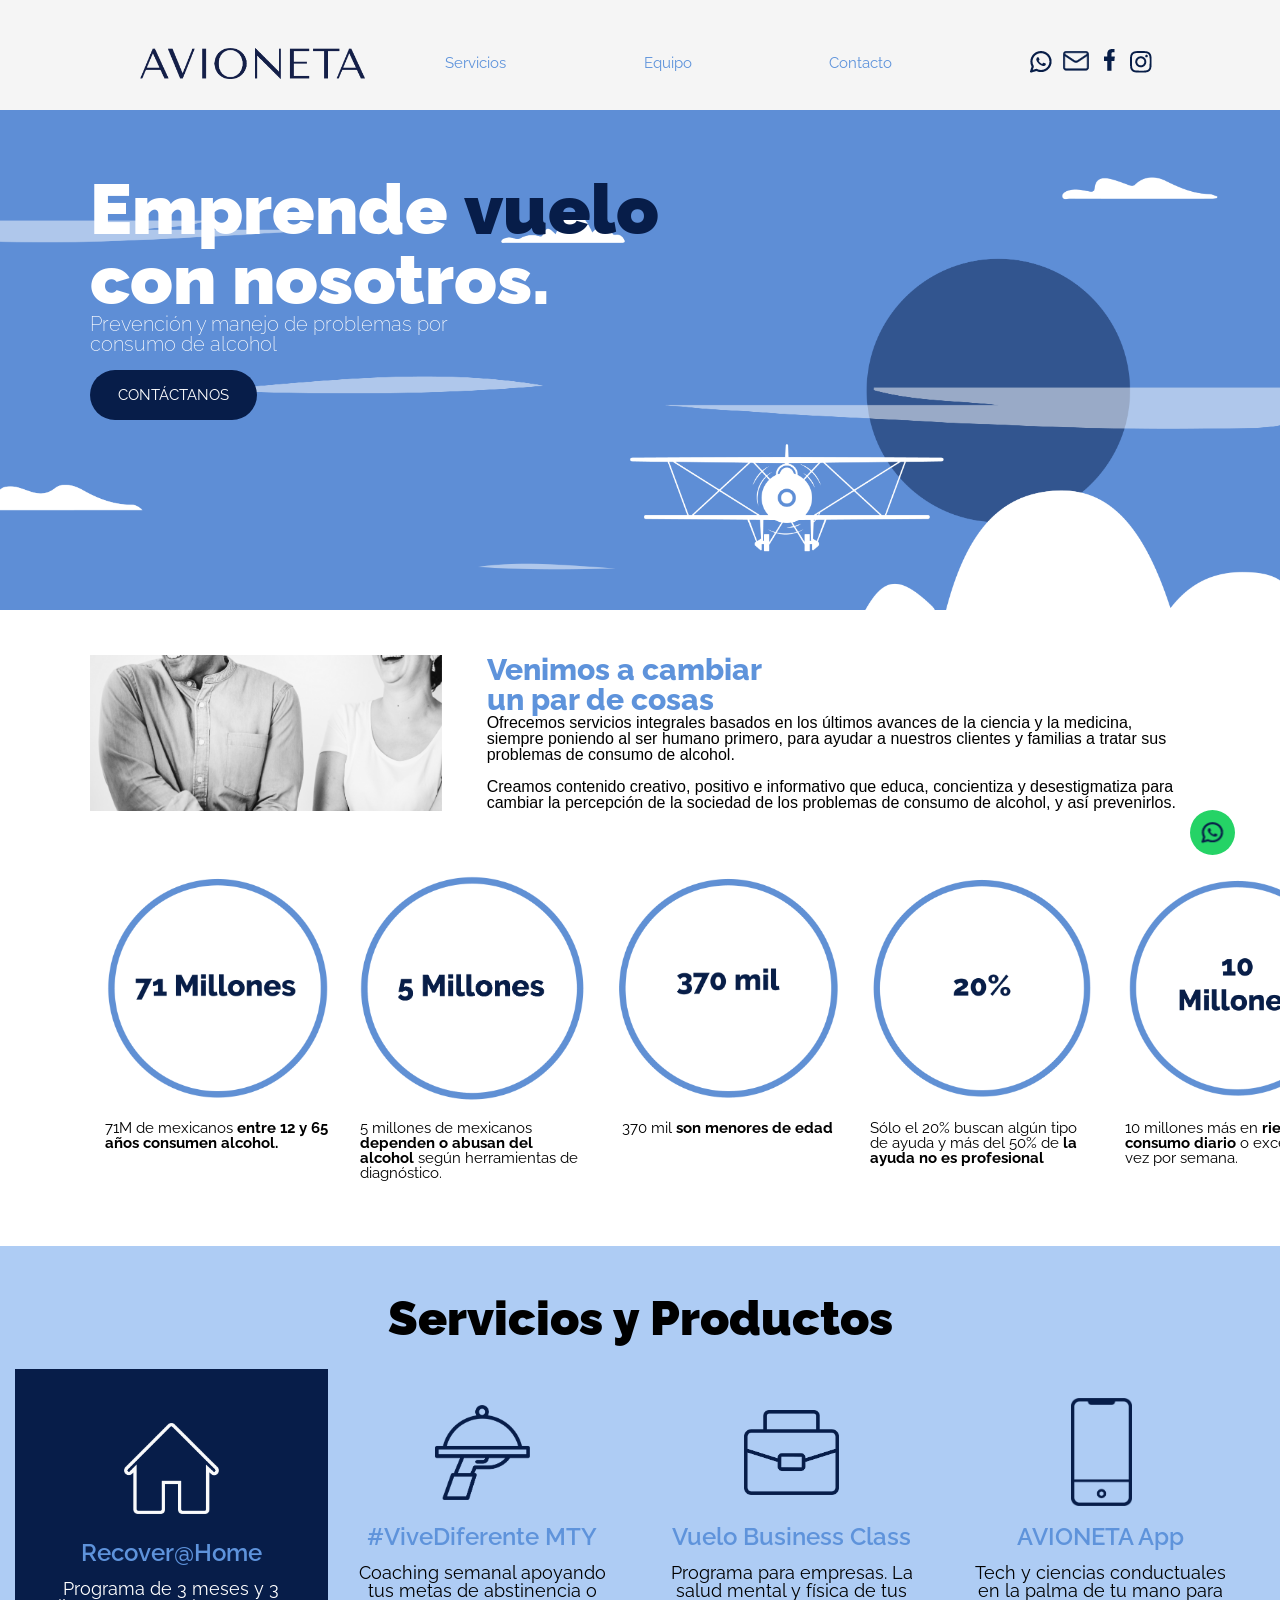
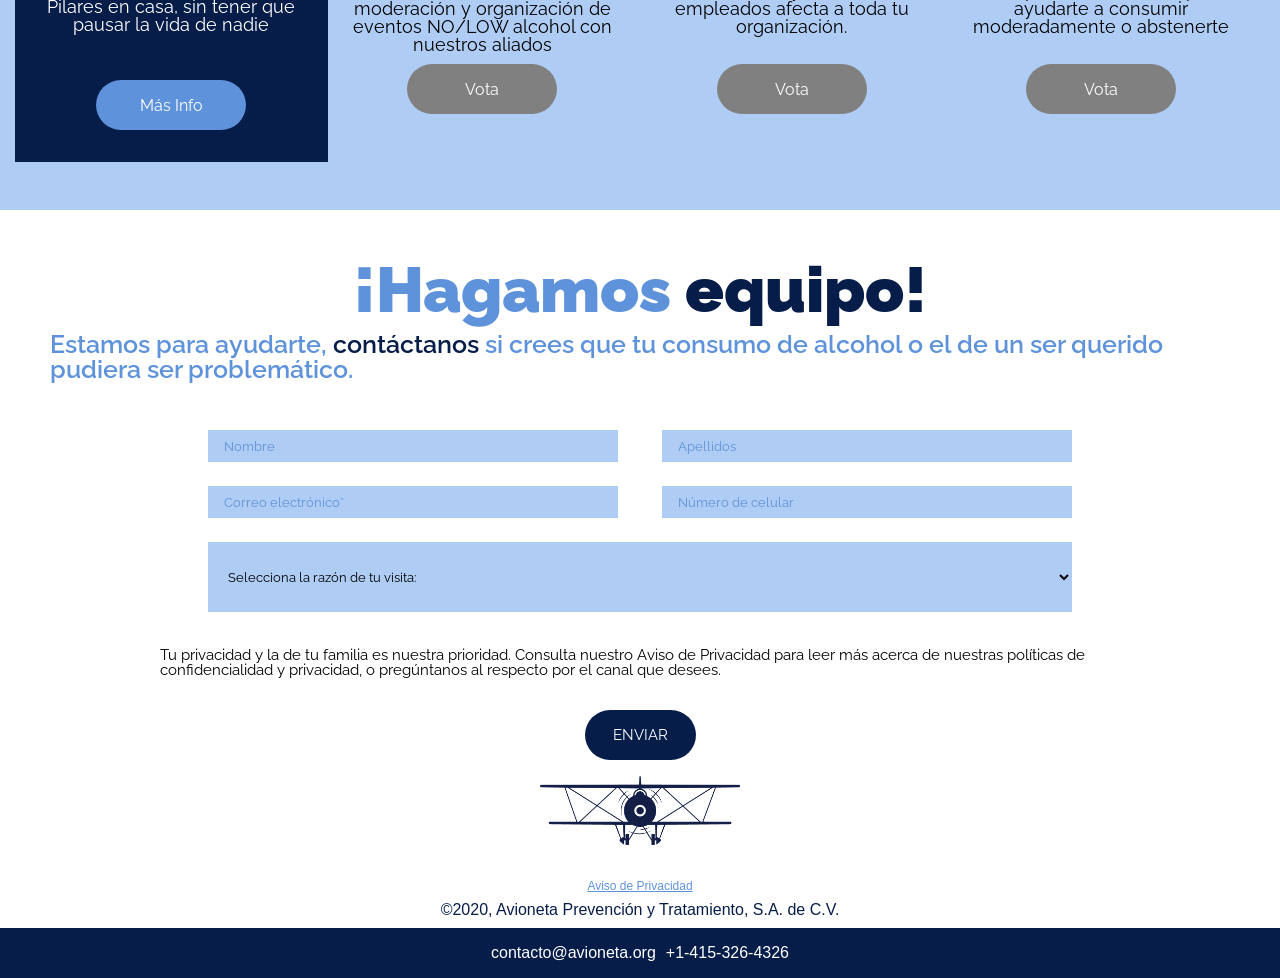
<file: index.html>
<html lang="en">
  <head>
    <meta charset="UTF-8" />
    <meta http-equiv="X-UA-Compatible" content="IE=edge" />
    <meta name="viewport" content="width=device-width, initial-scale=1.0" />
    <link rel="stylesheet" href="./styles/style.css" />
    <link rel="preconnect" href="https://fonts.gstatic.com" />
    <link
      href="https://fonts.googleapis.com/css2?family=Raleway:ital,wght@0,100;0,200;0,300;0,400;0,500;0,600;0,700;0,800;0,900;1,100;1,200;1,300;1,400;1,500;1,600;1,700;1,800;1,900&display=swap"
      rel="stylesheet"
    />
    <!-- Global site tag (gtag.js) - Google Analytics -->
    <script
      async
      src="https://www.googletagmanager.com/gtag/js?id=G-8M933Y4PKY"
    ></script>
    <script>
      window.dataLayer = window.dataLayer || [];
      function gtag() {
        dataLayer.push(arguments);
      }
      gtag("js", new Date());

      gtag("config", "G-8M933Y4PKY");
    </script>
    <!-- Hotjar Tracking Code for http://avioneta.org -->
    <script>
      (function (h, o, t, j, a, r) {
        h.hj =
          h.hj ||
          function () {
            (h.hj.q = h.hj.q || []).push(arguments);
          };
        h._hjSettings = { hjid: 2431789, hjsv: 6 };
        a = o.getElementsByTagName("head")[0];
        r = o.createElement("script");
        r.async = 1;
        r.src = t + h._hjSettings.hjid + j + h._hjSettings.hjsv;
        a.appendChild(r);
      })(window, document, "https://static.hotjar.com/c/hotjar-", ".js?sv=");
    </script>
    <title>
      Avioneta: Prevención y manejo de problemas por consumo de alcohol
    </title>
  </head>
  <body>
    <!-- new Navbar -->
    <!-- Mobile Nav -->
    <nav class="nav-mobile">
      <div class="nav-logo-avioneta">
        <a href="/"
          ><img
            style="width: 225"
            src="/styles/detox/assets_detox/logo-avioneta_azul.png"
            alt=""
        /></a>
      </div>
      <div class="container-hamburger" onclick="toggleMenu()">
        <div class="bar1"></div>
        <div class="bar2"></div>
        <div class="bar3"></div>
      </div>
    </nav>

    <div class="carrussel-equipo-desktop"></div>

    <!-- Desktop Nav + First Div -->
    <div class="desktop-container">
      <nav class="nav-desktop">
        <div class="nav-logo-avioneta">
          <a href="/"
            ><img
              style="width: 225"
              src="/styles/detox/assets_detox/logo-avioneta_azul.png"
              alt=""
          /></a>
        </div>
        <ul class="nav-list">
          <li class="nav-links">
            <a class="nav-hyperlink" href="../index.html#sec_link">Servicios</a>
          </li>
          <!--<li class="nav-links">
            <a class="nav-hyperlink" href="">Nuestra Historia</a>
          </li>-->
          <li class="nav-links">
            <a class="nav-hyperlink" href="equipo">Equipo</a>
          </li>
          <!--<li class="nav-links"><a class="nav-hyperlink" href="">Blog</a></li>-->
          <li class="nav-links">
            <a class="nav-hyperlink" href="#contact_form">Contacto</a>
          </li>
          <ul class="icons-list">
            <li>
              <a target="_blank" href="https://wa.link/pgxwq9"
                ><img src="/styles/detox/assets_detox/whatsapp@2x.png" alt=""
              /></a>
            </li>
            <li>
              <a target="_blank" href="mailto:contacto@avioneta.org"
                ><img src="/styles/detox/assets_detox/001-email@2x.png" alt=""
              /></a>
            </li>
            <li>
              <a
                target="_blank"
                id="facebook_position"
                href="https://www.facebook.com/avioneta.mx"
                ><img
                  id="facebook-image"
                  src="/styles/detox/assets_detox/facebook.png"
                  alt=""
              /></a>
            </li>
            <li>
              <a target="_blank" href="https://www.instagram.com/avioneta_mx/"
                ><img src="/styles/detox/assets_detox/instagram@2x.png" alt=""
              /></a>
            </li>
          </ul>
        </ul>
      </nav>
    </div>

    <!-- Aqui va el dropdown menu -->
    <!-- //Mobile Pagina -->
    <div class="mobile-pagina">
      <div class="menu-mobile-dropdown">
        <div class="links-mobile-dropdown">
          <a href="index.html#sec_link">Servicios</a>
          <!--<a href="">Nuestra Historia</a>-->
          <a href="equipo">Equipo</a>
          <!--<a href="">Blog</a>-->
          <a href="#contact_form">Contacto</a>
        </div>
        <!-- <div class="icon-list-dropdown-mobile">
              <a href="">
                W
              </a>
              <a href="">
                M
              </a>
              <a href="">
                F
              </a>
              <a href="">
                I
              </a>
            </div> -->
      </div>
    </div>

    <!-- Hero Image Section -->
    <!-- <div class="hero-logo-mobile"></div> -->
    <div class="hero-image">
      <div class="container-hero-image">
        <div class="background_text_mobile">
          <h1 class="emprende-vuelo">
            Emprende
            <p class="vuelo">vuelo</p>
            <br />
            con nosotros.
          </h1>
          <h1>
            <span class="hero-heading"
              >Prevención y manejo de problemas por<br />consumo de
              alcohol</span
            >
          </h1>
          <a style="text-decoration: none" href="#contact_form">
            <button class="btn-contact">CONTÁCTANOS</button>
          </a>
        </div>
      </div>
    </div>

    <!-- Section 1 Que hacemos-->
    <div class="seccion1_main_container">
      <div class="img_couple"></div>
      <div class="section1_text">
        <h2 class="subheading_section1">
          Venimos a cambiar <br />un par de cosas
        </h2>
        <p>
          Ofrecemos servicios integrales basados en los últimos avances de la
          ciencia y la medicina, siempre poniendo al ser humano primero, para
          ayudar a nuestros clientes y familias a
          <strong>tratar sus problemas de consumo de alcohol.</strong> <br />
          <br />

          Creamos contenido creativo, positivo e informativo que educa,
          concientiza y desestigmatiza para cambiar la percepción de la sociedad
          de los problemas de consumo de alcohol, y así prevenirlos.
        </p>
      </div>
    </div>

    <div class="seccion1_main_container">
      <div class="circle_container">
        <div class="circle circle1"></div>
        <p class="content_servicio">
          71M de mexicanos
          <span class="bold">entre 12 y 65 años consumen alcohol.</span>
        </p>
      </div>

      <div class="circle_container">
        <div class="circle circle2"></div>
        <p class="content_servicio">
          5 millones de mexicanos
          <span class="bold">dependen o abusan del alcohol</span> según
          herramientas de diagnóstico.
        </p>
      </div>

      <div class="circle_container">
        <div class="circle circle3"></div>
        <p class="content_servicio">
          370 mil
          <span class="bold"> son menores de edad</span>
        </p>
      </div>

      <div class="circle_container">
        <div class="circle circle4"></div>
        <p class="content_servicio">
          Sólo el 20% buscan algún tipo de ayuda y más del 50% de
          <span class="bold"> la ayuda no es profesional</span>
        </p>
      </div>

      <div class="circle_container">
        <div class="circle circle5"></div>
        <p class="content_servicio">
          10 millones más en
          <span class="bold"> riesgo de consumo diario</span>
          o excesivo una vez por semana.
        </p>
      </div>

      <div class="circle_container">
        <div class="circle circle6"></div>
        <p class="content_servicio">
          20 millones de
          <span class="bold">seres queridos también afectados</span>
          por consumo ajeno.
        </p>
      </div>
    </div>

    <!-- Section 2 Servicios y Productos -->
    <div class="big_container">
      <h1 class="section2_heading" id="sec_link">Servicios y Productos</h1>

      <div class="seccion2_main_container">
        <div class="servicio_container_1">
          <div class="servicio servicio1"></div>
          <h3 class="servicio-title-heading">Recover@Home</h3>
          <p class="para_servicio">
            Programa de 3 meses y 3 Pilares en casa, sin tener que pausar la vida de nadie
          </p>
          <!-- <input class="btn-image btn1" onclick="dropdown1()" type="image" id="btn-mas-info" alt="Más Información" src="/assets/155x50.png"> -->
          <a href="detox" class="a-btn"
            ><button class="btn-product-page">Más Info</button></a
          >
        </div>
        <div class="servicio_container_2">
          <div class="sub_servicio_container">
            <div class="servicio_container">
              <div class="servicio servicio2"></div>
              <h3 class="servicio-title-heading">#ViveDiferente MTY</h3>
              <p class="para_servicio">
                Coaching semanal apoyando tus metas de abstinencia o moderación y organización de eventos NO/LOW alcohol con nuestros aliados
              </p>
              <!-- <input class="btn-image btn2" onclick="dropdown2()" type="image" id="btn-mas-info" alt="Más Información"
                src="/assets/output-onlinepngtools.png"> -->
              <a
                class="a-btn"
                href="mailto:contacto@avioneta.org?subject=Quiero que prioricen el desarrollo de #ViveDiferente MTY&body=(¿Tienes otra idea o cosa que desees agregar? ¡Te escuchamos!)"
                ><button id="canceled" class="btn-product-page">Vota</button></a
              >
            </div>
          </div>
          <div class="sub_servicio_container">
            <div class="servicio_container">
              <div class="servicio servicio3"></div>
              <h3 class="servicio-title-heading">Vuelo Business Class</h3>
              <p class="para_servicio">
                Programa para empresas. La salud mental y física de tus empleados afecta a toda tu
                organización.
              </p>
              <!-- <input class="btn-image btn3" type="image" onclick="dropdown3()" id="btn-mas-info" alt="Más Información"
                src="/assets/output-onlinepngtools.png"> -->
              <a
                class="a-btn"
                href="mailto:contacto@avioneta.org?subject=Quiero que prioricen el desarrollo de Vuelo Business Class&body=(¿Tienes otra idea o cosa que desees agregar? ¡Te escuchamos!)"
                ><button id="canceled" class="btn-product-page">Vota</button></a
              >
            </div>
          </div>
          <div class="sub_servicio_container">
            <div class="servicio_container">
              <div class="servicio servicio4"></div>
              <h3 class="servicio-title-heading">AVIONETA App</h3>
              <p class="para_servicio">
                Tech y ciencias conductuales en la palma de tu mano para ayudarte a consumir moderadamente o abstenerte
              </p>
              <!-- <input class="btn-image btn4" onclick="dropdown4()" type="image" id="btn-mas-info" alt="Más Información"
                src="/assets/output-onlinepngtools.png"> -->
                <a
                  class="a-btn"
                  href="mailto:contacto@avioneta.org?subject=Quiero que prioricen el desarrollo de AA Padrino Virtual&body=(¿Tienes otra idea o cosa que desees agregar? ¡Te escuchamos!)"
                  ><button id="canceled" class="btn-product-page">Vota</button></a
                >
              </div>
          </div>
        </div>
        </div>
      </div>
    </div>

    <!-- Display container -->
    <div class="display_container">
      <h3 class="title-paquete">Paquete Empresarial</h3>
      <ul class="list-paquete">
        <li>Educamos y concientizamos a tu fuerza labora</li>
        <li>
          Compartimos con RH herramientas para identificar estos problemas, y la
          confianza a tus empleados contactarnos anónimamente
        </li>
        <li>
          Trabajamos con tus empleados confidencialmente para ayudarlos a
          resolver estos problemas una vez identificados
        </li>
      </ul>
    </div>

    <!-- Seccion 4 Contactanos -->
    <div class="section_4_main">
      <h1 class="heading_hagamos_equipo" id="contact_form">
        ¡Hagamos <span class="blue">equipo!</span>
      </h1>
      <!-- <h3 class="section4_subheading1">Ponte en contacto con nosotros</h3> -->
      <h3 class="section4_subheading2">
        Estamos para ayudarte, <span class="blue">contáctanos</span> si crees
        que tu consumo de alcohol o el de un ser querido pudiera ser
        problemático. <br />
      </h3>
      <!-- Error Message -->
      <div class="error_message" id="error_message"></div>
      <form action="" class="contact_form" onsubmit="validation(event)">
        <div class="form_section">
          <input type="text" placeholder="Nombre" id="name" />
          <input type="text" placeholder="Apellidos" id="last_name" />
        </div>
        <div class="form_section">
          <input
            type="text"
            placeholder="Correo electrónico*"
            id="user_email"
          />
          <input type="text" placeholder="Número de celular" id="phone" />
        </div>

        <select class="select" name="" id="razon_visita">
          <option class="option_text" value="no_selection">
            Selecciona la razón de tu visita:
          </option>
          <option class="option_text" value="consumo_propio">
            Es posible que mi consumo de alcohol es problemático
          </option>
          <option class="option_text" value="ser_querido">
            Un ser querido tiene problemas con el alcohol
          </option>
          <option class="option_text" value="otra">Otra</option>
        </select>
        <p class="content_servicio">
          Tu privacidad y la de tu familia es nuestra prioridad. Consulta
          nuestro Aviso de Privacidad para leer más acerca de nuestras políticas
          de confidencialidad y privacidad, o pregúntanos al respecto por el
          canal que desees.
        </p>
        <br />
        <button type="submit" class="btn-contact">ENVIAR</button>
      </form>

      <div class="logo-avion"></div>
    </div>

    <!-- Footer -->

    <footer class="main-footer">
      <nav>
        <div class="container_aviso">
          <a href="aviso_privacidad" class="aviso_privacidad"
            >Aviso de Privacidad</a
          >
          <p class="avioneta_2020">
            ©2020, Avioneta Prevención y Tratamiento, S.A. de C.V.
          </p>
        </div>
      </nav>
    </footer>
    <div class="franja">
      <p>contacto@avioneta.org</p>
      <p>+1-415-326-4326</p>
    </div>
    <div class="whatsapp-button">
      <a class="btn-whtsp" href="https://wa.me/14153264326" target="_blank"
        ><img src="/styles/detox/assets_detox/whatsapp@2x.png" alt="whatsapp"
      /></a>
    </div>
    <script src="https://smtpjs.com/v3/smtp.js"></script>
    <script src="script.js" defer></script>
  </body>
</html>
</file>
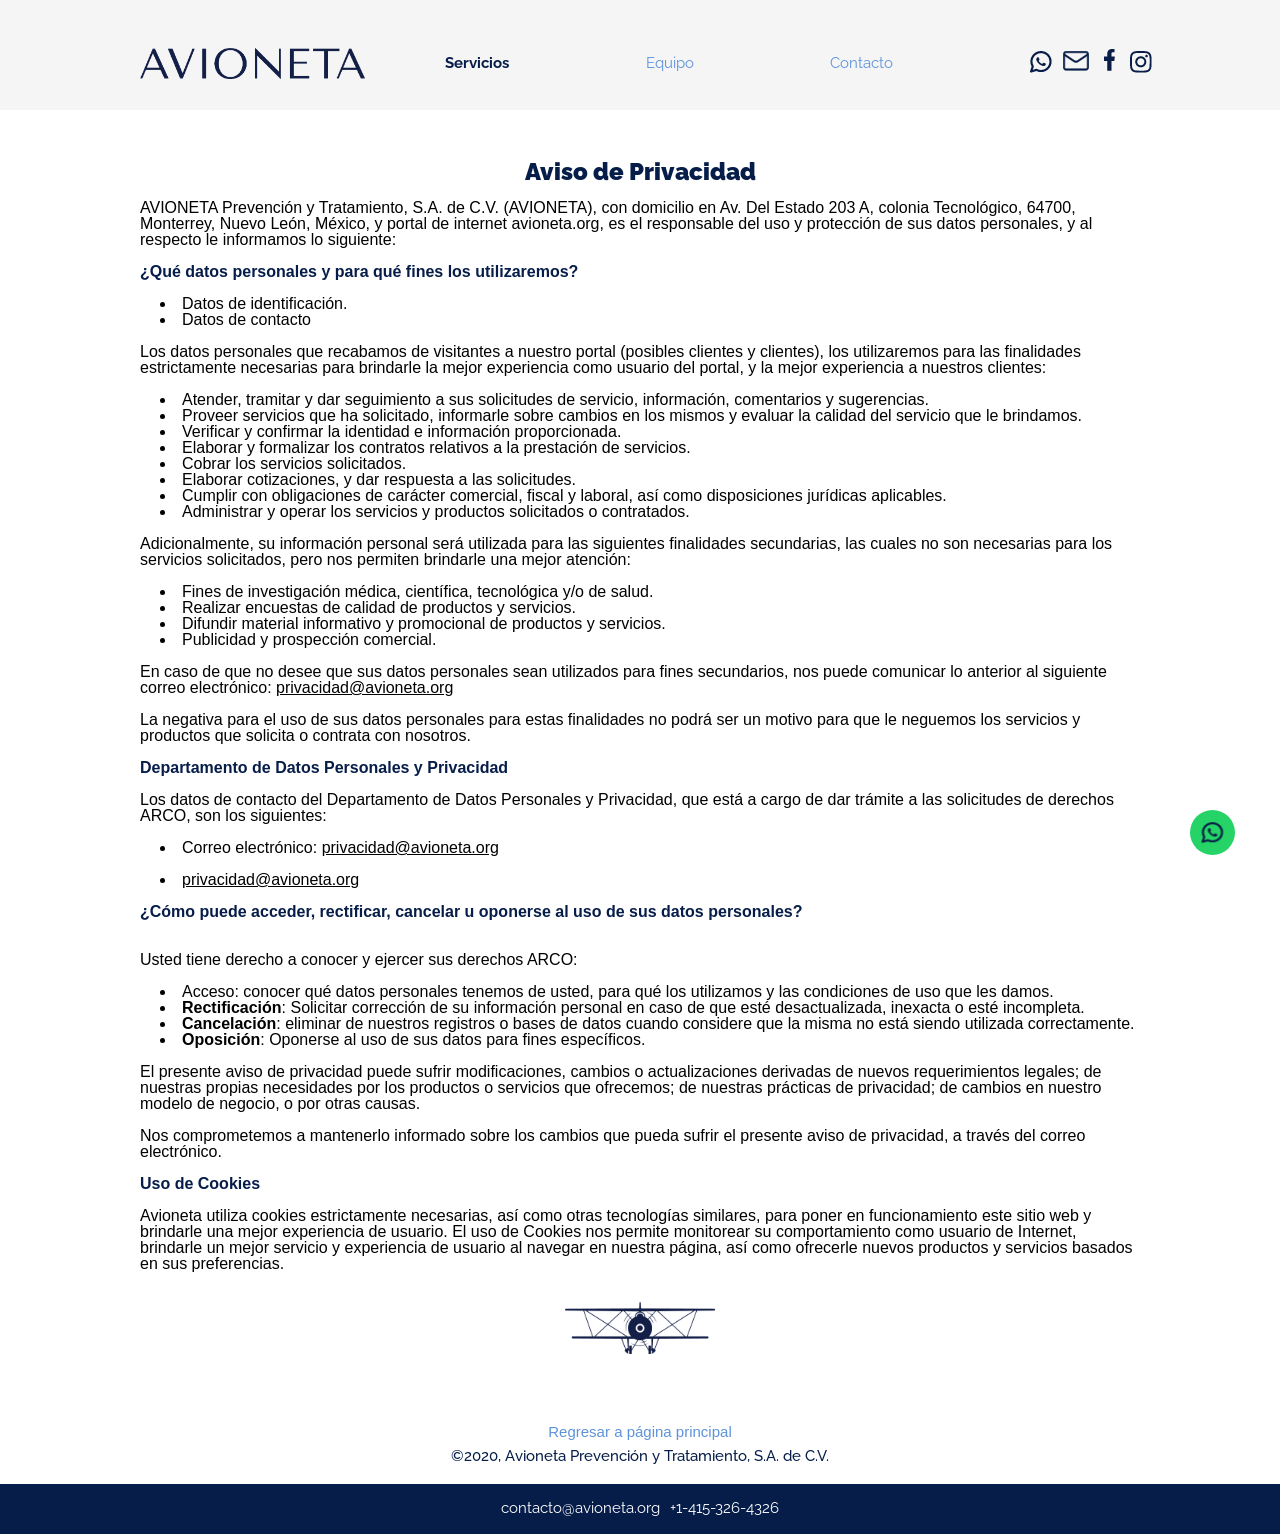
<file: aviso_privacidad.html>
<html lang="en">
<head>
  <meta charset="UTF-8">
  <meta http-equiv="X-UA-Compatible" content="IE=edge">
  <meta name="viewport" content="width=device-width, initial-scale=1.0">
  <title>Aviso de Privacidad</title>
  <link rel="stylesheet" href="../styles/equipo/equipo.css">
  <style>
    @import url('https://fonts.googleapis.com/css2?family=Raleway:wght@200;500;800&family=Tenor+Sans&display=swap');
    </style>
    <!-- Global site tag (gtag.js) - Google Analytics -->
  <script async src="https://www.googletagmanager.com/gtag/js?id=G-8M933Y4PKY"></script>
  <script>
    window.dataLayer = window.dataLayer || [];
    function gtag(){dataLayer.push(arguments);}
    gtag('js', new Date());

    gtag('config', 'G-8M933Y4PKY');
  </script>
    
</head>
<body>
      <!-- Mobile Nav -->
      <nav class="nav-mobile">
      <div class="nav-logo-avioneta">
        <a href="/"><img style="width:225" src="/styles/detox/assets_detox/logo-avioneta_azul.png" alt=""></a>
      </div>
        <div class="container-hamburger" onclick="myFunction(this)">
          <div class="bar1"></div>
          <div class="bar2"></div>
          <div class="bar3"></div>
        </div>
      </nav>
      
      <div class="carrussel-equipo-desktop"></div>

      <!-- Desktop Nav + First Div -->  
      <div class="desktop-container">
        <nav class="nav-desktop">
          <div class="nav-logo-avioneta">
            <a href="/l"><img style="width:225" src="/styles/detox/assets_detox/logo-avioneta_azul.png" alt=""></a>
          </div>
          <ul class="nav-list">
            <li class="nav-links"><a class="nav-hyperlink-highlithed" href="../index.html#sec_link">Servicios</a></li>
            <!--<li class="nav-links"><a class="nav-hyperlink" href="">Nuestra Historia</a></li>-->
            <li class="nav-links"><a class="nav-hyperlink" href="equipo">Equipo</a></li>
            <!--<li class="nav-links"><a class="nav-hyperlink" href="">Blog</a></li>-->
            <li class="nav-links"><a class="nav-hyperlink" href="/#contact_form">Contacto</a></li>
            <ul class="icons-list">
              <li><a target="_blank" href="https://wa.me/14153264326"><img src="/styles/detox/assets_detox/whatsapp@2x.png" alt=""></a></li>
              <li><a target="_blank" href="mailto:contacto@avioneta.org"><img src="/styles/detox/assets_detox/001-email@2x.png" alt=""></a></li>
              <li><a target="_blank" id="facebook_position" href="https://www.facebook.com/avioneta.mx"><img id="facebook-image" src="/styles/detox/assets_detox/facebook.png" alt=""></a></li>
              <li><a target="_blank" href="https://www.instagram.com/avioneta_mx/"><img src="/styles/detox/assets_detox/instagram@2x.png" alt=""></a></li>
            </ul>
          </ul>
        </nav>
      </div>

      <!-- Aqui va el dropdown menu -->
<!-- //Mobile Pagina -->
<div class="mobile-pagina">
  <div class="menu-mobile-dropdown">
    <div class="links-mobile-dropdown">
      <a href="../index.html#sec_link">Servicios</a>
      <!--<a href="">Nuestra Historia</a>-->
      <a href="equipo" id="highlighted-mobile-dropdown">Equipo</a>
      <!--<a href="">Blog</a>-->
      <a href="/#contact_form">Contacto</a>
    </div>
    <!-- <div class="icon-list-dropdown-mobile">
      <a href="">
        W
      </a>
      <a href="">
        M
      </a>
      <a href="">
        F
      </a>
      <a href="">
        I
      </a>
    </div> -->
  </div>
  </div>
      
      <div class="container-main-aviso-privacidad">
        <h3 class="heading-aviso-privacidad">Aviso de Privacidad</h3>
        <br>
        <p>AVIONETA Prevención y Tratamiento, S.A. de C.V. (AVIONETA), con domicilio en Av. Del Estado 203 A, colonia Tecnológico, 64700, Monterrey, Nuevo León, México, y portal de internet avioneta.org, es el responsable del uso y protección de sus datos personales, y al respecto le informamos lo siguiente:</p>
        <br>
        <h3 class="dark_blue">¿Qué datos personales y para qué fines los utilizaremos?</h3>
        <br>
        <ul>
          <li style="list-style: inside; padding-left: 20px ;">Datos de identificación. </li>
          <li style="list-style: inside; padding-left: 20px ;">Datos de contacto</li>
        </ul>
        <br>
        <p>Los datos personales que recabamos de visitantes a nuestro portal (posibles clientes y clientes), los utilizaremos para las finalidades estrictamente necesarias para brindarle la mejor experiencia como usuario del portal, y la mejor experiencia a nuestros clientes:
          <br>
          <br>
          <ul>
            <li style="list-style: inside; padding-left: 20px ;">Atender, tramitar y dar seguimiento a sus solicitudes de servicio, información, comentarios y sugerencias. </li>
            <li style="list-style: inside; padding-left: 20px ;">Proveer servicios que ha solicitado, informarle sobre cambios en los mismos y evaluar la calidad del servicio que le brindamos. </li>
            <li style="list-style: inside; padding-left: 20px ;">Verificar y confirmar la identidad e información proporcionada. </li>
            <li style="list-style: inside; padding-left: 20px ;">Elaborar y formalizar los contratos relativos a la prestación de servicios. </li>
            <li style="list-style: inside; padding-left: 20px ;">Cobrar los servicios solicitados. </li>
            <li style="list-style: inside; padding-left: 20px ;">Elaborar cotizaciones, y dar respuesta a las solicitudes. </li>
            <li style="list-style: inside; padding-left: 20px ;">Cumplir con obligaciones de carácter comercial, fiscal y laboral, así como disposiciones jurídicas aplicables. </li>
            <li style="list-style: inside; padding-left: 20px ;">Administrar y operar los servicios y productos solicitados o contratados. </li>
          </ul>
        <br>
        <p>Adicionalmente, su información personal será utilizada para las siguientes finalidades secundarias, las cuales no son necesarias para los servicios solicitados, pero nos permiten brindarle una mejor atención: </p>
        <br>
        <ul>
          <li style="list-style: inside; padding-left: 20px ;">Fines de investigación médica, científica, tecnológica y/o de salud. </li>
          <li style="list-style: inside; padding-left: 20px ;">Realizar encuestas de calidad de productos y servicios. </li>
          <li style="list-style: inside; padding-left: 20px ;">Difundir material informativo y promocional de productos y servicios. </li>
          <li style="list-style: inside; padding-left: 20px ;">Publicidad y prospección comercial. </li>
        </ul>
        <br>
        <p>En caso de que no desee que sus datos personales sean utilizados para fines secundarios, nos puede comunicar lo anterior al siguiente correo electrónico: 
          <a href="mailto:privacidad@avioenta.org">privacidad@avioneta.org</a></p>
          <br>
          <p>La negativa para el uso de sus datos personales para estas finalidades no podrá ser un motivo para que le neguemos los servicios y productos que solicita o contrata con nosotros.</p>
          <br>
          <h3 class="dark_blue" style=" text-decoration: none; font-weight: 600">Departamento de Datos Personales y Privacidad</h3>
          <br>
          <p>Los datos de contacto del Departamento de Datos Personales y Privacidad, que está a cargo de dar trámite a las solicitudes de derechos ARCO, son los siguientes:</p>
          <ul>
            <br>
            <li style="list-style: inside; padding-left: 20px ;"> Correo electrónico:
               <a href="mailto:privacidad@avioneta.org">privacidad@avioneta.org</a></li>
              <br>
               <li style="list-style: inside; padding-left: 20px ;">               <a href="mailto:privacidad@avioneta.org">privacidad@avioneta.org</a></li>
          </li>
          </ul>
          <br>
          <h3 class="dark_blue" style="text-decoration: none; font-weight: 600">¿Cómo puede acceder, rectificar, cancelar u oponerse al uso de sus datos personales?</h3>
          <br>
          <ul>
            <br>
            <p>Usted tiene derecho a conocer y ejercer sus derechos ARCO:</p>
            <br>
            <li style="list-style: inside; padding-left: 20px ;"> <span>Acceso</span>: conocer qué datos personales tenemos de usted, para qué los utilizamos y las condiciones de uso que les damos.
            </li>
            <li style="list-style: inside; padding-left: 20px ;"> <span style="font-weight: bold;">Rectificación</span>: Solicitar corrección de su información personal en caso de que esté desactualizada, inexacta o esté incompleta. 
            </li>
            <li style="list-style: inside; padding-left: 20px ;"> <span style="font-weight: bold;">Cancelación</span>: eliminar de nuestros registros o bases de datos cuando considere que la misma no está siendo utilizada correctamente.
            </li>
            <li style="list-style: inside; padding-left: 20px ;"> <span style="font-weight: bold;">Oposición</span>: Oponerse al uso de sus datos para fines específicos. 
            </li>
            <br> 
            <p>El presente aviso de privacidad puede sufrir modificaciones, cambios o actualizaciones derivadas de nuevos requerimientos legales; de nuestras propias necesidades por los productos o servicios que ofrecemos; de nuestras prácticas de privacidad; de cambios en nuestro modelo de negocio, o por otras causas.</p>
            <br>
            <p>Nos comprometemos a mantenerlo informado sobre los cambios que pueda sufrir el presente aviso de privacidad, a través del correo electrónico.</p>   
            <br>
            <h3 class="dark_blue" style="text-decoration: none; font-weight: 600">Uso de Cookies</h3>
            <br>
            <p>Avioneta utiliza cookies estrictamente necesarias, así como otras tecnologías similares, para poner en funcionamiento este sitio web y brindarle una mejor experiencia de usuario. El uso de Cookies nos permite monitorear su comportamiento como usuario de Internet, brindarle un mejor servicio y experiencia de usuario al navegar en nuestra página, así como ofrecerle nuevos productos y servicios basados en sus preferencias.</p>
          </ul>

          
          <img src="/assets/emblema_azul.png" style="width: 150px; margin: auto; margin-top: 30px;" alt="">
          
          
          
          
        </div>
   <!-- Footer -->
   
   <footer class="main-footer">
    <nav>
      <div class="container_aviso">
        <a href="/" class="aviso_privacidad">Regresar a página principal</a>
        <p class="avioneta_2020"> ©2020, Avioneta Prevención y Tratamiento, S.A. de C.V.</p>
      </div>
    </nav>
  </footer>
<div class="franja">
  <p>contacto@avioneta.org</p>
  <p>+1-415-326-4326</p>
</div>
<div class="whatsapp-button">
  <a class="btn-whtsp" href="https://wa.me/14153264326" target="_blank"
    ><img src="/styles/detox/assets_detox/whatsapp@2x.png" alt="whatsapp"
  /></a>
</div>
  <script src="https://smtpjs.com/v3/smtp.js"></script>
  <script src="https://code.jquery.com/jquery-3.3.1.slim.min.js" integrity="sha384-q8i/X+965DzO0rT7abK41JStQIAqVgRVzpbzo5smXKp4YfRvH+8abtTE1Pi6jizo" crossorigin="anonymous"></script>
<script src="https://cdnjs.cloudflare.com/ajax/libs/popper.js/1.14.7/umd/popper.min.js" integrity="sha384-UO2eT0CpHqdSJQ6hJty5KVphtPhzWj9WO1clHTMGa3JDZwrnQq4sF86dIHNDz0W1" crossorigin="anonymous"></script>
<script src="https://stackpath.bootstrapcdn.com/bootstrap/4.3.1/js/bootstrap.min.js" integrity="sha384-JjSmVgyd0p3pXB1rRibZUAYoIIy6OrQ6VrjIEaFf/nJGzIxFDsf4x0xIM+B07jRM" crossorigin="anonymous"></script>
<script src="/styles/equipo/equipo.js"></script>
</body>
</html>
      
</html>
</file>
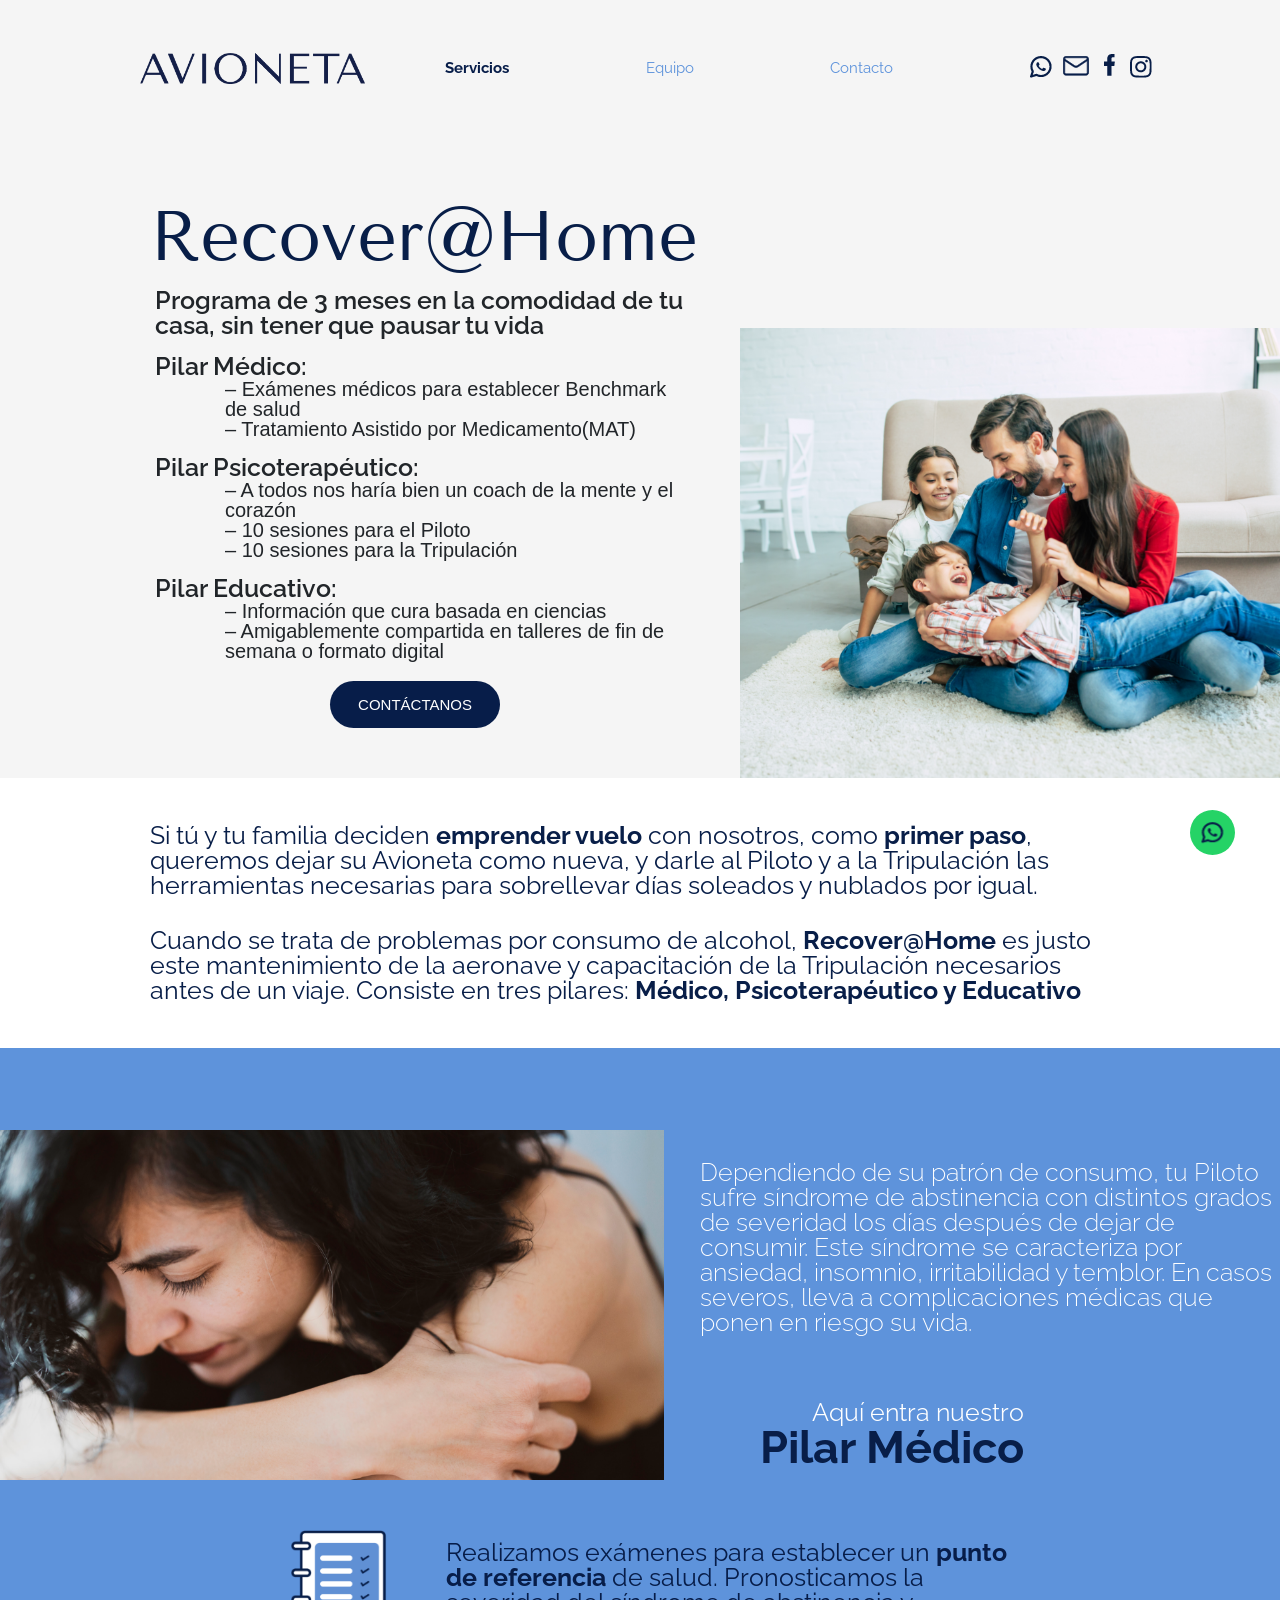
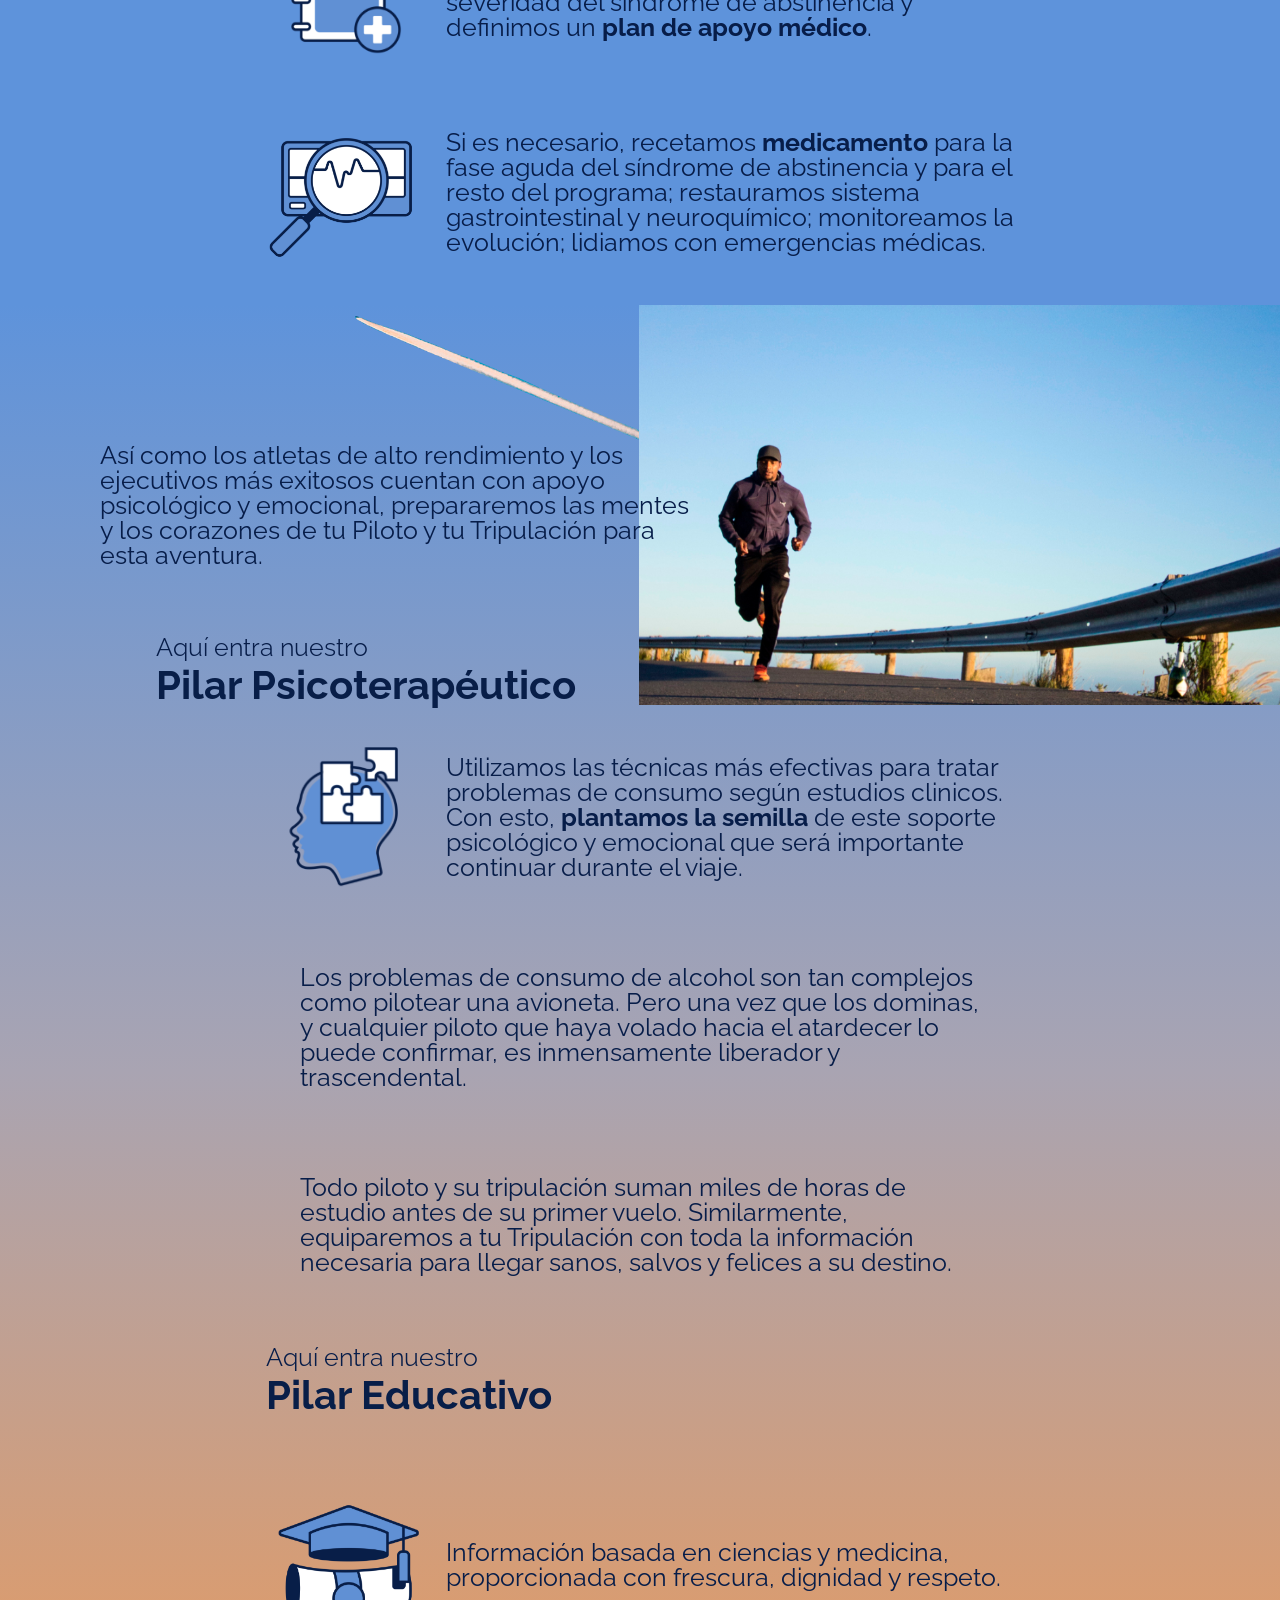
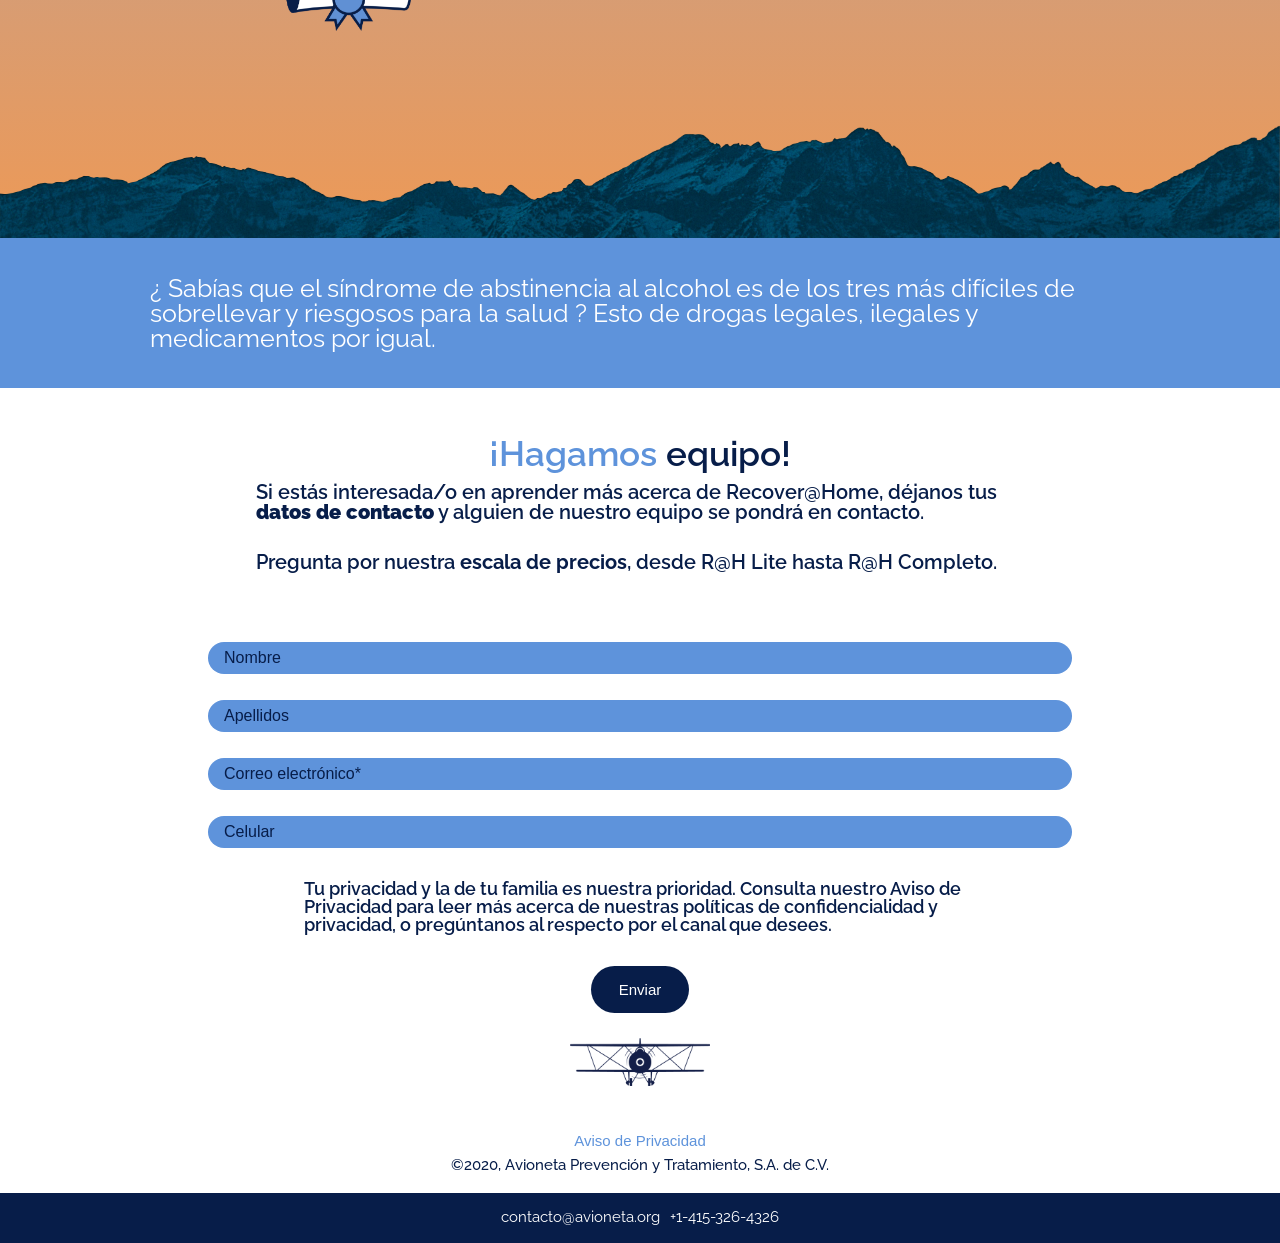
<file: detox.html>
<html lang="en">
<head>
  <meta charset="UTF-8">
  <meta http-equiv="X-UA-Compatible" content="IE=edge">
  <meta name="viewport" content="width=device-width, initial-scale=1.0">
  <title>Recover@Home</title>
  <link rel="stylesheet" href="https://stackpath.bootstrapcdn.com/bootstrap/4.3.1/css/bootstrap.min.css" integrity="sha384-ggOyR0iXCbMQv3Xipma34MD+dH/1fQ784/j6cY/iJTQUOhcWr7x9JvoRxT2MZw1T" crossorigin="anonymous">
  <link rel="stylesheet" href="../styles/detox/style.css">
  <style>
    @import url('https://fonts.googleapis.com/css2?family=Raleway:wght@200;500;800&family=Tenor+Sans&display=swap');
    </style>
    <!-- Global site tag (gtag.js) - Google Analytics -->
  <script async src="https://www.googletagmanager.com/gtag/js?id=G-8M933Y4PKY"></script>
  <script>
    window.dataLayer = window.dataLayer || [];
    function gtag(){dataLayer.push(arguments);}
    gtag('js', new Date());

    gtag('config', 'G-8M933Y4PKY');
  </script>
  <!-- Hotjar Tracking Code for http://avioneta.org -->
  <script>
    (function (h, o, t, j, a, r) {
      h.hj =
        h.hj ||
        function () {
          (h.hj.q = h.hj.q || []).push(arguments);
        };
      h._hjSettings = { hjid: 2431789, hjsv: 6 };
      a = o.getElementsByTagName("head")[0];
      r = o.createElement("script");
      r.async = 1;
      r.src = t + h._hjSettings.hjid + j + h._hjSettings.hjsv;
      a.appendChild(r);
    })(window, document, "https://static.hotjar.com/c/hotjar-", ".js?sv=");
  </script>
</head>
<body>
      <!-- Mobile Nav -->
      <nav class="nav-mobile">
      <div class="nav-logo-avioneta"><a href="/"><img class="logo-avioneta-mobile" style="width:225" src="/styles/detox/assets_detox/logo-avioneta_azul.png" id="logo-azul" alt=""></a></div>
      
        <div class="container-hamburger" id='container-hamburger' onclick=toggleMenu()>
          <div class="bar1"></div>
          <div class="bar2"></div>
          <div class="bar3"></div>
        </div>
      </nav>
      
      <!-- Desktop Nav + First Div -->  
      <div class="desktop-container">
        <nav class="nav-desktop">
          <div class="nav-logo-avioneta">
            <a href="/"><img style="width:225px"src="/styles/detox/assets_detox/logo-avioneta_azul.png" alt=""></a>
          </div>
          <ul class="nav-list">
            <li class="nav-links"><a class="nav-hyperlink-highlithed" href="/index.html#sec_link">Servicios</a></li>
            <!--<li class="nav-links"><a class="nav-hyperlink" href="../index.html#sec_link">Nuestra Historia</a></li>-->
            <li class="nav-links"><a class="nav-hyperlink" href="equipo">Equipo</a></li>
            <!--<li class="nav-links"><a class="nav-hyperlink" href="">Blog</a></li>-->
            <li class="nav-links"><a class="nav-hyperlink" href="#contact_form">Contacto</a></li>
            <ul class="icons-list">
              <li><a target="_blank" href="https://wa.me/14153264326"><img src="/styles/detox/assets_detox/whatsapp@2x.png" alt=""></a></li>
              <li><a target="_blank" href="mailto:contacto@avioneta.org"><img src="/styles/detox/assets_detox/001-email@2x.png" alt=""></a></li>
              <li><a target="_blank" id="facebook_position" href="https://www.facebook.com/avioneta.mx"><img id="facebook-image" src="/styles/detox/assets_detox/facebook.png" alt=""></a></li>
              <li><a target="_blank" href="https://www.instagram.com/avioneta_mx/"><img src="/styles/detox/assets_detox/instagram@2x.png" alt=""></a></li>
            </ul>
          </ul>
        </nav>
      </div>

      <!-- //Mobile Pagina -->
      <div class="mobile-pagina">
        <div class="menu-mobile-dropdown">
          <div class="links-mobile-dropdown">
            <a href="../index.html#sec_link">Servicios</a>
            <!--<a href="">Nuestra Historia</a>-->
            <a href="equipo" id="highlighted-mobile-dropdown">Equipo</a>
            <!--<a href="mailto:contacto@avioneta.org">Blog</a>-->
            <a href="#contact_form">Contacto</a>
          </div>
          <!-- <div class="icon-list-dropdown-mobile">
            <a href="">
              W
            </a>
            <a href="">
              M
            </a>
            <a href="">
              F
            </a>
            <a href="">
              I
            </a>
          </div> -->
        </div>
        </div>

      <div class="detox-paragrah-image-container">
        <div class="container-julls">

          <div class="text-container"></div>
          <div class="detox-home-container-desktop">
            <h1 class="heading-detox-home tenor-medium-70px">Recover@Home</h1>
            <p class="detox-paragraph-pilar raleway-medium-25px">Programa de 3 meses en la comodidad de tu casa, sin tener que pausar tu vida</p>
            <p class="detox-paragraph-pilar raleway-medium-25px bold-600">Pilar Médico:</p>
            <p class="detox-paragraph-indent1 raleway-medium-20px">– Exámenes médicos para establecer Benchmark de salud</p>
            <p class="detox-paragraph-indent1 raleway-medium-20px">– Tratamiento Asistido por Medicamento(MAT)</p>
            <p class="detox-paragraph-pilar raleway-medium-25px bold-600">Pilar Psicoterapéutico:</p>
            <p class="detox-paragraph-indent1 raleway-medium-20px">– A todos nos haría bien un coach de la mente y el corazón</p>
            <p class="detox-paragraph-indent1 raleway-medium-20px">– 10 sesiones para el Piloto</p>
            <p class="detox-paragraph-indent1 raleway-medium-20px">– 10 sesiones para la Tripulación</p>
            <p class="detox-paragraph-pilar raleway-medium-25px bold-600">Pilar Educativo:</p>
            <p class="detox-paragraph-indent1 raleway-medium-20px">– Información que cura basada en ciencias</p>
            <p class="detox-paragraph-indent1 raleway-medium-20px">– Amigablemente compartida en talleres de fin de semana o formato digital</p>
            <a href="#contact_form" style="text-decoration: none;"><button class="btn-call-to-action">CONTÁCTANOS</button></a>
          </div>
          <div class="desktop-family-image-div">
            <img src="/styles/detox/assets_detox/family-desktop.png" alt="">
          </div>
        </div>
      
      </div>


      <div class="detox-home-container">
        <h1 class="heading-detox-home raleway-medium-70px">Recover@Home</h1>
        <p class="detox-paragraph-pilar">Programa de tres meses en la comodidad de tu casa, sin tener que pausar tu vida</p>
        <p class="detox-paragraph-pilar">Pilar Médico:</p>
        <p class="detox-paragraph-indent1">– Exámenes médicos para establecer Benchmark de salud</p>
        <p class="detox-paragraph-indent1">– Tratamiento Asistido por Medicamento(MAT)</p>
        <p class="detox-paragraph-pilar">Pilar Psicoterapéutico:</p>
        <p class="detox-paragraph-indent1">– A todos nos haría bien un coach de la mente y el corazón</p>
        <p class="detox-paragraph-indent1">– 10 sesiones para el Piloto</p>
        <p class="detox-paragraph-indent1">– 10 sesiones para la Tripulación</p>
        <p class="detox-paragraph-pilar">Pilar Educativo: </p>
        <p class="detox-paragraph-indent1">– Información que cura basada en ciencias</p>
        <p class="detox-paragraph-indent1">– Amigablemente compartida en talleres de fin de semana o formato digital</p>
        <a href="#contact_form" style="text-decoration: none;"><button class="btn-call-to-action">CONTÁCTANOS</button></a>
      </div>
      <div class="image-family"></div>
      <div class="container-paragraph-family raleway-medium-25px">
        <p>Si tú y tu familia deciden <span class="bold-paragraph">emprender vuelo</span> con nosotros, como <span class="bold-paragraph">primer paso</span>, queremos dejar su Avioneta como nueva, y darle al Piloto y a la Tripulación las herramientas necesarias para sobrellevar días soleados y nublados por igual.</p>
        <p class="second-paragraph">Cuando se trata de problemas por consumo de alcohol,<span class="bold-paragraph"> Recover@Home</span> es justo este mantenimiento de la aeronave y capacitación de la Tripulación necesarios antes de un viaje. Consiste en tres pilares:<span class="bold-paragraph"> Médico, Psicoterapéutico y Educativo</span></p>
      </div>
      <div class="main-container-graph">
        <div class="graph-container">
          
          <!-- <div class="graph1">
            <h2 class="heading-new-graph">Recover@Home<br>Lite</h2>
            <br>
            <p class="new-graph-text">Si tu Piloto no sufrirá síndrome de abstinancia, o en menor severidad, el servico Médico es más light y económico</p>
            <h2 class="mas-info-graph"><a href="#contact_form">Más Info</a></h2></a>
          </div>

          <div class="graph2">
            <h2 class="heading-new-graph">Recover@Home<br>Completo</h2>
            <br>
            <p class="new-graph-text">Todos los componentes de los 3 Pilares descritos en el resto de esta página</p>
            <p class="mas-info-graph"><a href="#contact_form">Más Info</a></p>
          </div> -->

<!--           <div class="graph3">
            <p class="new-graph-text">¿Qué sigue después <br> de Recover@Home?</p>
            <div class="wrapper-flecha"><img src="../styles/equipo/carrusel-general/arrow_negra.svg" style="fill: black;" alt=""></div>
          </div>

          <div class="graph4">
            <h2 class="recover-home">Recover@Home</h2>
            <p>Duración: 3 meses <br>
              <br>
              <span class="heading-new-graph">Pilár Médico</span>
              <br>
            – Tratamiento Asistido por Medicamento(MAT)
            <br>
            <br>
            <span class="heading-new-graph">Pilar Psicoterapéutico:</span>
            <p>– 10 sesiones para la Familia</p>
            <p>– 10 sesiones para el Cliente</p>
            <br>
            <span class="heading-new-graph-left">Pilar Educativo:</span>
            – Acceso a todo el material de los talleres educativos. <br> – 'Office Hours' semanales para resolver dudas
            </p>
            <h2 class="mas-info-graph"><a href="#contact_form">Más Info</a></h2>
          </div> -->

        </div>
      </div>
      <div class="blue-line"></div>
      <div class="container-principal">
          <img id="ansiedad-mobil" src="/styles/detox/assets_detox/Ansiedad-Mobil.png" alt="">
          <div class="overlay">
            <p class="paragraph-partones-consumo">Dependiendo de su patrón de consumo, tu Piloto sufre síndrome de abstinencia con distintos grados de severidad los días después de dejar de consumir. Este síndrome se caracteriza por ansiedad, insomnio, irritabilidad y temblor. En casos severos, lleva a complicaciones médicas que ponen en riesgo su vida.</p>
          </div>
      </div>

      <div class="container-deperesion-desktop">
        <div class="desktop-andsiedad-image-div">
          <img id="imagen-ansiedad" src="/styles/detox/assets_detox/Ansiedad.png" alt="">
          <div class="depresion-texto-desktop">
            <p>Dependiendo de su patrón de consumo, tu Piloto sufre síndrome de abstinencia con distintos grados de severidad los días después de dejar de consumir. Este síndrome se caracteriza por ansiedad, insomnio, irritabilidad y temblor. En casos severos, lleva a complicaciones médicas que ponen en riesgo su vida.</p>
          </div>
        </div>
      </div>
      
      <!-- Desktop Big info container -->
      <div class="desktop-info-big-container">
        <div class="pilar-medico-container">
          
          

          <div class="container-julls-column">
            <h3 class="heading-3-pilar-medico" id="pilar-medico-heading-desktop">Aquí entra nuestro</h3>
            <h2 class="heading-2-pilar-medico" id="pilar-medico-heading-desktop">Pilar Médico</h2>
          </div>
          
          
          <!-- Depues de pilar Movill -->
          <div class="desktop-row">
            <img style="width:180" src="/styles/detox/assets_detox/circulo_1.png" alt="">
            <p class="paragraph-pilar-medico">Realizamos exámenes para establecer un <span class="bold-paragraph">punto de referencia</span> de salud. Pronosticamos la severidad del síndrome de abstinencia y definimos un <span class="bold-paragraph">plan de apoyo médico</span>.</p>
          </div>
          
          <div class="desktop-row"> 
            <img style="width:180" src="/styles/detox/assets_detox/ciruclo2.png" alt="">
            <p class="paragraph-pilar-medico">Si es necesario, recetamos <span class="bold-paragraph">medicamento</span> para la fase aguda del síndrome de abstinencia y para el resto del programa; restauramos sistema gastrointestinal y neuroquímico; monitoreamos la evolución; lidiamos con emergencias médicas.</p>
          </div>

        </div>
      </div>
        
        <!-- Runner Mobile -->
        <div class="image-runner-mobile">
          <div class="destop-row">
            <p class="paragraph-pilar-medico">Así como los atletas de alto rendimiento y los ejecutivos más exitosos cuentan con apoyo psicológico y emocional, prepararemos las mentes y los corazones de tu Piloto y tu Tripulación para esta aventura.</p>
          </div>
        </div>
        

        <!-- Image Runner -->
        <!-- <div class="image-runner"></div> -->
        
        <div class="background-montaña">
          
          <img id="estela_desktop"  src="/styles/detox/assets_detox/Avioneta-Estela-1920X485.png" alt="">
          <div class="runner-desktop">
            <div class="runner-paragraph-container">
              <div class="width-div">
                <p id="runner-azul" class="paragraph-runner-foto">Así como los atletas de alto rendimiento y los ejecutivos más exitosos cuentan con apoyo psicológico y emocional, prepararemos las mentes y los corazones de tu Piloto y tu Tripulación para esta aventura.</p>
              </div>
              <img src="/styles/detox/assets_detox/Runner_Mobile.png" alt="" class="runner-image" id="runner-image">
            </div>
            
            
          </div>

          
          
          <div class="pilar-psicotrapeutico-container">
            <div class="desktop-pilares-heading-with-center">
              <h3 class="heading-3-pilar-psicotrapeutico" id="pilar-psicoterapeutico-heading-desktop">Aquí entra nuestro</h3>
              <h2 class="heading-2-pilar-psicotrapeutico"
              id="pilar-psicoterapeutico-heading-desktop">Pilar Psicoterapéutico</h2>
            </div>
            
            <div class="desktop-row">
              <img style="width:180px"src="/styles/detox/assets_detox/circulo3.png" alt="">
              <p class="paragraph-pilar-medico">Utilizamos las técnicas más efectivas para tratar problemas de consumo según estudios clinicos. Con esto, <span class="bold-paragraph">plantamos la semilla</span> de este soporte psicológico y emocional que será importante continuar durante el viaje.</p>
            </div> 
            <div class="linea-divisoria-mobil"></div>
            <div class="desktop-container-paragraph">
              <p class="paragraph-pilar-medico" id="margin45top">Los problemas de consumo de alcohol son tan complejos como pilotear una avioneta. Pero una vez que los dominas, y cualquier piloto que haya volado hacia el atardecer lo puede confirmar, es inmensamente liberador y trascendental.</p>
            </div>
            
            <div class="desktop-container-paragraph">
              <p class="paragraph-pilar-medico" id="margin45top">Todo piloto y su tripulación suman miles de horas de estudio antes de su primer vuelo. Similarmente, equiparemos a tu Tripulación con toda la información necesaria para llegar sanos, salvos y felices a su destino.</p>
            </div>
            
            <div class="desktop-pilares-heading-with-center-2">
              <h3 class="heading-3-pilar-psicotrapeutico" id="nuestro-pilar-educativo">Aquí entra nuestro</h3>
              <h2 class="heading-2-pilar-psicotrapeutico"
              id="#pilar-educativo-heading-desktop">Pilar Educativo</h2>
            </div>
            
            <div class="desktop-row">
              <img style="width:180" src="/styles/detox/assets_detox/circulo4.png" alt="">
              <p class="paragraph-pilar-medico">Información basada en ciencias y medicina, proporcionada con frescura, dignidad y respeto.</p>
            </div>    
          </div>
          <img id="montana_destkop" src="styles/detox/assets_detox/Montana-1920x200.svg" alt="">
          
        </div>

          <div class="pilar-educativo-paragraph-container">
            <p class="paragraph-pilar-medico" id="sabias-que-el">¿ Sabías que el síndrome de abstinencia al alcohol es de los tres más difíciles de sobrellevar y riesgosos para la salud ? Esto de drogas legales, ilegales y medicamentos por igual.</p>
            
          </div>
          
          <div class="section_4_main">
            <h1 class="heading_hagamos_equipo" id="contact_form">¡Hagamos <span class="blue">equipo!</span></h1>
            <!-- <h3 class="section4_subheading1">Ponte en contacto con nosotros</h3> -->
            <h3 class="section4_subheading2">Si estás interesada/o en aprender más acerca de Recover@Home, déjanos tus <span class="datos-contacto-bold">datos de contacto</span> y alguien de nuestro equipo se pondrá en contacto.<br>
              <p class="second-paragraph">Pregunta por nuestra <span class="bold-paragraph"> escala de precios</span>, desde R@H Lite hasta R@H Completo.</span></p>
            </h3>
            <!-- Error Message -->
            <div class="error_message" id='error_message'></div>
            <form action="" class="contact_form" onsubmit="validation">
              <div class="form_section">
                <input type="text" placeholder="Nombre" id="name">
                <input type="text" placeholder="Apellidos" id="last_name">
              </div> 
              <div class="form_section">
                <input type="text" placeholder="Correo electrónico*" id="user_email">
                <input type="text" placeholder="Celular" id="phone">
              </div>
              
             <!-- <select class="select" name="" id="razon_visita">
               <option class='option_text'value="no_selection">Selecciona la razón de tu visita:</option>
               <option class='option_text'value="consumo_propio">Es posible que mi consumo de alchol es problemático</option>
               <option class='option_text' value="ser_querido">Un ser querido tiene problemas con el alchol</option>
               <option class='option_text' value="otra">Otra</option>
              </select> -->
              <br>
              <p class="content_servicio">Tu privacidad y la de tu familia es nuestra prioridad. Consulta nuestro Aviso de Privacidad para leer más acerca de nuestras políticas de confidencialidad y privacidad, o pregúntanos al respecto por el canal que desees.</p>
              <br>
             <button type="submit" id="buton-enviar" class="btn-contact">Enviar</button>
           </form>
           
           <div class="logo-avion"></div>
        
          </div>
   
   
   <!-- Footer -->
   
   <footer class="main-footer">
    <nav>
      <div class="container_aviso">
        <a href="aviso_privacidad" class="aviso_privacidad">Aviso de Privacidad</a>
        <p class="avioneta_2020"> ©2020, Avioneta Prevención y Tratamiento, S.A. de C.V.</p>
      </div>
    </nav>
  </footer>
<div class="franja">
  <p>contacto@avioneta.org</p>
  <p>+1-415-326-4326</p>
</div>
<div class="whatsapp-button">
  <a class="btn-whtsp" href="https://wa.me/14153264326" target="_blank"
    ><img src="/styles/detox/assets_detox/whatsapp@2x.png" alt="whatsapp"
  /></a>
</div>
  <script src="https://smtpjs.com/v3/smtp.js"></script>
  <script src="https://code.jquery.com/jquery-3.3.1.slim.min.js" integrity="sha384-q8i/X+965DzO0rT7abK41JStQIAqVgRVzpbzo5smXKp4YfRvH+8abtTE1Pi6jizo" crossorigin="anonymous"></script>
<script src="https://cdnjs.cloudflare.com/ajax/libs/popper.js/1.14.7/umd/popper.min.js" integrity="sha384-UO2eT0CpHqdSJQ6hJty5KVphtPhzWj9WO1clHTMGa3JDZwrnQq4sF86dIHNDz0W1" crossorigin="anonymous"></script>
<script src="https://stackpath.bootstrapcdn.com/bootstrap/4.3.1/js/bootstrap.min.js" integrity="sha384-JjSmVgyd0p3pXB1rRibZUAYoIIy6OrQ6VrjIEaFf/nJGzIxFDsf4x0xIM+B07jRM" crossorigin="anonymous"></script>
</body>
</html>
      
<script src="https://cdn.jsdelivr.net/npm/bootstrap@5.0.0-beta3/dist/js/bootstrap.bundle.min.js" integrity="sha384-JEW9xMcG8R+pH31jmWH6WWP0WintQrMb4s7ZOdauHnUtxwoG2vI5DkLtS3qm9Ekf" crossorigin="anonymous"></script>
  <script src="/styles/detox/script.js"></script>
</html>
</file>
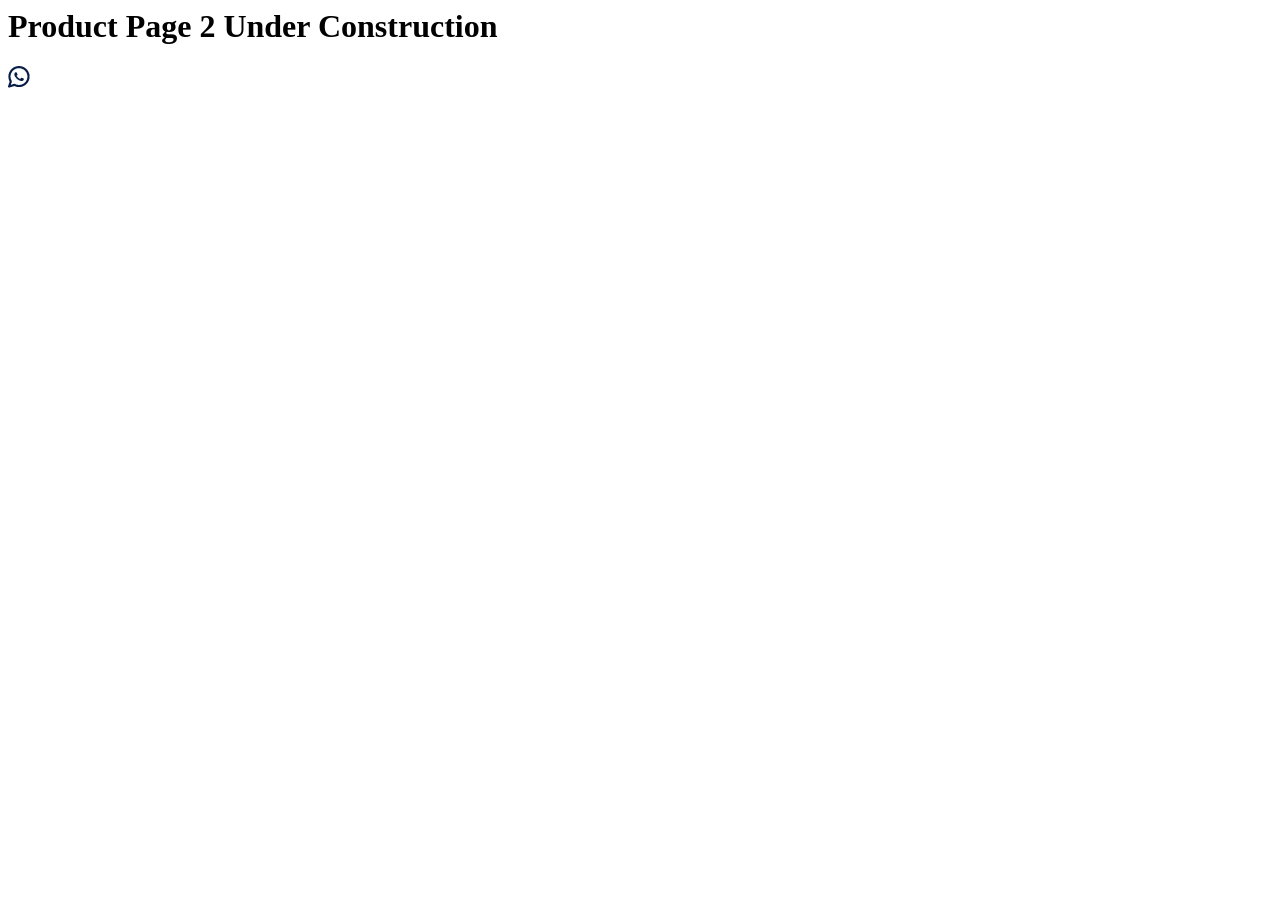
<file: product2.html>
<html lang="en">
  <head>
    <meta charset="UTF-8" />
    <meta http-equiv="X-UA-Compatible" content="IE=edge" />
    <meta name="viewport" content="width=device-width, initial-scale=1.0" />
    <title>Document</title>
  </head>
  <body>
    <h1>Product Page 2 Under Construction</h1>
    <div class="whatsapp-button">
      <a class="btn-whtsp" href="https://wa.me/14153264326" target="_blank"
        ><img src="/styles/detox/assets_detox/whatsapp@2x.png" alt="whatsapp"
      /></a>
    </div>
  </body>
</html>
</file>
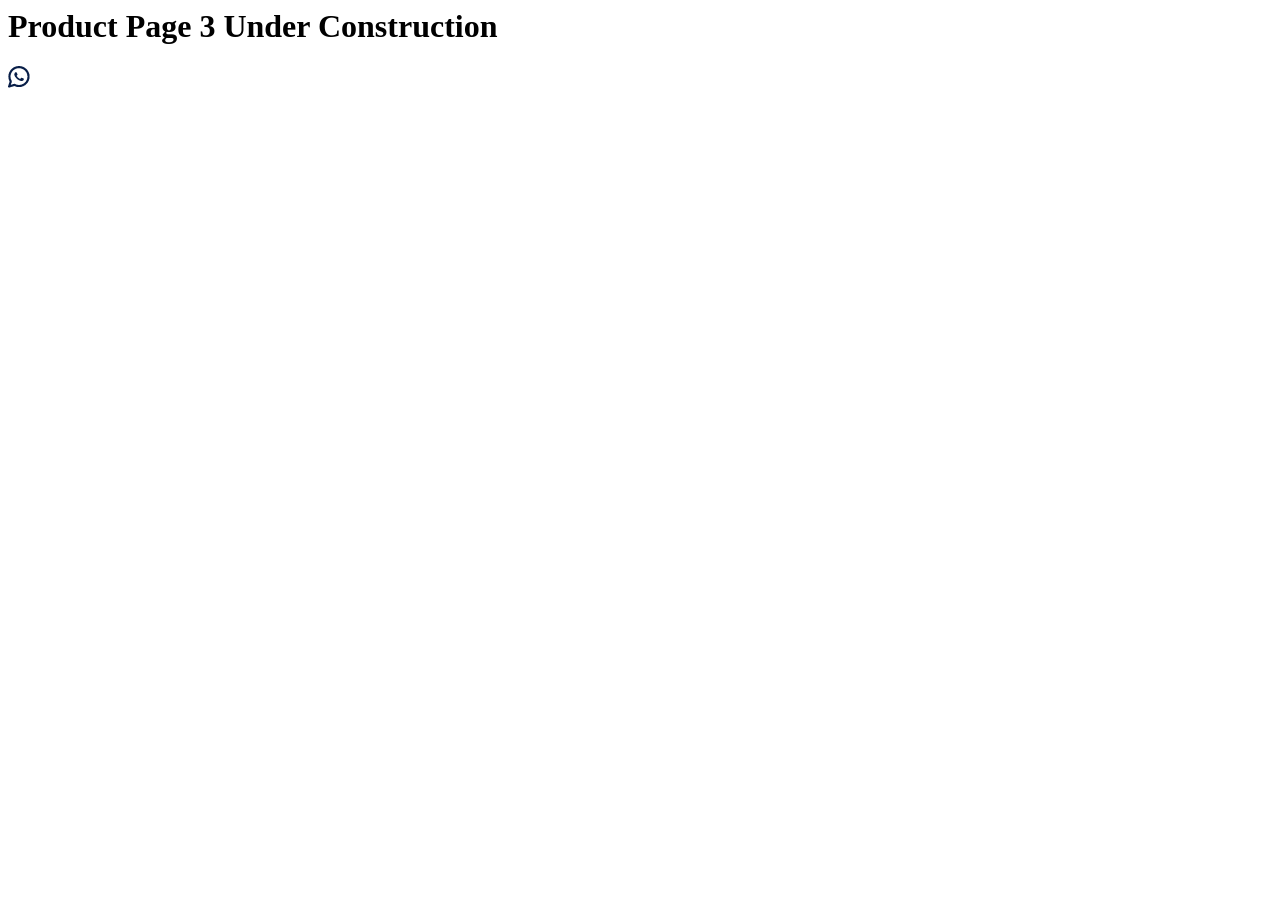
<file: product3.html>
<html lang="en">
  <head>
    <meta charset="UTF-8" />
    <meta http-equiv="X-UA-Compatible" content="IE=edge" />
    <meta name="viewport" content="width=device-width, initial-scale=1.0" />
    <title>Document</title>
  </head>
  <body>
    <h1>Product Page 3 Under Construction</h1>
    <div class="whatsapp-button">
      <a class="btn-whtsp" href="https://wa.me/14153264326" target="_blank"
        ><img src="/styles/detox/assets_detox/whatsapp@2x.png" alt="whatsapp"
      /></a>
    </div>
  </body>
</html>
</file>
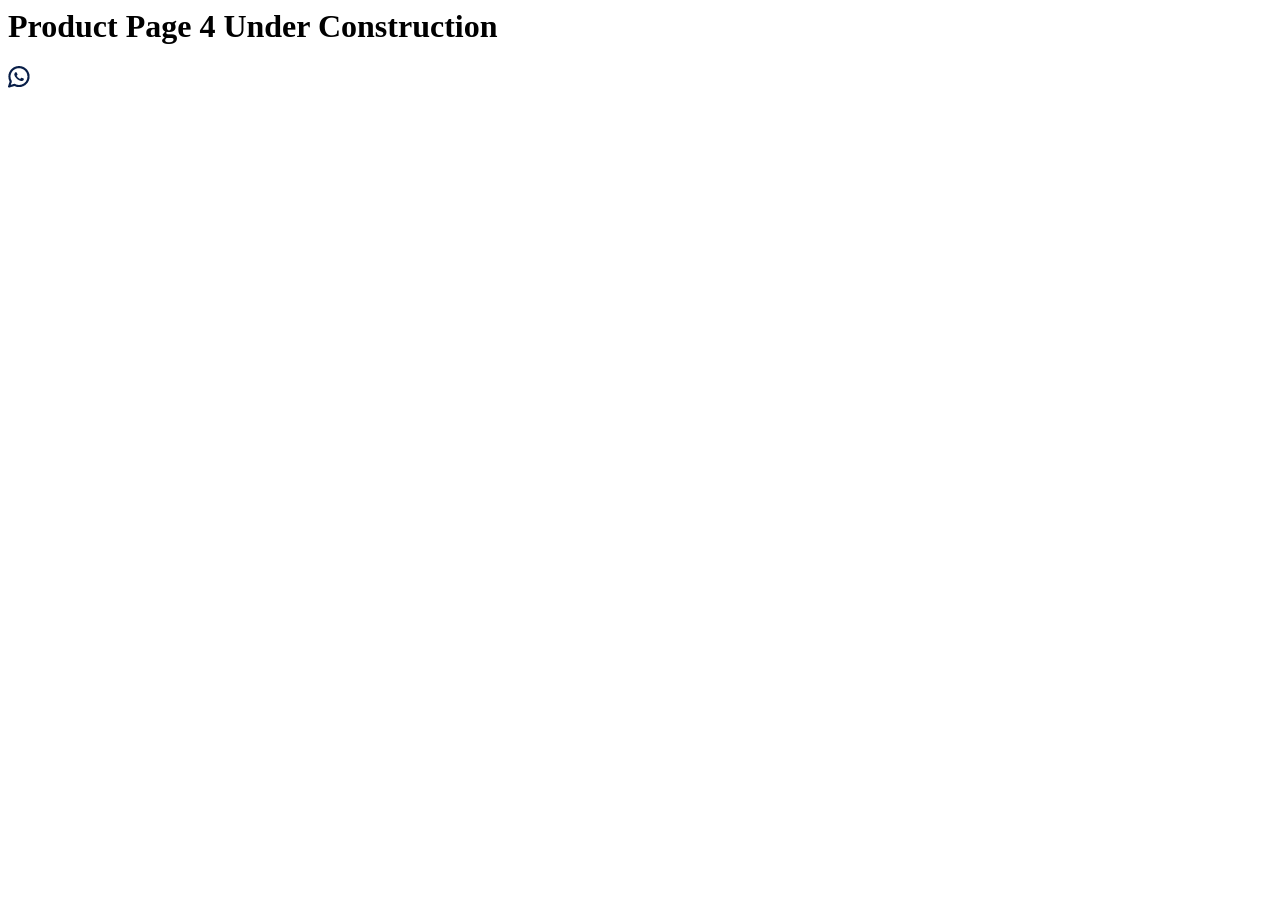
<file: product4.html>
<html lang="en">
  <head>
    <meta charset="UTF-8" />
    <meta http-equiv="X-UA-Compatible" content="IE=edge" />
    <meta name="viewport" content="width=device-width, initial-scale=1.0" />
    <title>Document</title>
  </head>
  <body>
    <h1>Product Page 4 Under Construction</h1>
    <div class="whatsapp-button">
      <a class="btn-whtsp" href="https://wa.me/14153264326" target="_blank"
        ><img src="/styles/detox/assets_detox/whatsapp@2x.png" alt="whatsapp"
      /></a>
    </div>
  </body>
</html>
</file>
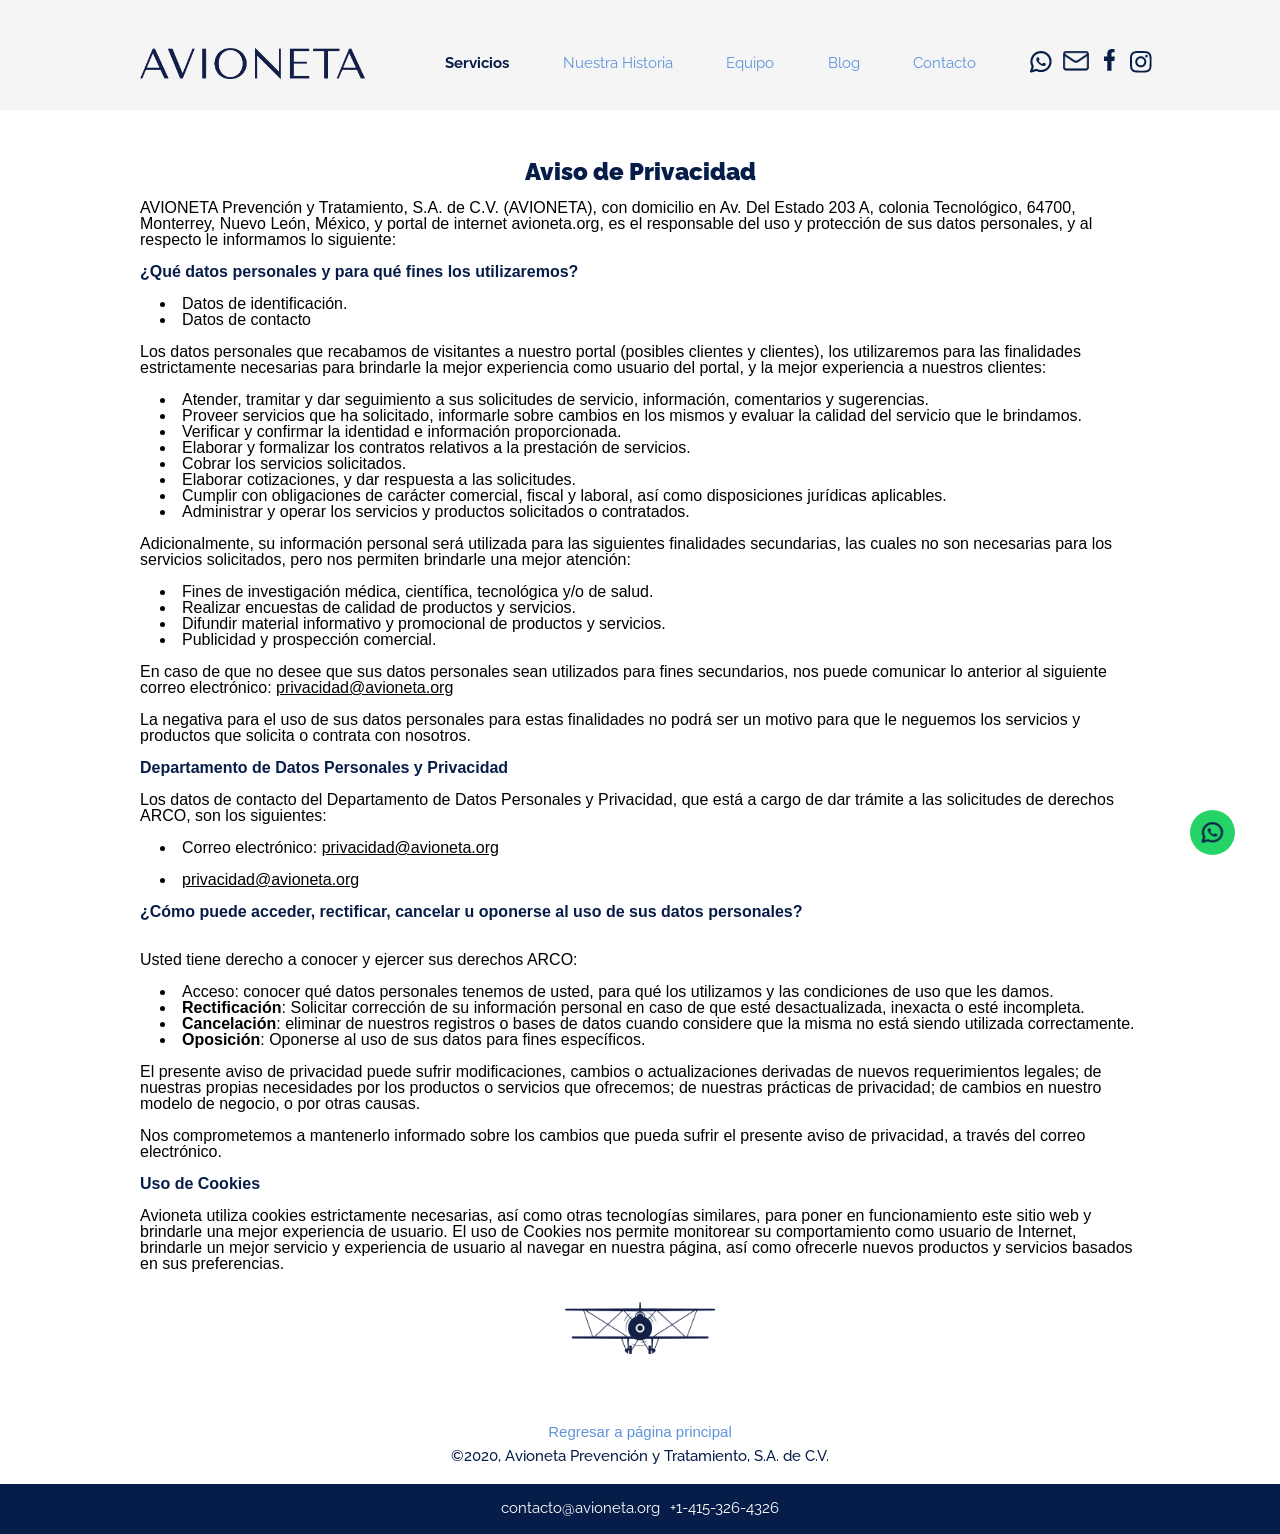
<file: pages/aviso_privacidad.html>
<html lang="en">
<head>
  <meta charset="UTF-8">
  <meta http-equiv="X-UA-Compatible" content="IE=edge">
  <meta name="viewport" content="width=device-width, initial-scale=1.0">
  <title>Aviso de Privacidad</title>
  <link rel="stylesheet" href="../styles/equipo/equipo.css">
  <style>
    @import url('https://fonts.googleapis.com/css2?family=Raleway:wght@200;500;800&family=Tenor+Sans&display=swap');
    </style>
    <!-- Global site tag (gtag.js) - Google Analytics -->
  <script async src="https://www.googletagmanager.com/gtag/js?id=G-8M933Y4PKY"></script>
  <script>
    window.dataLayer = window.dataLayer || [];
    function gtag(){dataLayer.push(arguments);}
    gtag('js', new Date());

    gtag('config', 'G-8M933Y4PKY');
  </script>
    
</head>
<body>
      <!-- Mobile Nav -->
      <nav class="nav-mobile">
      <div class="nav-logo-avioneta">
        <a href="../index.html"><img style="width:225" src="/styles/detox/assets_detox/logo-avioneta_azul.png" alt=""></a>
      </div>
        <div class="container-hamburger" onclick="myFunction(this)">
          <div class="bar1"></div>
          <div class="bar2"></div>
          <div class="bar3"></div>
        </div>
      </nav>
      
      <div class="carrussel-equipo-desktop"></div>

      <!-- Desktop Nav + First Div -->  
      <div class="desktop-container">
        <nav class="nav-desktop">
          <div class="nav-logo-avioneta">
            <a href="../index.html"><img style="width:225" src="/styles/detox/assets_detox/logo-avioneta_azul.png" alt=""></a>
          </div>
          <ul class="nav-list">
            <li class="nav-links"><a class="nav-hyperlink-highlithed" href="../index.html#sec_link">Servicios</a></li>
            <li class="nav-links"><a class="nav-hyperlink" href="">Nuestra Historia</a></li>
            <li class="nav-links"><a class="nav-hyperlink" href="/pages/equipo.html">Equipo</a></li>
            <li class="nav-links"><a class="nav-hyperlink" href="">Blog</a></li>
            <li class="nav-links"><a class="nav-hyperlink" href="#contact_form">Contacto</a></li>
            <ul class="icons-list">
              <li><a target="_blank" href="https://wa.me/14153264326"><img src="/styles/detox/assets_detox/whatsapp@2x.png" alt=""></a></li>
              <li><a target="_blank" href="mailto:contacto@avioneta.org"><img src="/styles/detox/assets_detox/001-email@2x.png" alt=""></a></li>
              <li><a target="_blank" id="facebook_position" href="https://www.facebook.com/avioneta.mx"><img id="facebook-image" src="/styles/detox/assets_detox/facebook.png" alt=""></a></li>
              <li><a target="_blank" href="https://www.instagram.com/avioneta_mx/"><img src="/styles/detox/assets_detox/instagram@2x.png" alt=""></a></li>
            </ul>
          </ul>
        </nav>
      </div>

      <!-- Aqui va el dropdown menu -->
<!-- //Mobile Pagina -->
<div class="mobile-pagina">
  <div class="menu-mobile-dropdown">
    <div class="links-mobile-dropdown">
      <a href="../index.html#sec_link">Servicios</a>
      <a href="">Nuestra Historia</a>
      <a href="equipo.html" id="highlighted-mobile-dropdown">Equipo</a>
      <a href="">Blog</a>
      <a href="#contact_form">Contacto</a>
    </div>
    <!-- <div class="icon-list-dropdown-mobile">
      <a href="">
        W
      </a>
      <a href="">
        M
      </a>
      <a href="">
        F
      </a>
      <a href="">
        I
      </a>
    </div> -->
  </div>
  </div>
      
      <div class="container-main-aviso-privacidad">
        <h3 class="heading-aviso-privacidad">Aviso de Privacidad</h3>
        <br>
        <p>AVIONETA Prevención y Tratamiento, S.A. de C.V. (AVIONETA), con domicilio en Av. Del Estado 203 A, colonia Tecnológico, 64700, Monterrey, Nuevo León, México, y portal de internet avioneta.org, es el responsable del uso y protección de sus datos personales, y al respecto le informamos lo siguiente:</p>
        <br>
        <h3 class="dark_blue">¿Qué datos personales y para qué fines los utilizaremos?</h3>
        <br>
        <ul>
          <li style="list-style: inside; padding-left: 20px ;">Datos de identificación. </li>
          <li style="list-style: inside; padding-left: 20px ;">Datos de contacto</li>
        </ul>
        <br>
        <p>Los datos personales que recabamos de visitantes a nuestro portal (posibles clientes y clientes), los utilizaremos para las finalidades estrictamente necesarias para brindarle la mejor experiencia como usuario del portal, y la mejor experiencia a nuestros clientes:
          <br>
          <br>
          <ul>
            <li style="list-style: inside; padding-left: 20px ;">Atender, tramitar y dar seguimiento a sus solicitudes de servicio, información, comentarios y sugerencias. </li>
            <li style="list-style: inside; padding-left: 20px ;">Proveer servicios que ha solicitado, informarle sobre cambios en los mismos y evaluar la calidad del servicio que le brindamos. </li>
            <li style="list-style: inside; padding-left: 20px ;">Verificar y confirmar la identidad e información proporcionada. </li>
            <li style="list-style: inside; padding-left: 20px ;">Elaborar y formalizar los contratos relativos a la prestación de servicios. </li>
            <li style="list-style: inside; padding-left: 20px ;">Cobrar los servicios solicitados. </li>
            <li style="list-style: inside; padding-left: 20px ;">Elaborar cotizaciones, y dar respuesta a las solicitudes. </li>
            <li style="list-style: inside; padding-left: 20px ;">Cumplir con obligaciones de carácter comercial, fiscal y laboral, así como disposiciones jurídicas aplicables. </li>
            <li style="list-style: inside; padding-left: 20px ;">Administrar y operar los servicios y productos solicitados o contratados. </li>
          </ul>
        <br>
        <p>Adicionalmente, su información personal será utilizada para las siguientes finalidades secundarias, las cuales no son necesarias para los servicios solicitados, pero nos permiten brindarle una mejor atención: </p>
        <br>
        <ul>
          <li style="list-style: inside; padding-left: 20px ;">Fines de investigación médica, científica, tecnológica y/o de salud. </li>
          <li style="list-style: inside; padding-left: 20px ;">Realizar encuestas de calidad de productos y servicios. </li>
          <li style="list-style: inside; padding-left: 20px ;">Difundir material informativo y promocional de productos y servicios. </li>
          <li style="list-style: inside; padding-left: 20px ;">Publicidad y prospección comercial. </li>
        </ul>
        <br>
        <p>En caso de que no desee que sus datos personales sean utilizados para fines secundarios, nos puede comunicar lo anterior al siguiente correo electrónico: 
          <a href="mailto:privacidad@avioenta.org">privacidad@avioneta.org</a></p>
          <br>
          <p>La negativa para el uso de sus datos personales para estas finalidades no podrá ser un motivo para que le neguemos los servicios y productos que solicita o contrata con nosotros.</p>
          <br>
          <h3 class="dark_blue" style=" text-decoration: none; font-weight: 600">Departamento de Datos Personales y Privacidad</h3>
          <br>
          <p>Los datos de contacto del Departamento de Datos Personales y Privacidad, que está a cargo de dar trámite a las solicitudes de derechos ARCO, son los siguientes:</p>
          <ul>
            <br>
            <li style="list-style: inside; padding-left: 20px ;"> Correo electrónico:
               <a href="mailto:privacidad@avioneta.org">privacidad@avioneta.org</a></li>
              <br>
               <li style="list-style: inside; padding-left: 20px ;">               <a href="mailto:privacidad@avioneta.org">privacidad@avioneta.org</a></li>
          </li>
          </ul>
          <br>
          <h3 class="dark_blue" style="text-decoration: none; font-weight: 600">¿Cómo puede acceder, rectificar, cancelar u oponerse al uso de sus datos personales?</h3>
          <br>
          <ul>
            <br>
            <p>Usted tiene derecho a conocer y ejercer sus derechos ARCO:</p>
            <br>
            <li style="list-style: inside; padding-left: 20px ;"> <span>Acceso</span>: conocer qué datos personales tenemos de usted, para qué los utilizamos y las condiciones de uso que les damos.
            </li>
            <li style="list-style: inside; padding-left: 20px ;"> <span style="font-weight: bold;">Rectificación</span>: Solicitar corrección de su información personal en caso de que esté desactualizada, inexacta o esté incompleta. 
            </li>
            <li style="list-style: inside; padding-left: 20px ;"> <span style="font-weight: bold;">Cancelación</span>: eliminar de nuestros registros o bases de datos cuando considere que la misma no está siendo utilizada correctamente.
            </li>
            <li style="list-style: inside; padding-left: 20px ;"> <span style="font-weight: bold;">Oposición</span>: Oponerse al uso de sus datos para fines específicos. 
            </li>
            <br> 
            <p>El presente aviso de privacidad puede sufrir modificaciones, cambios o actualizaciones derivadas de nuevos requerimientos legales; de nuestras propias necesidades por los productos o servicios que ofrecemos; de nuestras prácticas de privacidad; de cambios en nuestro modelo de negocio, o por otras causas.</p>
            <br>
            <p>Nos comprometemos a mantenerlo informado sobre los cambios que pueda sufrir el presente aviso de privacidad, a través del correo electrónico.</p>   
            <br>
            <h3 class="dark_blue" style="text-decoration: none; font-weight: 600">Uso de Cookies</h3>
            <br>
            <p>Avioneta utiliza cookies estrictamente necesarias, así como otras tecnologías similares, para poner en funcionamiento este sitio web y brindarle una mejor experiencia de usuario. El uso de Cookies nos permite monitorear su comportamiento como usuario de Internet, brindarle un mejor servicio y experiencia de usuario al navegar en nuestra página, así como ofrecerle nuevos productos y servicios basados en sus preferencias.</p>
          </ul>

          
          <img src="/assets/emblema_azul.png" style="width: 150px; margin: auto; margin-top: 30px;" alt="">
          
          
          
          
        </div>
   <!-- Footer -->
   
   <footer class="main-footer">
    <nav>
      <div class="container_aviso">
        <a href="/index.html" class="aviso_privacidad">Regresar a página principal</a>
        <p class="avioneta_2020"> ©2020, Avioneta Prevención y Tratamiento, S.A. de C.V.</p>
      </div>
    </nav>
  </footer>
<div class="franja">
  <p>contacto@avioneta.org</p>
  <p>+1-415-326-4326</p>
</div>
<div class="whatsapp-button">
  <a class="btn-whtsp" href="https://wa.me/14153264326" target="_blank"
    ><img src="/styles/detox/assets_detox/whatsapp@2x.png" alt="whatsapp"
  /></a>
</div>
  <script src="https://smtpjs.com/v3/smtp.js"></script>
  <script src="https://code.jquery.com/jquery-3.3.1.slim.min.js" integrity="sha384-q8i/X+965DzO0rT7abK41JStQIAqVgRVzpbzo5smXKp4YfRvH+8abtTE1Pi6jizo" crossorigin="anonymous"></script>
<script src="https://cdnjs.cloudflare.com/ajax/libs/popper.js/1.14.7/umd/popper.min.js" integrity="sha384-UO2eT0CpHqdSJQ6hJty5KVphtPhzWj9WO1clHTMGa3JDZwrnQq4sF86dIHNDz0W1" crossorigin="anonymous"></script>
<script src="https://stackpath.bootstrapcdn.com/bootstrap/4.3.1/js/bootstrap.min.js" integrity="sha384-JjSmVgyd0p3pXB1rRibZUAYoIIy6OrQ6VrjIEaFf/nJGzIxFDsf4x0xIM+B07jRM" crossorigin="anonymous"></script>
<script src="/styles/equipo/equipo.js"></script>
</body>
</html>
      
</html>
</file>
<file: styles/style.css>
@import url("https://fonts.googleapis.com/css2?family=Raleway:ital,wght@0,100;0,200;0,300;0,400;0,500;0,600;0,700;0,800;0,900;1,100;1,200;1,300;1,400;1,500;1,600;1,700;1,800;1,900&display=swap");
@import url("https://fonts.googleapis.com/css2?family=Raleway:ital,wght@0,100;0,200;0,300;0,400;0,500;0,600;0,700;0,800;0,900;1,100;1,200;1,300;1,400;1,500;1,600;1,700;1,800;1,900&display=swap");
@import url("https://fonts.googleapis.com/css2?family=Raleway:ital,wght@0,100;0,200;0,300;0,400;0,500;0,600;0,700;0,800;0,900;1,100;1,200;1,300;1,400;1,500;1,600;1,700;1,800;1,900&display=swap");
@import url("https://fonts.googleapis.com/css2?family=Raleway:ital,wght@0,100;0,200;0,300;0,400;0,500;0,600;0,700;0,800;0,900;1,100;1,200;1,300;1,400;1,500;1,600;1,700;1,800;1,900&display=swap");
@import url("https://fonts.googleapis.com/css2?family=Raleway:ital,wght@0,100;0,200;0,300;0,400;0,500;0,600;0,700;0,800;0,900;1,100;1,200;1,300;1,400;1,500;1,600;1,700;1,800;1,900&display=swap");
@import url("https://fonts.googleapis.com/css2?family=Raleway:ital,wght@0,100;0,200;0,300;0,400;0,500;0,600;0,700;0,800;0,900;1,100;1,200;1,300;1,400;1,500;1,600;1,700;1,800;1,900&display=swap");
@import url("https://fonts.googleapis.com/css2?family=Raleway:ital,wght@0,100;0,200;0,300;0,400;0,500;0,600;0,700;0,800;0,900;1,100;1,200;1,300;1,400;1,500;1,600;1,700;1,800;1,900&display=swap");
h3 {
  color: #5E93DB;
}

h3 {
  color: #5E93DB;
}

.nav-mobile {
  display: -webkit-box;
  display: -ms-flexbox;
  display: flex;
  -webkit-box-orient: horizontal;
  -webkit-box-direction: normal;
      -ms-flex-direction: row;
          flex-direction: row;
  -webkit-box-pack: justify;
      -ms-flex-pack: justify;
          justify-content: space-between;
  -webkit-box-align: center;
      -ms-flex-align: center;
          align-items: center;
  background-color: #F5F5F5;
  height: 75px;
  justify-items: center;
}

.menu-mobile-dropdown {
  display: none;
  -webkit-box-orient: vertical;
  -webkit-box-direction: normal;
      -ms-flex-direction: column;
          flex-direction: column;
  background-color: #071d49;
  color: #5E93DB;
  font-size: 45px;
  font-family: "Raleway", sans-serif;
  height: 764;
  -webkit-box-pack: justify;
      -ms-flex-pack: justify;
          justify-content: space-between;
}

.active {
  display: -webkit-box;
  display: -ms-flexbox;
  display: flex;
}

.links-mobile-dropdown {
  display: -webkit-box;
  display: -ms-flexbox;
  display: flex;
  -webkit-box-orient: vertical;
  -webkit-box-direction: normal;
      -ms-flex-direction: column;
          flex-direction: column;
  text-decoration: none;
}

.links-mobile-dropdown a {
  text-decoration: none;
}

.links-mobile-dropdown a:hover {
  color: white;
  border-top: white solid 1px;
  border-bottom: white solid 1px;
}

.bar1, .bar2, .bar3 {
  width: 35px;
  height: 5px;
  background-color: #071d49;
  margin: 6px 0;
  -webkit-transition: 0.4s;
  transition: 0.4s;
}

.background-white {
  background-color: white;
}

.dark-blue {
  background-color: #071d49;
}

.menu-mobile-dropdown a {
  color: #5E93DB;
  padding-left: 10px;
  padding: 8px 0px 8px 0px;
  margin-left: 5px;
}

.nav-logo-avioneta {
  display: inline;
  margin-left: 20px;
}

.nav-hyperlink {
  text-decoration: none;
  color: #5E93DB;
}

.container-hamburger {
  display: inline;
  cursor: pointer;
  margin-right: 15px;
}

.nav-desktop {
  display: none;
}

@media (min-width: 600px) {
  .nav-mobile {
    display: none;
  }
  .nav-logo-avioneta {
    margin: 0;
  }
  .desktop-container {
    width: 100%;
    height: 110px;
    background-color: #F5F5F5;
    display: -webkit-box;
    display: -ms-flexbox;
    display: flex;
    -webkit-box-orient: vertical;
    -webkit-box-direction: normal;
        -ms-flex-direction: column;
            flex-direction: column;
    -webkit-box-align: center;
        -ms-flex-align: center;
            align-items: center;
  }
  .nav-desktop {
    width: 1000px;
    max-width: 1140px;
    background-color: #F5F5F5;
    display: -webkit-box;
    display: -ms-flexbox;
    display: flex;
    -webkit-box-orient: horizontal;
    -webkit-box-direction: normal;
        -ms-flex-direction: row;
            flex-direction: row;
    -webkit-box-align: center;
        -ms-flex-align: center;
            align-items: center;
    margin-top: 48px;
  }
  .nav-list {
    display: -webkit-box;
    display: -ms-flexbox;
    display: flex;
    -webkit-box-orient: horizontal;
    -webkit-box-direction: normal;
        -ms-flex-direction: row;
            flex-direction: row;
    margin-left: 80px;
    width: 100%;
    -webkit-box-pack: justify;
        -ms-flex-pack: justify;
            justify-content: space-between;
    -webkit-box-align: center;
        -ms-flex-align: center;
            align-items: center;
  }
  .nav-links {
    font-size: 15px;
    font-family: "Raleway", sans-serif;
    font-weight: 400;
  }
  .nav-links:hover {
    font-weight: bold;
    color: #071d49;
  }
  .icons-list {
    display: -webkit-box;
    display: -ms-flexbox;
    display: flex;
    -webkit-box-orient: horizontal;
    -webkit-box-direction: normal;
        -ms-flex-direction: row;
            flex-direction: row;
    width: 110px;
    -webkit-box-pack: justify;
        -ms-flex-pack: justify;
            justify-content: space-between;
  }
  .icons-list li {
    width: 10px;
  }
  .icons-list li a {
    max-width: 100%;
  }
  #facebook_position {
    position: relative;
  }
  #facebook-image {
    position: absolute;
    top: -2px;
    left: 7px;
  }
}

h3 {
  color: #5E93DB;
}

.hero-image {
  position: relative;
  height: 500px;
  overflow: hidden;
  background: url(../assets/Avio_WEB_Asset-02.png) no-repeat center;
  background-size: cover;
  z-index: 1;
  -webkit-box-pack: left;
      -ms-flex-pack: left;
          justify-content: left;
}

.hero-logo {
  display: block;
  margin-top: 3rem;
  height: 100px;
  width: 410px;
  z-index: 3;
}

.hero-logo-mobile {
  display: none;
}

.container-hero-image {
  position: absolute;
  width: 50%;
  overflow: hidden;
  margin-left: 10vh;
  z-index: 2;
  margin-top: 4rem;
}

.hero-heading {
  font-size: 1rem;
  color: white;
  font-family: "Raleway", sans-serif;
  font-weight: 200;
  font-size: 20px;
  margin-right: 20px;
}

.emprende-vuelo {
  display: inline;
  margin: 0;
  padding: 0;
  color: white;
  font-weight: bold;
  font-size: 70px;
  font-family: "Raleway", sans-serif;
  font-weight: 900;
}

.vuelo {
  display: inline;
  display: inline;
  margin: 0;
  padding: 0;
  color: #071d49;
  font-weight: 900;
  font-family: "Raleway", sans-serif;
  font-size: 70px;
}

.hero-subheading {
  font-size: 1rem;
}

.btn-contact {
  background-color: #071d49;
  font-size: 10px;
  font-weight: 400;
  border: none;
  border-radius: 2rem;
  color: white;
  padding: 1rem 1.75rem 1rem 1.75rem;
  display: block;
  margin-top: 1rem;
}

.btn-contact:hover {
  background-color: #5E93DB;
}

@media (max-width: 650px) {
  .hero-image {
    height: 500px;
    background: url(../assets/Avio_WEB_Asset-02.png) no-repeat center;
    background-size: cover;
  }
  .navbar {
    -webkit-box-pack: center;
        -ms-flex-pack: center;
            justify-content: center;
    -webkit-box-align: center;
        -ms-flex-align: center;
            align-items: center;
  }
  .toogle-button {
    -ms-flex-item-align: center;
        -ms-grid-row-align: center;
        align-self: center;
  }
  .brand-title {
    -webkit-box-pack: center;
        -ms-flex-pack: center;
            justify-content: center;
  }
  .hero-logo-mobile {
    height: 0;
  }
  .container-hero-image {
    display: -webkit-box;
    display: -ms-flexbox;
    display: flex;
    -webkit-box-orient: vertical;
    -webkit-box-direction: normal;
        -ms-flex-direction: column;
            flex-direction: column;
  }
  .emprende-vuelo {
    font-size: 40px;
  }
  .vuelo {
    font-size: 40x;
  }
  .hero-logo-mobile {
    background: url(../assets/Avio_WEB_Asset-02.png) no-repeat;
    position: absolute;
    display: block;
    margin: auto;
    margin-top: 3rem;
    height: 100px;
    width: 410px;
    z-index: 3;
  }
  .container-hero-image {
    position: relative;
    width: 100%;
    overflow: hidden;
    margin-left: 5vh;
    z-index: 2;
    margin-top: 5rem;
  }
  .btn-contact {
    width: 160px;
  }
  .background_text_mobile {
    width: 80%;
  }
}

h3 {
  color: #5E93DB;
}

.seccion1_main_container {
  display: -webkit-box;
  display: -ms-flexbox;
  display: flex;
  margin: 5vh 10vh 5vh 10vh;
  background: white;
}

.img_couple {
  -webkit-box-flex: 1;
      -ms-flex: 1;
          flex: 1;
  background: url(../assets/Avio_WEB_Asset-08.png) no-repeat center;
  background-size: 100%;
  margin-right: 5vh;
}

.section1_text {
  -webkit-box-flex: 2;
      -ms-flex: 2;
          flex: 2;
}

.subheading_section1 {
  color: #5E93DB;
  font-size: 30px;
  font-family: "Raleway", sans-serif;
  font-weight: 800;
}

.circle_container {
  display: -webkit-box;
  display: -ms-flexbox;
  display: flex;
  -webkit-box-align: center;
      -ms-flex-align: center;
          align-items: center;
  -webkit-box-orient: vertical;
  -webkit-box-direction: normal;
      -ms-flex-direction: column;
          flex-direction: column;
  -webkit-box-flex: 1;
      -ms-flex: 1;
          flex: 1;
  font-size: 24px;
  margin: 20px 0px 20px 0px;
  padding: 0px 15px 0px 15px;
}

.circle_container {
  font-size: 18px;
}

.circle {
  width: 25vh;
  height: 25vh;
}

.circle1 {
  background: url(../assets/circulo1-editado.png) no-repeat center;
  background-size: 100%;
}

.circle2 {
  background: url(../assets/circulo2-editado.png) no-repeat center;
  background-size: 100%;
}

.circle3 {
  background: url(../assets/circulo3-editado.png) no-repeat center;
  background-size: 100%;
}

.circle4 {
  background: url(../assets/circulo4-editado.png) no-repeat center;
  background-size: 100%;
}

.circle5 {
  background: url(../assets/circulo5-editado.png) no-repeat center;
  background-size: 100%;
}

.circle6 {
  background: url(../assets/circulo6-editado.png) no-repeat center;
  background-size: 100%;
}

p {
  font-family: "Raleway", sans-serif;
  font-size: 15px;
}

.content_servicio {
  font-family: "Raleway", sans-serif;
  font-size: 15px;
  margin-top: 20px;
}

.bold {
  font-weight: bold;
}

@media (max-width: 650px) {
  .img_couple {
    -webkit-box-flex: 1;
    /* flex: 1; */
    background: url(../assets/Avio_WEB_Asset-08.png) no-repeat center;
    background-size: 100%;
    margin-right: 0;
    height: 200px;
  }
  .seccion1_main_container {
    -webkit-box-orient: vertical;
    -webkit-box-direction: normal;
        -ms-flex-direction: column;
            flex-direction: column;
  }
  .vuelo {
    font-size: 3rem;
    background-color: #5E93DB;
  }
  .content_servicio {
    font-size: 15px;
    margin-top: 20px;
  }
}

h3 {
  color: #5E93DB;
}

.big_container {
  background-color: #9dc2f2d2;
  display: -webkit-box;
  display: -ms-flexbox;
  display: flex;
  -webkit-box-orient: vertical;
  -webkit-box-direction: normal;
      -ms-flex-direction: column;
          flex-direction: column;
  -webkit-box-align: center;
      -ms-flex-align: center;
          align-items: center;
  padding: 3rem 0;
}

.big_container .seccion2_main_container {
  -ms-flex-wrap: wrap;
      flex-wrap: wrap;
  margin: 0 15px 0 15px;
  display: -webkit-box;
  display: -ms-flexbox;
  display: flex;
}

.big_container .seccion2_main_container .servicio_container_1 {
  padding: 2rem;
  -webkit-box-flex: 0;
      -ms-flex: 0 0 0 33%;
          flex: 0 0 0 33%;
  max-width: 33%;
  -webkit-box-align: center;
      -ms-flex-align: center;
          align-items: center;
  text-align: center;
}

.big_container .seccion2_main_container .servicio_container_1 .para_servicio {
  color: white;
}

.big_container .seccion2_main_container .servicio_container_1:first-child {
  -webkit-box-flex: 0;
      -ms-flex: 0 0 0 25%;
          flex: 0 0 0 25%;
  max-width: 25%;
  margin: 0;
  background-color: #071d49;
}

.big_container .seccion2_main_container .servicio_container_1 .a-btn {
  text-decoration: none;
}

.big_container .seccion2_main_container .servicio_container_1 .a-btn .btn-product-page {
  margin: auto;
}

.big_container .seccion2_main_container .servicio_container_1 .servicio {
  width: 15vh;
  height: 15vh;
  margin: auto;
}

.big_container .seccion2_main_container .servicio_container_1 .servicio.servicio1 {
  background: url(../assets/Avio_WEB_Asset-14.png) no-repeat center;
  background-size: 70%;
}

.big_container .seccion2_main_container .servicio_container_2 {
  display: -webkit-box;
  display: -ms-flexbox;
  display: flex;
  -webkit-box-flex: 0;
      -ms-flex: 0 0 0 75%;
          flex: 0 0 0 75%;
  max-width: 75%;
  -ms-flex-wrap: wrap;
      flex-wrap: wrap;
}

.big_container .seccion2_main_container .servicio_container_2 .prgrf {
  -webkit-box-flex: 0;
      -ms-flex: 0 0 80%;
          flex: 0 0 80%;
  max-width: 80%;
  margin: auto;
  text-align: center;
  padding: 1rem 0;
}

.big_container .seccion2_main_container .servicio_container_2 .a-btn {
  text-decoration: none;
}

.big_container .seccion2_main_container .servicio_container_2 .a-btn .btn-product-page {
  margin: auto;
}

.big_container .seccion2_main_container .servicio_container_2 .sub_servicio_container {
  -webkit-box-flex: 0;
      -ms-flex: 0 0 0 33%;
          flex: 0 0 0 33%;
  max-width: 33%;
  text-align: center;
  padding: 1rem;
}

.big_container .seccion2_main_container .servicio_container_2 .sub_servicio_container .servicio {
  width: 15vh;
  height: 15vh;
  margin: auto;
}

.big_container .seccion2_main_container .servicio_container_2 .sub_servicio_container .servicio.servicio2 {
  background: url(../assets/Avio_WEB_Asset-15.png) no-repeat center;
  background-size: 70%;
}

.big_container .seccion2_main_container .servicio_container_2 .sub_servicio_container .servicio.servicio3 {
  background: url(../assets/Avio_WEB_Asset-16.png) no-repeat center;
  background-size: 70%;
}

.big_container .seccion2_main_container .servicio_container_2 .sub_servicio_container .servicio.servicio4 {
  background: url(../assets/Avio_WEB_Asset-17.png) no-repeat center;
  background-size: 45%;
}

.section2_heading {
  margin-bottom: 3vh;
  font-family: "Raleway", sans-serif;
  font-weight: 900;
  font-size: 3rem;
}

.servicio_container input {
  -ms-flex-item-align: center;
      -ms-grid-row-align: center;
      align-self: center;
  -webkit-box-pack: center;
      -ms-flex-pack: center;
          justify-content: center;
  margin: 0;
  padding: 0;
}

.btn-image {
  height: 50px;
  width: 155px;
  background: none;
}

.title-paquete {
  margin-left: 15vh;
}

.list-paquete {
  margin-left: 15vh;
  width: 70%;
}

.list-paquete li {
  margin-top: 1rem;
}

.display_container {
  display: none;
}

.btn-product-page {
  background-color: #5E93DB;
  height: 50px;
  width: 150px;
  font-size: 16px;
  font-weight: 400;
  border: none;
  border-radius: 2rem;
  text-decoration: none;
  color: white;
  display: block;
  margin-top: 10px;
}

.btn-product-page:hover {
  background-color: #071d49;
}

.btn-product-page-cancel {
  background-color: rgba(207, 205, 205, 0.945);
  height: 50px;
  width: 150px;
  font-size: 16px;
  font-weight: 400;
  border: none;
  border-radius: 2rem;
  text-decoration: none;
  color: white;
  display: block;
  margin-top: 10px;
}

#canceled {
  background-color: grey;
}

#canceled:hover, #canceled:active {
  background-color: #676767;
}

.servicio-title-heading {
  font-size: 24px;
  font-family: "Raleway", sans-serif;
  font-weight: 600;
  margin-top: 5px;
  margin-bottom: 15px;
}

.para_servicio {
  height: 100px;
  font-size: 18px;
  font-family: "Raleway", sans-serif;
  text-align: center;
}

@media (max-width: 650px) {
  .big_container {
    -webkit-box-orient: vertical;
    -webkit-box-direction: normal;
        -ms-flex-direction: column;
            flex-direction: column;
  }
  .seccion2_main_container {
    -webkit-box-orient: vertical;
    -webkit-box-direction: normal;
        -ms-flex-direction: column;
            flex-direction: column;
  }
  .heading_hagamos_equipo {
    font-size: 2rem;
  }
  .para_servicio {
    width: 250px;
    height: 100px;
  }
  .servicio_container {
    margin-top: 10px;
  }
  .section2_heading {
    margin-top: 4rem;
    font-size: 2rem;
  }
  .para_servicio {
    height: 80px;
    width: 280px;
  }
  .servicio {
    margin-top: 30px;
  }
}

h3 {
  color: #5E93DB;
}

.section_4_main {
  display: -webkit-box;
  display: -ms-flexbox;
  display: flex;
  -webkit-box-orient: vertical;
  -webkit-box-direction: normal;
      -ms-flex-direction: column;
          flex-direction: column;
  -webkit-box-align: center;
      -ms-flex-align: center;
          align-items: center;
  -webkit-box-pack: center;
      -ms-flex-pack: center;
          justify-content: center;
}

.heading_hagamos_equipo {
  color: #5E93DB;
  font-size: 4rem;
  margin-top: 3rem;
  margin-bottom: 10px;
  font-family: "Raleway", sans-serif;
  font-weight: 900;
}

.section4_subheading2 {
  font-size: 25px;
  font-family: "Raleway", sans-serif;
  font-weight: 600;
  color: #5E93DB;
  margin-right: 50px;
  margin-left: 50px;
}

input {
  background-color: #9dc2f2d2;
  width: 47.5%;
  margin-top: 0.5rem;
  margin-bottom: 1rem;
  height: 2rem;
  padding-left: 1rem;
  border: none;
  color: #071d49;
}

input::-webkit-input-placeholder {
  color: #5E93DB;
}

input:-ms-input-placeholder {
  color: #5E93DB;
}

input::-ms-input-placeholder {
  color: #5E93DB;
}

input::placeholder {
  color: #5E93DB;
}

select {
  background-color: #9dc2f2d2;
  margin-top: 0.5rem;
  margin-bottom: 1rem;
  height: 2rem;
  padding-left: 1rem;
  border: none;
  width: 90%;
  height: 70px;
}

.error_message {
  font-size: 20px;
  font-family: Raleway;
  margin-top: 20px;
  color: #071d49;
  font-weight: 900;
  margin-bottom: 20px;
  text-decoration: underline;
}

select::-webkit-input-placeholder {
  color: #5E93DB;
}

select:-ms-input-placeholder {
  color: #5E93DB;
}

select::-ms-input-placeholder {
  color: #5E93DB;
}

select::placeholder {
  color: #5E93DB;
}

.form_section {
  width: 90%;
  display: -webkit-box;
  display: -ms-flexbox;
  display: flex;
  -webkit-box-orient: horizontal;
  -webkit-box-direction: normal;
      -ms-flex-direction: row;
          flex-direction: row;
  -webkit-box-pack: justify;
      -ms-flex-pack: justify;
          justify-content: space-between;
}

.contact_form {
  width: 75%;
  display: -webkit-box;
  display: -ms-flexbox;
  display: flex;
  -webkit-box-orient: vertical;
  -webkit-box-direction: normal;
      -ms-flex-direction: column;
          flex-direction: column;
  -webkit-box-align: center;
      -ms-flex-align: center;
          align-items: center;
}

.blue {
  color: #071d49;
}

.btn-contact {
  background-color: #071d49;
  font-size: 15px;
  font-weight: 400;
  border: none;
  border-radius: 2rem;
  color: white;
  padding: 1rem 1.75rem 1rem 1.75rem;
  display: block;
  margin-top: 1rem;
}

.btn-contact:hover {
  background-color: #5E93DB;
}

.logo-avion {
  background: url(/assets/emblema_azul.png) no-repeat center;
  background-size: 200px;
  width: 300;
  height: 100;
}

.option_text {
  color: #5E93DB;
}

@media (max-width: 650px) {
  .heading_hagamos_equipo {
    font-size: 2.2rem;
  }
  .section4_subheading2 {
    font-size: 20px;
    font-family: "Raleway", sans-serif;
    font-weight: 600;
    color: #5e8ed6;
    margin-left: 50px;
    margin-right: 50px;
  }
  .contact_form {
    display: -webkit-box;
    display: -ms-flexbox;
    display: flex;
    -webkit-box-orient: vertical;
    -webkit-box-direction: normal;
        -ms-flex-direction: column;
            flex-direction: column;
  }
  .form_section {
    display: -webkit-box;
    display: -ms-flexbox;
    display: flex;
    -webkit-box-orient: vertical;
    -webkit-box-direction: normal;
        -ms-flex-direction: column;
            flex-direction: column;
  }
  input {
    width: 100%;
  }
  .select {
    height: 40px;
  }
}

h3 {
  color: #5E93DB;
}

.main-footer {
  background: white;
  padding: 20px 5px 0px 5px;
  background-color: white;
  display: -webkit-box;
  display: -ms-flexbox;
  display: flex;
}

footer nav {
  width: 100%;
}

.main-footer__link a {
  color: #071d49;
  text-decoration: none;
}

.main-footer__link a:hover,
.main-footer__link a:active {
  color: #5E93DB;
}

.container_aviso {
  display: -webkit-box;
  display: -ms-flexbox;
  display: flex;
  -webkit-box-orient: vertical;
  -webkit-box-direction: normal;
      -ms-flex-direction: column;
          flex-direction: column;
  color: #071d49;
  -webkit-box-align: center;
      -ms-flex-align: center;
          align-items: center;
  -webkit-box-pack: center;
      -ms-flex-pack: center;
          justify-content: center;
  width: 100%;
  margin: auto;
}

.aviso_privacidad {
  color: #5E93DB;
  font-size: 12px;
  margin: auto;
}

.avioneta_2020 {
  margin-right: 100px;
  -webkit-box-flex: 2;
      -ms-flex: 2;
          flex: 2;
  text-align: center;
  margin: auto;
  margin-top: 10px;
  margin-bottom: 10px;
}

.franja {
  display: -webkit-box;
  display: -ms-flexbox;
  display: flex;
  width: 100%;
  -webkit-box-orient: horizontal;
  -webkit-box-direction: normal;
      -ms-flex-direction: row;
          flex-direction: row;
  height: 50px;
  background-color: #071d49;
  margin: 0;
  padding: 0;
  color: white;
  -webkit-box-align: center;
      -ms-flex-align: center;
          align-items: center;
  -webkit-box-pack: center;
      -ms-flex-pack: center;
          justify-content: center;
}

.franja p {
  margin: 5px;
}

html, body, div, span, applet, object, iframe,
h1, h2, h3, h4, h5, h6, p, blockquote, pre,
a, abbr, acronym, address, big, cite, code,
del, dfn, em, img, ins, kbd, q, s, samp,
small, strike, strong, sub, sup, tt, var,
b, u, i, center,
dl, dt, dd, ol, ul, li,
fieldset, form, label, legend,
table, caption, tbody, tfoot, thead, tr, th, td,
article, aside, canvas, details, embed,
figure, figcaption, footer, header, hgroup,
menu, nav, output, ruby, section, summary,
time, mark, audio, video {
  margin: 0;
  padding: 0;
  border: 0;
  font-size: 100%;
  font: inherit;
  vertical-align: baseline;
}

/* HTML5 display-role reset for older browsers */
article, aside, details, figcaption, figure,
footer, header, hgroup, menu, nav, section {
  display: block;
}

body {
  line-height: 1;
}

ol, ul {
  list-style: none;
}

blockquote, q {
  quotes: none;
}

blockquote:before, blockquote:after,
q:before, q:after {
  content: '';
  content: none;
}

table {
  border-collapse: collapse;
  border-spacing: 0;
}

body {
  margin: 0;
  font-family: Helvetica, sans-serif;
  background-color: #f4f4f4;
}

a {
  color: #000;
}

/* header */
.header {
  background-color: #fff;
  -webkit-box-shadow: 1px 1px 4px 0 rgba(0, 0, 0, 0.1);
          box-shadow: 1px 1px 4px 0 rgba(0, 0, 0, 0.1);
  position: fixed;
  width: 100%;
  z-index: 3;
}

.header ul {
  margin: 0;
  padding: 0;
  list-style: none;
  overflow: hidden;
  background-color: #fff;
}

.header li a {
  display: block;
  padding: 20px 20px;
  border-right: 1px solid #f4f4f4;
  text-decoration: none;
}

.header li a:hover,
.header .menu-btn:hover {
  background-color: #f4f4f4;
}

.header .logo {
  display: block;
  float: left;
  font-size: 2em;
  padding: 10px 20px;
  text-decoration: none;
}

/* menu */
.header .menu {
  clear: both;
  max-height: 0;
  -webkit-transition: max-height .2s ease-out;
  transition: max-height .2s ease-out;
}

/* menu icon */
.header .menu-icon {
  cursor: pointer;
  display: inline-block;
  padding: 28px 20px;
  position: relative;
  -webkit-user-select: none;
     -moz-user-select: none;
      -ms-user-select: none;
          user-select: none;
}

.header .menu-icon .navicon {
  background: #333;
  display: block;
  height: 2px;
  position: relative;
  -webkit-transition: background .2s ease-out;
  transition: background .2s ease-out;
  width: 18px;
}

.header .menu-icon .navicon:before,
.header .menu-icon .navicon:after {
  background: #333;
  content: '';
  display: block;
  height: 100%;
  position: absolute;
  -webkit-transition: all .2s ease-out;
  transition: all .2s ease-out;
  width: 100%;
}

.header .menu-icon .navicon:before {
  top: 5px;
}

.header .menu-icon .navicon:after {
  top: -5px;
}

/* menu btn */
.header .menu-btn {
  display: none;
}

.header .menu-btn:checked ~ .menu {
  max-height: 240px;
}

.header .menu-btn:checked ~ .menu-icon .navicon {
  background: transparent;
}

.header .menu-btn:checked ~ .menu-icon .navicon:before {
  -webkit-transform: rotate(-45deg);
          transform: rotate(-45deg);
}

.header .menu-btn:checked ~ .menu-icon .navicon:after {
  -webkit-transform: rotate(45deg);
          transform: rotate(45deg);
}

.header .menu-btn:checked ~ .menu-icon:not(.steps) .navicon:before,
.header .menu-btn:checked ~ .menu-icon:not(.steps) .navicon:after {
  top: 0;
}

/* 48em = 768px */
@media (min-width: 48em) {
  .header li {
    float: left;
  }
  .header li a {
    padding: 20px 30px;
  }
  .header .menu {
    clear: none;
    float: right;
    max-height: none;
  }
  .header .menu-icon {
    display: none;
  }
  .icons-list {
    display: -webkit-box;
    display: -ms-flexbox;
    display: flex;
    -webkit-box-orient: horizontal;
    -webkit-box-direction: normal;
        -ms-flex-direction: row;
            flex-direction: row;
  }
  .my-column {
    background-color: red;
    color: green;
  }
  .image-runner {
    display: none;
  }
}

* {
  -webkit-box-sizing: border-box;
          box-sizing: border-box;
  font-family: Raleway;
}

body {
  margin: 0;
  padding: 0;
  background-color: white;
}

.whatsapp-button {
  position: fixed;
  bottom: 45px;
  right: 45px;
  background-color: #25d366;
  z-index: 9999 !important;
  border-radius: 50%;
  width: 45px;
  height: 45px;
}

.whatsapp-button .btn-whtsp {
  width: 60%;
  position: absolute;
  left: 50%;
  top: 50%;
  -webkit-transform: translate(-50%, -50%);
          transform: translate(-50%, -50%);
  text-align: center;
  color: #075e54;
  font-size: 40px;
}

.whatsapp-button .btn-whtsp img {
  width: 80%;
}
/*# sourceMappingURL=style.css.map */
</file>
<file: styles/equipo/equipo.css>
@import url("https://fonts.googleapis.com/css2?family=Raleway:ital,wght@0,100;0,200;0,300;0,400;0,500;0,600;0,700;0,800;0,900;1,100;1,200;1,300;1,400;1,500;1,600;1,700;1,800;1,900&display=swap");
@import url("https://fonts.googleapis.com/css2?family=Raleway:ital,wght@0,100;0,200;0,300;0,400;0,500;0,600;0,700;0,800;0,900;1,100;1,200;1,300;1,400;1,500;1,600;1,700;1,800;1,900&display=swap");
h3 {
  color: #5E93DB;
}

html,
body,
div,
span,
applet,
object,
iframe,
h1,
h2,
h3,
h4,
h5,
h6,
p,
blockquote,
pre,
a,
abbr,
acronym,
address,
big,
cite,
code,
del,
dfn,
em,
img,
ins,
kbd,
q,
s,
samp,
small,
strike,
strong,
sub,
sup,
tt,
var,
b,
u,
i,
center,
dl,
dt,
dd,
ol,
ul,
li,
fieldset,
form,
label,
legend,
table,
caption,
tbody,
tfoot,
thead,
tr,
th,
td,
article,
aside,
canvas,
details,
embed,
figure,
figcaption,
footer,
header,
hgroup,
menu,
nav,
output,
ruby,
section,
summary,
time,
mark,
audio,
video {
  margin: 0;
  padding: 0;
  border: 0;
  font-size: 100%;
  font: inherit;
  vertical-align: baseline;
}

/* HTML5 display-role reset for older browsers */
article,
aside,
details,
figcaption,
figure,
footer,
header,
hgroup,
menu,
nav,
section {
  display: block;
}

body {
  line-height: 1;
  display: -webkit-box;
  display: -ms-flexbox;
  display: flex;
  -webkit-box-orient: vertical;
  -webkit-box-direction: normal;
      -ms-flex-direction: column;
          flex-direction: column;
}

ol,
ul {
  list-style: none;
}

blockquote,
q {
  quotes: none;
}

blockquote:before,
blockquote:after,
q:before,
q:after {
  content: "";
  content: none;
}

table {
  border-collapse: collapse;
  border-spacing: 0;
}

body {
  margin: 0;
  font-family: Helvetica, sans-serif;
  background-color: white;
  overflow-x: hidden;
}

a {
  color: #000;
}

html {
  overflow-x: hidden;
}

.nav-mobile {
  display: -webkit-box;
  display: -ms-flexbox;
  display: flex;
  -webkit-box-orient: horizontal;
  -webkit-box-direction: normal;
      -ms-flex-direction: row;
          flex-direction: row;
  -webkit-box-pack: justify;
      -ms-flex-pack: justify;
          justify-content: space-between;
  -webkit-box-align: center;
      -ms-flex-align: center;
          align-items: center;
  background-color: #f5f5f5;
  height: 75px;
  justify-items: center;
}

body {
  position: relative;
}

#no-display {
  display: none;
  display: -webkit-box;
  display: -ms-flexbox;
  display: flex;
  -webkit-box-orient: horizontal;
  -webkit-box-direction: reverse;
      -ms-flex-direction: row-reverse;
          flex-direction: row-reverse;
  width: 100%;
}

#display-block {
  display: block;
  top: 0px;
}

#carrusel-profile-image {
  max-width: 75%;
  margin: auto;
}

.no-display {
  display: none;
}

.instagram-svg {
  width: 25px;
  position: absolute;
  top: 300px;
  color: #081e48;
}

#treehouse-div {
  position: relative;
  z-index: -1;
}

.carrusel-mobile-icon-row {
  width: 100%;
}

.carrusel-mobile-icon-row img {
  display: block;
  margin: auto;
}

.banner-pilotos {
  width: 100%;
  height: 350px;
  background-image: url("../equipo/equipo_web/drew-beamer-SMp7v0XAk0M-unsplash-1@2x.svg");
  background-size: cover;
}

.container-main-aviso-privacidad h3 p {
  font-family: "Raleway", sans-serif;
  color: #071d49;
}

.container-main-aviso-privacidad h3 {
  -ms-flex-item-align: left;
      -ms-grid-row-align: left;
      align-self: left;
}

.container-main-aviso-privacidad {
  -ms-flex-item-align: center;
      align-self: center;
  display: -webkit-box;
  display: -ms-flexbox;
  display: flex;
  -webkit-box-orient: vertical;
  -webkit-box-direction: normal;
      -ms-flex-direction: column;
          flex-direction: column;
  width: 85%;
  -webkit-box-align: left;
      -ms-flex-align: left;
          align-items: left;
  margin-top: 50px;
  margin-bottom: 50px;
}

.dark_blue {
  color: #071d49;
  font-weight: 900;
}

.heading-aviso-privacidad {
  font-family: "Raleway", sans-serif;
  font-size: 24px;
  font-weight: 900;
  color: #071d49;
  -ms-flex-item-align: center;
      -ms-grid-row-align: center;
      align-self: center;
}

.menu-mobile-dropdown {
  display: none;
  -webkit-box-orient: vertical;
  -webkit-box-direction: normal;
      -ms-flex-direction: column;
          flex-direction: column;
  background-color: #071d49;
  color: #5E93DB;
  font-size: 45px;
  font-family: "Raleway", sans-serif;
  height: 764;
  -webkit-box-pack: justify;
      -ms-flex-pack: justify;
          justify-content: space-between;
}

.whatsapp-button {
  position: fixed;
  bottom: 45px;
  right: 45px;
  background-color: #25d366;
  z-index: 9999 !important;
  border-radius: 50%;
  width: 45px;
  height: 45px;
}

.whatsapp-button .btn-whtsp {
  width: 60%;
  position: absolute;
  left: 50%;
  top: 50%;
  -webkit-transform: translate(-50%, -50%);
          transform: translate(-50%, -50%);
  text-align: center;
  color: #075e54;
  font-size: 40px;
}

.whatsapp-button .btn-whtsp img {
  width: 80%;
}

.menu-mobile-dropdown a {
  color: #5E93DB;
  padding-left: 10px;
  padding: 8px 0px 8px 0px;
  margin-left: 5px;
}

.carrusel-background {
  display: -webkit-box;
  display: -ms-flexbox;
  display: flex;
  -webkit-box-orient: vertical;
  -webkit-box-direction: normal;
      -ms-flex-direction: column;
          flex-direction: column;
}

.links-mobile-dropdown {
  display: -webkit-box;
  display: -ms-flexbox;
  display: flex;
  -webkit-box-orient: vertical;
  -webkit-box-direction: normal;
      -ms-flex-direction: column;
          flex-direction: column;
  text-decoration: none;
}

.links-mobile-dropdown a {
  text-decoration: none;
}

.links-mobile-dropdown a:hover {
  color: white;
  border-top: white solid 1px;
  border-bottom: white solid 1px;
}

#highlighted-mobile-dropdown {
  color: white;
  border-top: white solid 1px;
  border-bottom: white solid 1px;
}

.dark-blue {
  background-color: #071d49;
}

.active {
  display: -webkit-box;
  display: -ms-flexbox;
  display: flex;
}

.banner-asesores {
  width: 100%;
  height: 443px;
  background-image: url(../equipo/equipo_web/drew-beamer-SMp7v0XAk0M-unsplash-1.svg);
  margin-top: 30px;
  background-size: cover;
}

.asesores-banner-heading {
  font-size: 45px;
  font-family: "Raleway", sans-serif;
  color: white;
  padding-top: 37px;
  padding-left: 10px;
}

.asesor-placeholder {
  padding-top: 30px;
  width: 230px;
  -ms-flex-item-align: center;
      -ms-grid-row-align: center;
      align-self: center;
}

.svg-linkedin {
  fill: #071d49;
}

.asesores-banner-heading span {
  font-size: 45px;
  font-family: "Raleway", sans-serif;
  font-weight: 700;
  color: #071d49;
}

.paragraph-asesores {
  padding-left: 10px;
}

#imagen-avioneta-mobile {
  width: 250px;
}

.container-pasajeros-aliados {
  background: #fa7981;
  background: -webkit-gradient(linear, left bottom, left top, from(#fa7981), to(#f5f4f4));
  background: linear-gradient(0deg, #fa7981 0%, #f5f4f4 100%);
  z-index: -5;
  display: -webkit-box;
  display: -ms-flexbox;
  display: flex;
  -webkit-box-orient: vertical;
  -webkit-box-direction: normal;
  -ms-flex-direction: column;
  flex-direction: column;
  -webkit-box-align: center;
  -ms-flex-align: center;
  align-items: center;
}

.paragraph-asesores {
  font-size: 25px;
  color: #071d49;
  font-weight: 300;
}

.container-banner-asesores {
  position: relative;
}

.nombre-heading {
  font-size: 20px;
  font-family: "Raleway", sans-serif;
  font-weight: 650;
  color: #071d49;
}

.posicion-heading {
  font-size: 20px;
  font-family: "Raleway", sans-serif;
  font-weight: 600;
  color: #5E93DB;
}

.descripcion-heading {
  font-size: 20px;
  font-family: "Raleway", sans-serif;
  font-weight: 400;
  color: #071d49;
}

#tower-mobile-image {
  position: absolute;
  top: 153;
  left: 120;
  height: 290;
}

#tower-desktop-image {
  display: none;
}

.row-pilotos {
  display: -webkit-box;
  display: -ms-flexbox;
  display: flex;
  -webkit-box-orient: vertical;
  -webkit-box-direction: normal;
      -ms-flex-direction: column;
          flex-direction: column;
  z-index: 0;
}

.row-asesores {
  display: -webkit-box;
  display: -ms-flexbox;
  display: flex;
  -webkit-box-orient: vertical;
  -webkit-box-direction: normal;
      -ms-flex-direction: column;
          flex-direction: column;
  -webkit-box-align: center;
      -ms-flex-align: center;
          align-items: center;
}

.piloto-placeholder {
  -ms-flex-item-align: center;
      -ms-grid-row-align: center;
      align-self: center;
  padding-top: 30px;
}

.container-seccion-pilotos {
  display: -webkit-box;
  display: -ms-flexbox;
  display: flex;
  -webkit-box-orient: vertical;
  -webkit-box-direction: normal;
      -ms-flex-direction: column;
          flex-direction: column;
}

.container-banner-asesore {
  margin-top: 30px;
}

.nav-logo-avioneta {
  display: inline;
  margin-left: 20px;
}

.aliados-row {
  display: -webkit-box;
  display: -ms-flexbox;
  display: flex;
  -webkit-box-orient: vertical;
  -webkit-box-direction: normal;
      -ms-flex-direction: column;
          flex-direction: column;
  -webkit-box-align: center;
      -ms-flex-align: center;
          align-items: center;
}

.aliados-row img {
  padding: 0px 70px 0px 70px;
}

.zona-logo {
  height: 177px;
  width: 236px;
}

.dynamic-care {
  width: 255px;
  display: none;
}

.logo-c {
  width: 155px;
  margin-left: 30px;
}

.health-logo {
  width: 238px;
}

.unresonable-logo {
  width: 315px;
}

.heading_hagamos_equipo {
  width: 300px;
}

.section4_subheading2 {
  font-size: 20px;
  font-family: "Raleway", sans-serif;
  font-weight: 400px;
}

#section4_subheading2 {
  font-size: 20px;
  font-family: "Raleway", sans-serif;
  font-weight: 400px;
  color: #071d49;
  text-align: left;
}

.pilotos-banner-heading {
  padding-top: 12px;
  padding-left: 15px;
  font-size: 45px;
  font-family: "Raleway", sans-serif;
  color: white;
  font-weight: 300;
}

.aliados-banner-heading {
  padding-top: 1050px;
  padding-left: 15px;
  font-size: 45px;
  font-family: "Raleway", sans-serif;
  color: white;
  font-weight: 400;
}

.paragraph-pilotos {
  font-family: "Raleway", sans-serif;
  font-size: 20px;
  padding-left: 15px;
  font-weight: 300;
}

.quote-paragraph-pilotos {
  padding-top: 32px;
  padding-left: 15px;
  font-family: "Raleway", sans-serif;
  font-weight: 700;
}

.quote-paragraph-pilotos span {
  font-weight: 400;
  font-style: italic;
}

.span-banner-pilotos {
  font-size: 45px;
  font-family: "Raleway", sans-serif;
  color: #071d49;
  font-weight: 700;
}

.container-hamburger {
  display: inline;
  cursor: pointer;
  margin-right: 15px;
}

.bar1,
.bar2,
.bar3 {
  width: 35px;
  height: 5px;
  background-color: #071d49;
  margin: 6px 0;
  -webkit-transition: 0.4s;
  transition: 0.4s;
}

.background-white {
  background-color: white;
}

/* Rotate first bar */
.change .bar1 {
  -webkit-transform: rotate(-45deg) translate(-9px, 6px);
  transform: rotate(-45deg) translate(-9px, 6px);
}

/* Fade out the second bar */
.change .bar2 {
  opacity: 0;
}

.desktop-row {
  max-width: 1140px;
  display: -webkit-box;
  display: -ms-flexbox;
  display: flex;
  -webkit-box-orient: vertical;
  -webkit-box-direction: normal;
      -ms-flex-direction: column;
          flex-direction: column;
  -ms-flex-item-align: center;
      align-self: center;
}

/* Rotate last bar */
.change .bar3 {
  -webkit-transform: rotate(45deg) translate(-8px, -8px);
  transform: rotate(45deg) translate(-8px, -8px);
}

.sabias-que-el {
  color: white;
}

.heading-detox-home {
  padding-top: 42px;
  margin-left: 10px;
  font-size: 40px;
  font-family: "Tenor Sans", sans-serif;
  font-weight: Regular;
  color: #081e48;
}

.detox-home-container {
  background-color: #f5f5f5;
  font-family: "Raleway", sans-serif;
  font-weight: 500;
  color: #081e48;
}

.image-placeholder {
  background-color: #071d49;
  display: -webkit-box;
  display: -ms-flexbox;
  display: flex;
  max-height: 520px;
}

.image-avioneta-container {
  display: none;
}

.detox-paragraph-pilar {
  margin-top: 16px;
  margin-left: 15px;
  font-size: 20px;
}

.detox-paragraph-indent1 {
  margin-left: 85px;
  font-size: 20px;
}

.desktop-family-image-div {
  display: none;
}

.image-avioneta-container-mobile img {
  height: 155px;
}

.image-avioneta-container-mobile {
  height: 155px;
  display: -webkit-box;
  display: -ms-flexbox;
  display: flex;
  -webkit-box-orient: horizontal;
  -webkit-box-direction: reverse;
      -ms-flex-direction: row-reverse;
          flex-direction: row-reverse;
}

.detox-home-container-desktop {
  display: none;
}

.detox-paragraph-indent2 {
  margin-left: 145px;
  font-size: 20px;
  padding-bottom: 25px;
}

.image-family {
  width: 100%;
  height: 540px;
  background-image: url(./assets_detox/imagen_familia.png);
}

.container-paragraph-family {
  padding: 15px 10px 15px 10px;
  font-family: "Raleway", sans-serif;
  font-size: 20px;
  font-weight: 500;
  color: #081e48;
}

.bold-paragraph {
  font-weight: bold;
}

.second-paragraph {
  margin-top: 30px;
}

.container-deperesion-desktop {
  display: none;
}

.blue-line {
  width: 100%;
  height: 2px;
  background-color: #5e93db;
}

.imagen-abstinencia {
  width: 100%;
  height: 580px;
  background-color: green;
  background-image: url(./assets_detox/Ansiedad-Mobil.png);
  opacity: 0.98;
}

.paragraph-partones-consumo {
  color: white;
  font-size: 22px;
  padding: 15px 10px 15px 10px;
  font-family: "Raleway", sans-serif;
  font-size: 25px;
}

.pilar-medico-container {
  width: 100%;
  background-color: #5e93db;
  display: -webkit-box;
  display: -ms-flexbox;
  display: flex;
  -webkit-box-orient: vertical;
  -webkit-box-direction: normal;
      -ms-flex-direction: column;
          flex-direction: column;
}

.heading-3-pilar-medico {
  color: white;
  margin-top: 40px;
  margin-left: 10px;
  font-family: "Raleway", sans-serif;
  font-size: 25px;
  font-weight: 600;
}

.heading-2-pilar-medico {
  margin-left: 10px;
  color: #081e48;
  font-family: "Raleway", sans-serif;
  font-size: 45px;
  font-weight: 900;
}

.circle {
  border-radius: 50%;
  height: 100px;
  width: 100px;
  background-color: white;
  margin: 20px 0px 20px 0px;
  -ms-flex-item-align: center;
      -ms-grid-row-align: center;
      align-self: center;
}

.paragraph-pilar-medico {
  margin-left: 10px;
  font-size: 20px;
  padding: 30px 10px 30px 10px;
  font-family: "Raleway", sans-serif;
  font-size: 22px;
}

.image-runner-mobile {
  width: 100%;
  height: 589px;
  display: -webkit-box;
  display: -ms-flexbox;
  display: flex;
  -webkit-box-orient: vertical;
  -webkit-box-direction: normal;
      -ms-flex-direction: column;
          flex-direction: column;
  background-image: url(./assets_detox/Runner_Mobile.png);
  opacity: 0.7;
}

.pilar-psicotrapeutico-container {
  background-image: url(../detox/assets_detox/mountain.png);
  background-color: #5e93db;
  width: 100%;
  height: 1359px;
  display: -webkit-box;
  display: -ms-flexbox;
  display: flex;
  -webkit-box-orient: vertical;
  -webkit-box-direction: normal;
      -ms-flex-direction: column;
          flex-direction: column;
}

.heading-3-pilar-psicotrapeutico {
  font-size: 20px;
  padding-top: 40px;
  margin-left: 10px;
  font-family: "Raleway", sans-serif;
  font-size: 25px;
  font-weight: 600;
  color: #071d49;
}

.heading-2-pilar-psicotrapeutico {
  font-size: 40px;
  font-weight: bold;
  margin-left: 10px;
  font-family: "Raleway", sans-serif;
  font-size: 40px;
  font-weight: 900;
}

.pilar-educativo-paragraph-container {
  width: 100%;
  height: 200px;
  background-color: #5e93db;
  color: white;
}

h3 {
  color: #5E93DB;
}

.section_4_main {
  display: -webkit-box;
  display: -ms-flexbox;
  display: flex;
  -webkit-box-orient: vertical;
  -webkit-box-direction: normal;
      -ms-flex-direction: column;
          flex-direction: column;
  -webkit-box-align: center;
      -ms-flex-align: center;
          align-items: center;
  -webkit-box-pack: center;
      -ms-flex-pack: center;
          justify-content: center;
}

.heading_hagamos_equipo {
  color: #5E93DB;
  font-size: 4rem;
  margin-top: 3rem;
  margin-bottom: 10px;
  font-family: "Raleway", sans-serif;
  font-weight: 500;
}

.section4_subheading2 {
  font-size: 25px;
  font-family: "Raleway", sans-serif;
  font-weight: 300;
  color: #5E93DB;
  margin-right: 50px;
  margin-left: 50px;
  margin-bottom: 20px;
}

.section4_subheading2 span {
  font-weight: 500;
}

.section4_subheading2 {
  margin: 0;
}

input {
  background-color: #9dc2f2d2;
  width: 47.5%;
  margin-top: 0.5rem;
  margin-bottom: 1rem;
  height: 2rem;
  padding-left: 1rem;
  border: none;
  color: #071d49;
}

input::-webkit-input-placeholder {
  color: #071d49;
}

input:-ms-input-placeholder {
  color: #071d49;
}

input::-ms-input-placeholder {
  color: #071d49;
}

input::placeholder {
  color: #071d49;
}

select {
  background-color: #9dc2f2d2;
  margin-top: 0.5rem;
  margin-bottom: 1rem;
  height: 2rem;
  padding-left: 1rem;
  border: none;
  width: 90%;
}

select::-webkit-input-placeholder {
  color: #5E93DB;
}

select:-ms-input-placeholder {
  color: #5E93DB;
}

select::-ms-input-placeholder {
  color: #5E93DB;
}

select::placeholder {
  color: #5E93DB;
}

.form_section {
  width: 90%;
  display: -webkit-box;
  display: -ms-flexbox;
  display: flex;
  -webkit-box-orient: horizontal;
  -webkit-box-direction: normal;
      -ms-flex-direction: row;
          flex-direction: row;
  -webkit-box-pack: justify;
      -ms-flex-pack: justify;
          justify-content: space-between;
}

.contact_form {
  width: 75%;
  display: -webkit-box;
  display: -ms-flexbox;
  display: flex;
  -webkit-box-orient: vertical;
  -webkit-box-direction: normal;
      -ms-flex-direction: column;
          flex-direction: column;
  -webkit-box-align: center;
      -ms-flex-align: center;
          align-items: center;
}

.blue {
  color: #071d49;
}

.btn-contact {
  background-color: #071d49;
  font-size: 15px;
  font-weight: 400;
  border: none;
  border-radius: 2rem;
  color: white;
  padding: 1rem 1.75rem 1rem 1.75rem;
  display: block;
  margin-top: 1rem;
}

.btn-contact:hover {
  background-color: #5E93DB;
}

.logo-avion {
  background: url(/assets/emblema_azul.png) no-repeat center;
  background-size: 140px;
  width: 300;
  height: 100;
}

.option_text {
  color: #5E93DB;
}

@media (max-width: 650px) {
  .heading_hagamos_equipo {
    font-size: 2.2rem;
    text-align: center;
  }
  .carrusel-continer {
    display: -webkit-box;
    display: -ms-flexbox;
    display: flex;
    -webkit-box-orient: vertical;
    -webkit-box-direction: normal;
        -ms-flex-direction: column;
            flex-direction: column;
    background: blueviolet;
  }
  .carrusel-footer {
    display: -webkit-box;
    display: -ms-flexbox;
    display: flex;
    -webkit-box-orient: vertical;
    -webkit-box-direction: normal;
        -ms-flex-direction: column;
            flex-direction: column;
    height: 100%;
    height: auto;
  }
  .mobile-menu-flechas {
    height: 80px;
    background: #071d49;
    display: -webkit-box;
    display: -ms-flexbox;
    display: flex;
    -webkit-box-align: center;
        -ms-flex-align: center;
            align-items: center;
    -webkit-box-pack: justify;
        -ms-flex-pack: justify;
            justify-content: space-between;
  }
  .heading-siguiente-piloto {
    font-family: "Raleway", sans-serif;
    font-size: 24px;
    font-weight: 500;
    padding: 36px 10px 20px 15px;
  }
  #close-button-button {
    visibility: hidden;
  }
  .arrow-placeholder {
    width: 220px;
    height: 60px;
    padding-left: 15px;
    display: -webkit-box;
    display: -ms-flexbox;
    display: flex;
  }
  #left-arrow2 {
    margin-right: 10px;
  }
  .arrow-placeholder-mobile {
    position: relative;
    padding-left: 30px;
    padding-top: 10px;
    width: 210px;
    display: -webkit-box;
    display: -ms-flexbox;
    display: flex;
    -webkit-box-pack: justify;
        -ms-flex-pack: justify;
            justify-content: space-between;
  }
  .carrusel-close-button-div {
    width: 35px;
    -webkit-box-align: center;
        -ms-flex-align: center;
            align-items: center;
    display: -webkit-box;
    display: -ms-flexbox;
    display: flex;
    z-index: 5;
  }
  .carrusel-content-placeholder {
    background: #071d49;
    margin-top: -30px;
  }
  .carrusel-text-placeholder {
    display: -webkit-box;
    display: -ms-flexbox;
    display: flex;
    -webkit-box-orient: vertical;
    -webkit-box-direction: normal;
        -ms-flex-direction: column;
            flex-direction: column;
  }
  .carrusel-title {
    font-size: 44px;
    font-family: "Raleway", sans-serif;
    color: white;
    padding-left: 12px;
    padding-top: 15px;
  }
  .carrusel-position-subtitle {
    color: #5E93DB;
    font-family: "Raleway", sans-serif;
    font-size: 24px;
    padding-left: 12px;
    padding-top: 12px;
  }
  .carrusel-paragraph-descripcion {
    color: #5E93DB;
    font-family: "Raleway", sans-serif;
    font-size: 18px;
    padding: 10px 12px 0px 10px;
  }
  .svg-linkedin-carrusel {
    width: 37px;
    height: 37px;
    padding: 36px 12px 0px 10px;
  }
  .white-line {
    height: 5px;
    background-color: white;
    width: 96%;
    -ms-flex-item-align: center;
        -ms-grid-row-align: center;
        align-self: center;
    margin-top: 36px;
  }
  .carrusel-icons-holder {
    height: 200px;
    padding: 20px 10px 20px 10px;
    display: -webkit-box;
    display: -ms-flexbox;
    display: flex;
    -webkit-box-orient: vertical;
    -webkit-box-direction: normal;
        -ms-flex-direction: column;
            flex-direction: column;
    -webkit-box-pack: center;
        -ms-flex-pack: center;
            justify-content: center;
    -webkit-box-align: center;
        -ms-flex-align: center;
            align-items: center;
  }
  .carrusel-mobile-icon-row {
    display: -webkit-box;
    display: -ms-flexbox;
    display: flex;
    -webkit-box-orient: horizontal;
    -webkit-box-direction: normal;
        -ms-flex-direction: row;
            flex-direction: row;
  }
  .span-banner-pilotos {
    font-family: "Raleway", sans-serif;
    color: #071d49;
  }
  .section4_subheading2 {
    font-size: 20px;
    font-family: "Raleway", sans-serif;
    font-weight: 300;
    color: #5e8ed6;
    margin-left: 50px;
    margin-right: 50px;
  }
  .contact_form {
    display: -webkit-box;
    display: -ms-flexbox;
    display: flex;
    -webkit-box-orient: vertical;
    -webkit-box-direction: normal;
        -ms-flex-direction: column;
            flex-direction: column;
  }
  .form_section {
    display: -webkit-box;
    display: -ms-flexbox;
    display: flex;
    -webkit-box-orient: vertical;
    -webkit-box-direction: normal;
        -ms-flex-direction: column;
            flex-direction: column;
  }
  input {
    background-color: #5e93db;
    margin-top: 10px;
    width: 100%;
    border-radius: 2rem;
  }
  .select {
    background-color: #5e93db;
    border-radius: 2rem;
  }
}

.main-footer {
  background: white;
  padding: 20px 5px 0px 5px;
  background-color: white;
  display: -webkit-box;
  display: -ms-flexbox;
  display: flex;
}

footer nav {
  width: 100%;
}

.main-footer__link a {
  color: #071d49;
  text-decoration: none;
}

.main-footer__link a:hover,
.main-footer__link a:active {
  color: #5E93DB;
}

.container_aviso {
  display: -webkit-box;
  display: -ms-flexbox;
  display: flex;
  -webkit-box-orient: vertical;
  -webkit-box-direction: normal;
      -ms-flex-direction: column;
          flex-direction: column;
  color: #071d49;
  -webkit-box-align: center;
      -ms-flex-align: center;
          align-items: center;
  -webkit-box-pack: center;
      -ms-flex-pack: center;
          justify-content: center;
  width: 100%;
  margin: auto;
}

.aviso_privacidad {
  color: #5E93DB;
  font-size: 15px;
  margin: auto;
  text-decoration: none;
  opacity: 1;
  font-weight: 100;
}

.avioneta_2020 {
  margin-right: 100px;
  -webkit-box-flex: 2;
      -ms-flex: 2;
          flex: 2;
  text-align: center;
  margin: auto;
  margin-top: 10px;
  margin-bottom: 10px;
  font-size: 15px;
  font-family: "Raleway", sans-serif;
  font-weight: 500;
}

.franja {
  display: -webkit-box;
  display: -ms-flexbox;
  display: flex;
  width: 100%;
  -webkit-box-orient: horizontal;
  -webkit-box-direction: normal;
      -ms-flex-direction: row;
          flex-direction: row;
  height: 50px;
  background-color: #071d49;
  margin-top: 10px;
  padding: 0;
  color: white;
  -webkit-box-align: center;
      -ms-flex-align: center;
          align-items: center;
  -webkit-box-pack: center;
      -ms-flex-pack: center;
          justify-content: center;
}

.franja p {
  margin: 5px;
  color: white;
  font-family: "Raleway", sans-serif;
  font-size: 15px;
}

.runner-desktop {
  display: none;
}

.nav-desktop {
  display: none;
}

@media (min-width: 600px) {
  .nav-mobile {
    display: none;
  }
  #display-block {
    display: block;
    top: 220px;
  }
  .container-main-aviso-privacidad {
    -ms-flex-item-align: center;
        align-self: center;
    display: -webkit-box;
    display: -ms-flexbox;
    display: flex;
    -webkit-box-orient: vertical;
    -webkit-box-direction: normal;
        -ms-flex-direction: column;
            flex-direction: column;
    width: 1000px;
    -webkit-box-align: left;
        -ms-flex-align: left;
            align-items: left;
    margin-top: 50px;
    margin-bottom: 50px;
  }
  .montana-mobile-equipo {
    display: none;
  }
  .carrusel-mobile-icon-row {
    width: 100%;
    height: 200px;
    display: -webkit-box;
    display: -ms-flexbox;
    display: flex;
    -webkit-box-orient: vertical;
    -webkit-box-direction: normal;
        -ms-flex-direction: column;
            flex-direction: column;
    -ms-flex-line-pack: justify;
        align-content: space-between;
  }
  #carrusel-profile-image {
    max-width: 536px;
  }
  body {
    position: relative;
  }
  .carrusel-background {
    display: -webkit-box;
    display: -ms-flexbox;
    display: flex;
    -webkit-box-orient: vertical;
    -webkit-box-direction: normal;
        -ms-flex-direction: column;
            flex-direction: column;
    background: rgba(255, 255, 255, 0.3);
    width: 100%;
    height: 1000px;
    position: absolute;
    -webkit-box-align: center;
        -ms-flex-align: center;
            align-items: center;
    padding: 100px 0px 50px 9px;
    top: -200px;
    z-index: 10;
  }
  .mobile-menu-flechas {
    display: none;
  }
  #no-display {
    display: none;
    position: absolute;
    display: -webkit-box;
    display: -ms-flexbox;
    display: flex;
    -webkit-box-orient: horizontal;
    -webkit-box-direction: reverse;
        -ms-flex-direction: row-reverse;
            flex-direction: row-reverse;
    width: 100%;
  }
  #display-block {
    display: block;
    position: absolute;
    width: 100%;
  }
  body {
    position: relative;
  }
  .no-display {
    display: none;
  }
  #carrusel-continer {
    background: #071d49;
    opacity: none;
    width: 1300px;
    height: 805px;
    display: -webkit-box;
    display: -ms-flexbox;
    display: flex;
    opacity: 100%;
    -webkit-box-orient: horizontal;
    -webkit-box-direction: normal;
        -ms-flex-direction: row;
            flex-direction: row;
    -ms-flex-item-align: center;
        align-self: center;
  }
  .carrusel-icons-holder {
    display: -webkit-box;
    display: -ms-flexbox;
    display: flex;
    -webkit-box-orient: vertical;
    -webkit-box-direction: normal;
        -ms-flex-direction: column;
            flex-direction: column;
    justify-items: center;
    -ms-flex-line-pack: center;
        align-content: center;
  }
  .carrusel-content-placeholder {
    display: -webkit-box;
    display: -ms-flexbox;
    display: flex;
    -webkit-box-orient: vertical;
    -webkit-box-direction: normal;
        -ms-flex-direction: column;
            flex-direction: column;
    height: 100%;
    width: 100%;
  }
  .carrusel-text-placeholder {
    display: -webkit-box;
    display: -ms-flexbox;
    display: flex;
    -webkit-box-orient: vertical;
    -webkit-box-direction: normal;
        -ms-flex-direction: column;
            flex-direction: column;
  }
  .carrusel-columns-palceholder {
    display: -webkit-box;
    display: -ms-flexbox;
    display: flex;
    -webkit-box-orient: horizontal;
    -webkit-box-direction: normal;
        -ms-flex-direction: row;
            flex-direction: row;
  }
  .carrusel-paragraph-descripcion {
    color: #5E93DB;
    font-family: "Raleway", sans-serif;
    font-size: 24px;
    height: 470px;
  }
  .svg-linkedin-carrusel {
    fill: white;
  }
  ::-webkit-scrollbar {
    width: 12px;
  }
  /* Track */
  ::-webkit-scrollbar-track {
    -webkit-box-shadow: inset 0 0 0px #071d49;
    border-radius: 10px;
  }
  /* Handle */
  ::-webkit-scrollbar-thumb {
    border-radius: 5px;
    background: #5E93DB;
    -webkit-box-shadow: inset 0 0 3px rgba(0, 0, 0, 0.5);
  }
  ::-webkit-scrollbar-thumb:window-inactive {
    background: white;
  }
  .carrusel-paragraph-descripcion {
    overflow: scroll;
    padding: 10px 10px 10px 10px;
  }
  .name-position-placeholder {
    padding: 50px 0px 20px 38px;
    display: -webkit-box;
    display: -ms-flexbox;
    display: flex;
    -webkit-box-orient: horizontal;
    -webkit-box-direction: normal;
        -ms-flex-direction: row;
            flex-direction: row;
    -webkit-box-pack: justify;
        -ms-flex-pack: justify;
            justify-content: space-between;
  }
  .carrusel-footer {
    padding: 28px 0px 10px 50px;
    display: -webkit-box;
    display: -ms-flexbox;
    display: flex;
    -webkit-box-orient: horizontal;
    -webkit-box-direction: normal;
        -ms-flex-direction: row;
            flex-direction: row;
    -webkit-box-pack: justify;
        -ms-flex-pack: justify;
            justify-content: space-between;
    height: auto;
  }
  .carrusel-icons-holder {
    width: 25%;
    height: 100%;
    display: -webkit-box;
    display: -ms-flexbox;
    display: flex;
    -webkit-box-orient: vertical;
    -webkit-box-direction: normal;
        -ms-flex-direction: column;
            flex-direction: column;
  }
  .span-siguiente-piloto {
    font-family: "Raleway", sans-serif;
    font-size: 24px;
    color: white;
    display: inline;
  }
  .carrusel-close-button-div {
    height: 50px;
    width: 100px;
    display: -webkit-box;
    display: -ms-flexbox;
    display: flex;
    -webkit-box-orient: vertical;
    -webkit-box-direction: normal;
        -ms-flex-direction: column;
            flex-direction: column;
    -webkit-box-pack: end;
        -ms-flex-pack: end;
            justify-content: flex-end;
  }
  .heading-siguiente-piloto {
    font-family: "Raleway", sans-serif;
    font-size: 24px;
    color: #5E93DB;
    display: inline;
    -ms-flex-item-align: center;
        -ms-grid-row-align: center;
        align-self: center;
  }
  .arrow-placeholder {
    display: inline;
    -ms-flex-item-align: center;
        -ms-grid-row-align: center;
        align-self: center;
    padding-right: 45px;
  }
  .carrusel-columns-palceholder {
    padding: 20px 10px 20px 30px;
  }
  .carrusel-title {
    font-size: 44px;
    font-family: "Raleway", sans-serif;
    color: white;
    font-weight: 400;
  }
  .carrusel-position-subtitle {
    font-size: 24px;
    font-family: "Raleway", sans-serif;
    color: #5E93DB;
    font-weight: 400;
  }
  .white-line2 {
    color: white;
    width: 92%;
    background-color: white;
    height: 2px;
    -ms-flex-item-align: center;
        -ms-grid-row-align: center;
        align-self: center;
  }
  .carrusel-icons-holder {
    display: -webkit-box;
    display: -ms-flexbox;
    display: flex;
    -webkit-box-orient: vertical;
    -webkit-box-direction: normal;
        -ms-flex-direction: column;
            flex-direction: column;
  }
  .instagram-svg {
    width: 25px;
    position: absolute;
    top: 270px;
  }
  .heading-3-pilar-psicotrapeutico {
    color: white;
  }
  .desktop-container {
    width: 100%;
    height: 110px;
    background-color: #F5F5F5;
    display: -webkit-box;
    display: -ms-flexbox;
    display: flex;
    -webkit-box-orient: vertical;
    -webkit-box-direction: normal;
        -ms-flex-direction: column;
            flex-direction: column;
    -webkit-box-align: center;
        -ms-flex-align: center;
            align-items: center;
  }
  .nav-desktop {
    width: 1000px;
    max-width: 1140px;
    background-color: #F5F5F5;
    display: -webkit-box;
    display: -ms-flexbox;
    display: flex;
    -webkit-box-orient: horizontal;
    -webkit-box-direction: normal;
        -ms-flex-direction: row;
            flex-direction: row;
    -webkit-box-align: center;
        -ms-flex-align: center;
            align-items: center;
    margin-top: 48px;
  }
  .nav-logo-avioneta {
    margin: 0;
  }
  .nav-list {
    display: -webkit-box;
    display: -ms-flexbox;
    display: flex;
    -webkit-box-orient: horizontal;
    -webkit-box-direction: normal;
        -ms-flex-direction: row;
            flex-direction: row;
    margin-left: 80px;
    width: 100%;
    -webkit-box-pack: justify;
        -ms-flex-pack: justify;
            justify-content: space-between;
    -webkit-box-align: center;
        -ms-flex-align: center;
            align-items: center;
  }
  .desktop-family-image-div {
    display: inline-block;
  }
  .detox-home-container-desktop {
    display: inline-block;
  }
  .icons-list {
    display: -webkit-box;
    display: -ms-flexbox;
    display: flex;
    -webkit-box-orient: horizontal;
    -webkit-box-direction: normal;
        -ms-flex-direction: row;
            flex-direction: row;
    width: 110px;
    -webkit-box-pack: justify;
        -ms-flex-pack: justify;
            justify-content: space-between;
  }
  .icons-list li {
    width: 10px;
  }
  .icons-list li a {
    max-width: 100%;
  }
  #facebook_position {
    position: relative;
  }
  #facebook-image {
    position: absolute;
    top: -2px;
    left: 7px;
  }
  .nav-hyperlink {
    text-decoration: none;
    color: #5E93DB;
  }
  .nav-hyperlink-highlithed {
    color: #071d49;
    font-weight: 600;
    text-decoration: none;
  }
  .detox-paragrah-image-container {
    display: -webkit-box;
    display: -ms-flexbox;
    display: flex;
    width: 500px;
    background-color: #f5f5f5;
  }
  .detox-home-container-desktop {
    padding-top: 200px;
    padding-right: 100px;
    width: 600px;
  }
  .text-container {
    width: 600px;
  }
  .desktop-family-image {
    background-size: 30%;
    background: url(/styles/detox/assets_detox/family-desktop.png);
  }
  .detox-home-container {
    display: none;
  }
  .image-family {
    display: none;
  }
  .container-paragraph-family {
    width: 60%;
    max-width: 1140px;
    margin: 30px auto;
  }
  .imagen-abstinencia {
    display: none;
  }
  .pilar-educativo-paragraph-container {
    height: 150px;
    display: -webkit-box;
    display: -ms-flexbox;
    display: flex;
    -webkit-box-align: center;
        -ms-flex-align: center;
            align-items: center;
  }
  .paragraph-pilar-medico {
    width: 60%;
    max-width: 1140px;
    margin: auto;
    font-size: 25px;
    font-family: "Raleway", sans-serif;
    color: #071d49;
  }
  .section4_subheading2 {
    width: 60%;
  }
  .desktop-info-60width {
    width: 60%;
    height: 2000px;
  }
  .mobile-info-big-container {
    display: none;
  }
  .container-60per {
    width: 60%;
  }
  .container-julls {
    width: 60%;
    max-width: 1140px;
    display: -webkit-box;
    display: -ms-flexbox;
    display: flex;
  }
  .detox-paragrah-image-container {
    background-color: #F5F5F5;
    width: 100%;
    display: -webkit-box;
    display: -ms-flexbox;
    display: flex;
    -webkit-box-pack: center;
        -ms-flex-pack: center;
            justify-content: center;
  }
  #tower-mobile-image {
    display: none;
  }
  #tower-desktop-image {
    display: -webkit-box;
    display: -ms-flexbox;
    display: flex;
  }
  .banner-asesores {
    display: -webkit-box;
    display: -ms-flexbox;
    display: flex;
    -webkit-box-pack: center;
        -ms-flex-pack: center;
            justify-content: center;
  }
  .tower-mobile-image {
    display: none;
  }
  .banner-asesores {
    margin: 0px;
  }
  .tenor-medium-70px {
    font-size: 70px;
    font-family: "Tenor Sans", sans-serif;
  }
  .raleway-medium-25px {
    font-size: 25px;
    font-family: "Raleway", sans-serif;
  }
  .raleway-regular-25px {
    font-size: 15px;
    font-family: "Raleway", sans-serif;
    font-weight: 400;
  }
  .nav-links {
    font-size: 15px;
    font-family: "Raleway", sans-serif;
    font-weight: 400;
  }
  .nav-links:hover {
    font-weight: bold;
    color: #071d49;
  }
  .nav-hyperlink-highlithed {
    font-weight: bold;
  }
  .flex-end {
    justify-self: flex-end;
  }
  .desktop-info-big-container {
    display: -webkit-box;
    display: -ms-flexbox;
    display: flex;
    -webkit-box-pack: center;
        -ms-flex-pack: center;
            justify-content: center;
    -webkit-box-orient: vertical;
    -webkit-box-direction: normal;
        -ms-flex-direction: column;
            flex-direction: column;
  }
  .pilares-desktop {
    margin-left: 10px;
    color: #081e48;
    font-family: "Raleway", sans-serif;
    font-size: 40px;
    font-weight: 900;
  }
  .aqui_entra_desktop {
    color: white;
    padding-top: 40px;
    margin-left: 10px;
    font-family: "Raleway", sans-serif;
    font-size: 25px;
    font-weight: 600;
  }
  .container-julls-column {
    width: 60%;
    max-width: 1140px;
    display: -webkit-box;
    display: -ms-flexbox;
    display: flex;
    -webkit-box-orient: vertical;
    -webkit-box-direction: normal;
        -ms-flex-direction: column;
            flex-direction: column;
    -webkit-box-align: end;
        -ms-flex-align: end;
            align-items: flex-end;
    -ms-flex-item-align: center;
        align-self: center;
  }
  .container-deperesion-desktop {
    width: 100%;
    display: -webkit-box;
    display: -ms-flexbox;
    display: flex;
    -webkit-box-orient: horizontal;
    -webkit-box-direction: normal;
        -ms-flex-direction: row;
            flex-direction: row;
    -webkit-box-align: start;
        -ms-flex-align: start;
            align-items: flex-start;
    padding-top: 80px;
    position: relative;
    background-color: #5E93DB;
  }
  .depresion-texto-desktop {
    font-size: 25px;
    font-family: "Raleway", sans-serif;
    font-weight: 400;
    color: white;
  }
  .desktop-circle-paragraph-container {
    width: 60%;
    max-width: 1140px;
    display: -webkit-box;
    display: -ms-flexbox;
    display: flex;
  }
  .pilares-mobil-todo {
    display: none;
  }
  .runner-desktop {
    display: -webkit-box;
    display: -ms-flexbox;
    display: flex;
    -webkit-box-orient: horizontal;
    -webkit-box-direction: normal;
        -ms-flex-direction: row;
            flex-direction: row;
    -webkit-box-pack: end;
        -ms-flex-pack: end;
            justify-content: flex-end;
    background-color: #5E93DB;
  }
  .image-runner-mobile {
    display: none;
  }
  .desktop-row {
    width: 60%;
    max-width: 1140px;
    display: -webkit-box;
    display: -ms-flexbox;
    display: flex;
    -webkit-box-orient: horizontal;
    -webkit-box-direction: normal;
        -ms-flex-direction: row;
            flex-direction: row;
  }
  .container-heading-center-left {
    max-width: 1140px;
    width: 60%;
  }
  .container-deperesion-desktop {
    position: relative;
  }
  .depresion-texto-desktop {
    position: absolute;
    top: 230px;
    left: 790px;
    max-width: 700px;
  }
  .paragraph-runner-foto {
    font-size: 25px;
    font-family: "Raleway", sans-serif;
    font-weight: 400;
    color: white;
  }
  .runner-desktop {
    position: relative;
  }
  .width-div {
    position: absolute;
    max-width: 790px;
    top: 100px;
    left: 500px;
  }
  #sabias-que-el {
    color: white;
  }
  .desktop-pilares-heading-with-center {
    width: 60%;
    max-width: 1140px;
    display: -webkit-box;
    display: -ms-flexbox;
    display: flex;
    -webkit-box-orient: vertical;
    -webkit-box-direction: normal;
        -ms-flex-direction: column;
            flex-direction: column;
    -webkit-box-align: start;
        -ms-flex-align: start;
            align-items: flex-start;
    -ms-flex-item-align: center;
        align-self: center;
    margin-bottom: 40px;
    top: -120;
  }
  #pilar-medico-heading-desktop {
    position: relative;
  }
  #margin45top {
    margin-top: 45px;
  }
  #pilar-psicoterapeutico-heading-desktop {
    position: relative;
    margin-bottom: 5px;
    top: -150;
  }
  #pilar-educativo-heading-desktop {
    color: red;
  }
  #nuestro-pilar-educativo {
    margin-bottom: 5px;
  }
  #tower-desktop-image {
    display: -webkit-box;
    display: -ms-flexbox;
    display: flex;
  }
  .banner-pilotos {
    background-color: green;
  }
  .banner-pilotos {
    width: 100%;
    height: 311px;
    background-image: url(../equipo/equipo_web/drew-beamer-SMp7v0XAk0M-unsplash-1.svg);
    background-size: cover;
  }
  .banner-asesores {
    width: 100%;
    height: 311px;
    background-image: url(../equipo/equipo_web/drew-beamer-SMp7v0XAk0M-unsplash-1.svg);
    background-size: cover;
  }
  .container-banner-pilotos {
    width: 60%;
    max-width: 1040px;
    display: -webkit-box;
    display: -ms-flexbox;
    display: flex;
    -webkit-box-orient: horizontal;
    -webkit-box-direction: normal;
        -ms-flex-direction: row;
            flex-direction: row;
    position: relative;
    -webkit-box-flex: 5;
        -ms-flex: 5;
            flex: 5;
  }
  .image-avioneta-container {
    -webkit-box-flex: 1;
        -ms-flex: 1;
            flex: 1;
    -ms-flex-item-align: center;
        -ms-grid-row-align: center;
        align-self: center;
  }
  .container-banner-aliados {
    width: 60%;
    max-width: 1040px;
    display: -webkit-box;
    display: -ms-flexbox;
    display: flex;
    -webkit-box-orient: horizontal;
    -webkit-box-direction: normal;
        -ms-flex-direction: row;
            flex-direction: row;
    height: 255px;
  }
  .banner-aliados {
    width: 100%;
    height: 100px;
    display: -webkit-box;
    display: -ms-flexbox;
    display: flex;
    -webkit-box-pack: center;
        -ms-flex-pack: center;
            justify-content: center;
  }
  .banner-pilotos {
    width: 100%;
    height: 311px;
    background-image: url(../equipo/equipo_web/drew-beamer-SMp7v0XAk0M-unsplash-1.svg);
    display: -webkit-box;
    display: -ms-flexbox;
    display: flex;
    -webkit-box-pack: center;
        -ms-flex-pack: center;
            justify-content: center;
  }
  .container-banner-pilotos {
    width: 60%;
    max-width: 1040px;
    display: -webkit-box;
    display: -ms-flexbox;
    display: flex;
    -webkit-box-orient: horizontal;
    -webkit-box-direction: normal;
        -ms-flex-direction: row;
            flex-direction: row;
  }
  .container-banner-asesores {
    width: 1000px;
    max-width: 1040px;
    display: -webkit-box;
    display: -ms-flexbox;
    display: flex;
    -webkit-box-orient: horizontal;
    -webkit-box-direction: reverse;
        -ms-flex-direction: row-reverse;
            flex-direction: row-reverse;
    -webkit-box-pack: justify;
        -ms-flex-pack: justify;
            justify-content: space-between;
  }
  .asesor-placeholder {
    padding: 0px 25px 0px 25px;
    -ms-flex-item-align: start;
        align-self: flex-start;
  }
  .pilotos-banner-heading {
    font-size: 45px;
    font-family: "Raleway", sans-serif;
    color: white;
    font-weight: 300;
    padding-top: 60px;
  }
  .span-banner-pilotos {
    font-size: 45px;
    font-family: "Raleway", sans-serif;
    color: #071d49;
    font-weight: 700;
  }
  .paragraph-pilotos {
    font-size: 25px;
    font-family: "Raleway", sans-serif;
    color: #071d49;
    padding-top: 25px;
    font-weight: 300;
  }
  .separating-line {
    height: 3px;
    background-color: #5E93DB;
  }
  .row-pilotos {
    display: -webkit-box;
    display: -ms-flexbox;
    display: flex;
    -webkit-box-orient: horizontal;
    -webkit-box-direction: normal;
        -ms-flex-direction: row;
            flex-direction: row;
  }
  .quote-paragraph-pilotos {
    font-size: 22px;
    font-family: "Raleway", sans-serif;
    color: #071d49;
    font-weight: 700;
    padding-top: 20px;
  }
  .asesores-banner-heading {
    font-size: 45px;
    font-family: "Raleway", sans-serif;
    color: white;
    font-weight: 300;
    padding-top: 60px;
  }
  .span-banner-asesores {
    font-size: 45px;
    font-family: "Raleway", sans-serif;
    color: #071d49;
    font-weight: 700;
  }
  .paragraph-asesores {
    font-size: 25px;
    font-family: "Raleway", sans-serif;
    color: #071d49;
    padding-top: 25px;
  }
  .quote-paragraph-asesores {
    font-size: 22px;
    font-family: "Raleway", sans-serif;
    color: #071d49;
    font-weight: 900;
    padding-top: 20px;
  }
  .row-asesores {
    display: -webkit-box;
    display: -ms-flexbox;
    display: flex;
    -webkit-box-align: end;
        -ms-flex-align: end;
            align-items: end;
    -webkit-box-orient: horizontal;
    -webkit-box-direction: normal;
        -ms-flex-direction: row;
            flex-direction: row;
    z-index: 1;
  }
  .heading_hagamos_equipo {
    width: 600px;
    text-align: center;
  }
  .container-seccion-pilotos {
    -webkit-box-align: center;
        -ms-flex-align: center;
            align-items: center;
    display: -webkit-box;
    display: -ms-flexbox;
    display: flex;
    -webkit-box-orient: vertical;
    -webkit-box-direction: normal;
        -ms-flex-direction: column;
            flex-direction: column;
  }
  .container-seccion-asesores {
    -webkit-box-align: center;
        -ms-flex-align: center;
            align-items: center;
    display: -webkit-box;
    display: -ms-flexbox;
    display: flex;
    -webkit-box-orient: vertical;
    -webkit-box-direction: normal;
        -ms-flex-direction: column;
            flex-direction: column;
    padding-top: 80px;
  }
  .row-asesores {
    margin-top: 50px;
  }
  .row-pilotos {
    margin-top: 50px;
  }
  .container-seccion-pilotos {
    padding-top: 30px;
    padding-bottom: 40px;
  }
  .container-pasajeros-aliados {
    background-image: url(/styles/equipo/equipo_web/Equipo-Sunset-Web.png);
    height: 1800px;
    margin-top: -700px;
    z-index: -5;
    display: -webkit-box;
    display: -ms-flexbox;
    display: flex;
    -webkit-box-orient: vertical;
    -webkit-box-direction: normal;
        -ms-flex-direction: column;
            flex-direction: column;
    -webkit-box-align: center;
        -ms-flex-align: center;
            align-items: center;
    background-size: cover;
  }
  .aliados-banner-heading {
    padding-top: 0px;
  }
  .aliados-row {
    display: -webkit-box;
    display: -ms-flexbox;
    display: flex;
    -webkit-box-orient: horizontal;
    -webkit-box-direction: normal;
        -ms-flex-direction: row;
            flex-direction: row;
  }
  .piloto-placeholder {
    padding: 0px 25px 0px 25px;
    -ms-flex-item-align: start;
        align-self: flex-start;
  }
  .banner-aliados {
    padding-top: 900px;
  }
  .dynamic-care {
    width: 255px;
  }
  .zona-logo {
    width: 236px;
  }
  #zona-logo {
    width: 236px;
    -ms-flex-item-align: center;
        -ms-grid-row-align: center;
        align-self: center;
  }
  .logo-c {
    width: 155px;
    height: 155px;
    -ms-flex-item-align: center;
        -ms-grid-row-align: center;
        align-self: center;
  }
  .health-logo {
    width: 250px;
    -ms-flex-item-align: center;
        -ms-grid-row-align: center;
        align-self: center;
  }
  .unresonable-logo {
    width: 315px;
    height: 69px;
    -ms-flex-item-align: center;
        -ms-grid-row-align: center;
        align-self: center;
  }
  .nombre-heading {
    font-size: 20px;
    font-family: "Raleway", sans-serif;
    font-weight: 600;
    color: #071d49;
  }
  .logo-linkedin {
    width: 5px;
    height: 5px;
  }
  .linkedin-container {
    width: 10px;
    height: 10px;
  }
  .posicion-heading {
    font-size: 20px;
    font-family: "Raleway", sans-serif;
    font-weight: 600;
    color: #5E93DB;
  }
  .descripcion-heading {
    font-size: 20px;
    font-family: "Raleway", sans-serif;
    font-weight: 400;
    color: #071d49;
  }
  .image-avioneta-container-mobile {
    display: none;
  }
  .image-avioneta-container {
    display: -webkit-box;
    display: -ms-flexbox;
    display: flex;
  }
}
/*# sourceMappingURL=equipo.css.map */
</file>
<file: styles/detox/style.css>
@charset "UTF-8";
@import url("https://fonts.googleapis.com/css2?family=Raleway:ital,wght@0,100;0,200;0,300;0,400;0,500;0,600;0,700;0,800;0,900;1,100;1,200;1,300;1,400;1,500;1,600;1,700;1,800;1,900&display=swap");
@import url("https://fonts.googleapis.com/css2?family=Raleway:ital,wght@0,100;0,200;0,300;0,400;0,500;0,600;0,700;0,800;0,900;1,100;1,200;1,300;1,400;1,500;1,600;1,700;1,800;1,900&display=swap");
html,
body,
div,
span,
applet,
object,
iframe,
h1,
h2,
h3,
h4,
h5,
h6,
p,
blockquote,
pre,
a,
abbr,
acronym,
address,
big,
cite,
code,
del,
dfn,
em,
img,
ins,
kbd,
q,
s,
samp,
small,
strike,
strong,
sub,
sup,
tt,
var,
b,
u,
i,
center,
dl,
dt,
dd,
ol,
ul,
li,
fieldset,
form,
label,
legend,
table,
caption,
tbody,
tfoot,
thead,
tr,
th,
td,
article,
aside,
canvas,
details,
embed,
figure,
figcaption,
footer,
header,
hgroup,
menu,
nav,
output,
ruby,
section,
summary,
time,
mark,
audio,
video {
  margin: 0;
  padding: 0;
  border: 0;
  font-size: 100%;
  font: inherit;
  vertical-align: baseline;
}

/* HTML5 display-role reset for older browsers */
article,
aside,
details,
figcaption,
figure,
footer,
header,
hgroup,
menu,
nav,
section {
  display: block;
}

body {
  line-height: 1;
}

ol,
ul {
  list-style: none;
}

blockquote,
q {
  quotes: none;
}

blockquote:before,
blockquote:after,
q:before,
q:after {
  content: "";
  content: none;
}

table {
  border-collapse: collapse;
  border-spacing: 0;
}

body {
  margin: 0;
  font-family: Helvetica, sans-serif;
  background-color: white;
}

a {
  color: #000;
}

html {
  overflow-x: hidden;
}

h3 {
  color: #5E93DB;
}

.nav-mobile {
  display: -webkit-box;
  display: -ms-flexbox;
  display: flex;
  -webkit-box-orient: horizontal;
  -webkit-box-direction: normal;
      -ms-flex-direction: row;
          flex-direction: row;
  -webkit-box-pack: justify;
      -ms-flex-pack: justify;
          justify-content: space-between;
  -webkit-box-align: center;
      -ms-flex-align: center;
          align-items: center;
  background-color: #f5f5f5;
  height: 75px;
  justify-items: center;
}

.btn-call-to-action {
  background-color: #071d49;
  font-size: 15px;
  font-weight: 400;
  border: none;
  border-radius: 2rem;
  color: white;
  padding: 1rem 1.75rem 1rem 1.75rem;
  display: block;
  margin: auto;
  margin-top: 20px;
}

.btn-call-to-action:hover {
  background-color: #5E93DB;
}

.error_message {
  font-size: 20px;
  font-family: Raleway;
  margin-top: 20px;
  color: #071d49;
  font-weight: 900;
  margin-bottom: 20px;
  text-decoration: underline;
}

#montaña_desktop {
  width: 0%;
}

#estela_desktop {
  width: 0px;
}

.nav-logo-avioneta {
  display: inline;
  margin-left: 20px;
}

html {
  overflow-x: hidden;
}

.dark-blue {
  background-color: #071d49;
}

.container-hamburger {
  display: inline;
  cursor: pointer;
  margin-right: 15px;
}

.graph-container {
  display: -webkit-box;
  display: -ms-flexbox;
  display: flex;
  -webkit-box-orient: vertical;
  -webkit-box-direction: normal;
      -ms-flex-direction: column;
          flex-direction: column;
  -webkit-box-align: center;
      -ms-flex-align: center;
          align-items: center;
}

.whatsapp-button {
  position: fixed;
  bottom: 45px;
  right: 45px;
  background-color: #25d366;
  z-index: 9999 !important;
  border-radius: 50%;
  width: 45px;
  height: 45px;
}

.whatsapp-button .btn-whtsp {
  width: 60%;
  position: absolute;
  left: 50%;
  top: 50%;
  -webkit-transform: translate(-50%, -50%);
          transform: translate(-50%, -50%);
  text-align: center;
  color: #075e54;
  font-size: 40px;
}

.whatsapp-button .btn-whtsp img {
  width: 80%;
}

.graph1 {
  border: 2px solid grey;
  border-radius: 40px;
  margin-top: 20px;
  padding: 80px 10px 0px 10px;
  width: 80%;
  height: 350px;
  display: -webkit-box;
  display: -ms-flexbox;
  display: flex;
  -webkit-box-orient: vertical;
  -webkit-box-direction: normal;
      -ms-flex-direction: column;
          flex-direction: column;
  -webkit-box-pack: center;
      -ms-flex-pack: center;
          justify-content: center;
}

.content_servicio {
  width: 70%;
  color: #071d49;
  font-family: "Raleway", sans-serif;
  font-size: 18px;
  font-weight: 600;
}

.graph2 {
  border: 2px solid grey;
  border-radius: 40px;
  padding: 80px 10px 0px 10px;
  margin-top: 20px;
  width: 80%;
  height: 350px;
  display: -webkit-box;
  display: -ms-flexbox;
  display: flex;
  -webkit-box-orient: vertical;
  -webkit-box-direction: normal;
      -ms-flex-direction: column;
          flex-direction: column;
  -webkit-box-pack: center;
      -ms-flex-pack: center;
          justify-content: center;
}

.graph3 {
  height: 200px;
  width: 80%;
  display: -webkit-box;
  display: -ms-flexbox;
  display: flex;
  -webkit-box-orient: vertical;
  -webkit-box-direction: normal;
      -ms-flex-direction: column;
          flex-direction: column;
  -webkit-box-pack: center;
      -ms-flex-pack: center;
          justify-content: center;
  -webkit-box-align: center;
      -ms-flex-align: center;
          align-items: center;
}

.graph4 {
  border: 2px solid grey;
  border-radius: 40px;
  padding: 20px 10px 0px 20px;
  margin-top: 20px;
  width: 80%;
  height: 350px;
  display: -webkit-box;
  display: -ms-flexbox;
  display: flex;
  -webkit-box-orient: vertical;
  -webkit-box-direction: normal;
      -ms-flex-direction: column;
          flex-direction: column;
  -webkit-box-pack: center;
      -ms-flex-pack: center;
          justify-content: center;
  margin-bottom: 20px;
  text-align: left;
}

.recover-home {
  font-size: 28px;
  font-weight: 900;
  margin-bottom: 15px;
  text-align: center;
  color: #071d49;
}

.heading-new-graph {
  font-size: 20px;
  font-family: .heading-new-graph Raleway;
  font-weight: 700;
  -ms-flex-item-align: center;
      -ms-grid-row-align: center;
      align-self: center;
  text-align: center;
  color: #071d49;
}

.heading-new-graph-left {
  font-size: 20px;
  font-family: .heading-new-graph-left Raleway;
  font-weight: 700;
  text-align: left;
}

.new-graph-text {
  font-family: .new-graph-text Raleway;
  text-align: center;
}

.mas-info-graph {
  margin: auto;
  font-family: .mas-info-graph Raleway;
  justify-self: flex-end;
  color: #071d49;
  font-weight: bold;
  font-size: 18px;
  margin-bottom: 15px;
}

.mas-info-graph a {
  color: #071d49;
}

.closebutton {
  background-color: #071d49;
}

#ansiedad-mobil {
  width: 100%;
}

.bar1,
.bar2,
.bar3 {
  width: 35px;
  height: 5px;
  background-color: #333;
  margin: 6px 0;
  -webkit-transition: 0.4s;
  transition: 0.4s;
}

.background-white {
  background-color: white;
}

.linea-divisoria-mobil {
  width: 60%;
  height: 2px;
  background-color: #071d49;
  -ms-flex-item-align: center;
      -ms-grid-row-align: center;
      align-self: center;
  margin-top: 50px;
}

@media (min-width: 768px) {
  .linea-divisoria-mobil {
    display: none;
    margin-top: 0;
  }
}

.logo-avioneta-mobile {
  width: 112;
}

/* Rotate first bar */
.change .bar1 {
  -webkit-transform: rotate(-45deg) translate(-9px, 6px);
  transform: rotate(-45deg) translate(-9px, 6px);
}

/* Fade out the second bar */
.change .bar2 {
  opacity: 0;
}

.desktop-row {
  max-width: 1140px;
  display: -webkit-box;
  display: -ms-flexbox;
  display: flex;
  -webkit-box-orient: vertical;
  -webkit-box-direction: normal;
      -ms-flex-direction: column;
          flex-direction: column;
  -ms-flex-item-align: center;
      align-self: center;
}

.desktop-row img {
  -ms-flex-item-align: center;
      -ms-grid-row-align: center;
      align-self: center;
}

/* Rotate last bar */
.change .bar3 {
  -webkit-transform: rotate(45deg) translate(-8px, -8px);
  transform: rotate(45deg) translate(-8px, -8px);
}

.sabias-que-el {
  color: white;
}

.heading-detox-home {
  padding-top: 42px;
  margin-left: 10px;
  font-size: 40px;
  font-family: "Tenor Sans", sans-serif;
  font-weight: Regular;
  color: #081e48;
}

.detox-home-container {
  background-color: #f5f5f5;
  font-family: "Raleway", sans-serif;
  font-weight: 500;
  color: #081e48;
  padding-bottom: 20px;
}

.detox-paragraph-pilar {
  margin-top: 16px;
  margin-left: 15px;
  font-size: 20px;
  font-weight: 600;
  font-family: "Raleway", sans-serif;
}

.detox-paragraph-indent1 {
  margin-left: 85px;
  font-size: 20px;
}

.desktop-family-image-div {
  display: none;
}

.links-mobile-dropdown {
  display: -webkit-box;
  display: -ms-flexbox;
  display: flex;
  -webkit-box-orient: vertical;
  -webkit-box-direction: normal;
      -ms-flex-direction: column;
          flex-direction: column;
}

.logo-tacha {
  display: -webkit-box;
  display: -ms-flexbox;
  display: flex;
  -webkit-box-pack: justify;
      -ms-flex-pack: justify;
          justify-content: space-between;
}

.font-200 {
  font-weight: 200;
}

.font-300 {
  font-weight: 300;
}

.font-400 {
  font-weight: 400;
}

.bold-600 {
  font-weight: 600;
}

.bold-700 {
  font-weight: 600;
}

.tacha {
  margin-top: 10px;
  margin-right: 10px;
  color: white;
  width: 32px;
}

.menu-mobile-dropdown {
  display: none;
  -webkit-box-orient: vertical;
  -webkit-box-direction: normal;
      -ms-flex-direction: column;
          flex-direction: column;
  background-color: #071d49;
  color: #5E93DB;
  font-size: 45px;
  font-family: "Raleway", sans-serif;
  height: 764;
  -webkit-box-pack: justify;
      -ms-flex-pack: justify;
          justify-content: space-between;
}

.active {
  display: -webkit-box;
  display: -ms-flexbox;
  display: flex;
}

.menu-mobile-dropdown a {
  color: #5E93DB;
  padding-left: 10px;
  padding: 8px 0px 8px 0px;
  margin-left: 5px;
}

#highlighted-mobile-dropdown {
  color: white;
  border-top: white solid 1px;
  border-bottom: white solid 1px;
}

.icon-list-dropdown-mobile {
  padding-right: 10px;
  justify-self: flex-end;
}

.icon-list-dropdown-mobile {
  -ms-flex-item-align: end;
      align-self: flex-end;
}

.detox-home-container-desktop {
  display: none;
}

.detox-paragraph-indent2 {
  margin-left: 145px;
  font-size: 20px;
  padding-bottom: 25px;
}

.image-family {
  width: 100%;
  height: 540px;
  background-image: url(./assets_detox/imagen_familia.png);
}

.container-paragraph-family {
  padding: 15px 10px 15px 10px;
  font-family: "Raleway", sans-serif;
  font-size: 20px;
  font-weight: 400;
  color: #081e48;
}

.bold-paragraph {
  font-weight: bold;
}

.second-paragraph {
  margin-top: 30px;
}

.container-deperesion-desktop {
  display: none;
}

.blue-line {
  width: 100%;
  height: 2px;
  background-color: #5e93db;
}

.imagen-chava {
  position: relative;
  z-index: 5;
}

.container-principal {
  position: relative;
  z-index: 5;
}

.overlay {
  position: absolute;
  width: 100%;
  height: 100%;
  top: 0;
  left: 0;
  background-color: rgba(0, 0, 0, 0.5);
  display: block;
  z-index: 3;
}

.paragraph-partones-consumo {
  position: absolute;
  color: white;
  font-size: 22px;
  padding: 15px 10px 15px 10px;
  font-family: "Raleway", sans-serif;
  font-size: 25px;
}

.overlay {
  position: absolute;
  width: 100%;
  height: 100%;
  top: 0;
  left: 0;
  background-color: rgba(0, 0, 0, 0.5);
  display: block;
  z-index: 3;
}

.pilar-medico-container {
  width: 100%;
  max-height: 1000px;
  background-color: #5e93db;
  display: -webkit-box;
  display: -ms-flexbox;
  display: flex;
  -webkit-box-orient: vertical;
  -webkit-box-direction: normal;
      -ms-flex-direction: column;
          flex-direction: column;
  padding-bottom: 20px;
}

#montana_destkop {
  display: none;
}

.heading-3-pilar-medico {
  color: white;
  margin-top: 40px;
  margin-left: 10px;
  font-family: "Raleway", sans-serif;
  font-size: 25px;
  font-weight: 350;
}

.heading-2-pilar-medico {
  margin-left: 10px;
  color: #081e48;
  font-family: "Raleway", sans-serif;
  font-size: 45px;
  font-weight: 700;
}

.circle {
  border-radius: 50%;
  height: 100px;
  width: 100px;
  background-color: white;
  margin: 20px 0px 20px 0px;
  -ms-flex-item-align: center;
      -ms-grid-row-align: center;
      align-self: center;
}

.runner-desktop {
  background-color: none;
}

.paragraph-pilar-medico {
  margin-left: 10px;
  font-size: 20px;
  padding: 30px 10px 30px 10px;
  font-family: "Raleway", sans-serif;
  font-size: 22px;
}

.image-runner-mobile {
  width: 100%;
  height: 589px;
  display: -webkit-box;
  display: -ms-flexbox;
  display: flex;
  -webkit-box-orient: vertical;
  -webkit-box-direction: normal;
      -ms-flex-direction: column;
          flex-direction: column;
  background-image: url(./assets_detox/Runner_Mobile.png);
  opacity: 0.7;
}

.pilar-psicotrapeutico-container {
  background-image: url(../detox/assets_detox/mountain.png);
  width: 100%;
  height: 1600px;
  display: -webkit-box;
  display: -ms-flexbox;
  display: flex;
  -webkit-box-orient: vertical;
  -webkit-box-direction: normal;
      -ms-flex-direction: column;
          flex-direction: column;
  background-size: cover;
}

.heading-3-pilar-psicotrapeutico {
  color: #071d49;
  font-size: 20px;
  padding-top: 40px;
  margin-left: 10px;
  font-family: "Raleway", sans-serif;
  font-size: 25px;
  font-weight: 350;
}

.heading-2-pilar-psicotrapeutico {
  color: #081e48;
  font-size: 40px;
  font-weight: bold;
  margin-left: 10px;
  color: #081e48;
  font-family: "Raleway", sans-serif;
  font-size: 40px;
  font-weight: 700;
}

.pilar-educativo-paragraph-container {
  width: 100%;
  height: 200px;
  background-color: #5e93db;
  color: white;
}

h3 {
  color: #5E93DB;
}

.section_4_main {
  display: -webkit-box;
  display: -ms-flexbox;
  display: flex;
  -webkit-box-orient: vertical;
  -webkit-box-direction: normal;
      -ms-flex-direction: column;
          flex-direction: column;
  -webkit-box-align: center;
      -ms-flex-align: center;
          align-items: center;
  -webkit-box-pack: center;
      -ms-flex-pack: center;
          justify-content: center;
}

.heading_hagamos_equipo {
  color: #5E93DB;
  font-size: 4rem;
  margin-top: 3rem;
  margin-bottom: 10px;
  font-family: "Raleway", sans-serif;
  font-weight: 600;
}

.section4_subheading2 {
  font-size: 25px;
  font-family: "Raleway", sans-serif;
  font-weight: 400;
  color: #5E93DB;
  margin-right: 50px;
  margin-left: 50px;
  margin-bottom: 20px;
}

input {
  background-color: #5e93db;
  width: 47.5%;
  margin-top: 0.5rem;
  margin-bottom: 1rem;
  height: 2rem;
  padding-left: 1rem;
  border: none;
  border-radius: 2rem;
  color: #071d49;
}

input::-webkit-input-placeholder {
  color: #071d49;
}

input:-ms-input-placeholder {
  color: #071d49;
}

input::-ms-input-placeholder {
  color: #071d49;
}

input::placeholder {
  color: #071d49;
}

select {
  background-color: #9dc2f2d2;
  margin-top: 0.5rem;
  margin-bottom: 1rem;
  height: 2rem;
  padding-left: 1rem;
  border: none;
  width: 90%;
}

select::-webkit-input-placeholder {
  color: #5E93DB;
}

select:-ms-input-placeholder {
  color: #5E93DB;
}

select::-ms-input-placeholder {
  color: #5E93DB;
}

select::placeholder {
  color: #5E93DB;
}

.form_section {
  width: 90%;
  display: -webkit-box;
  display: -ms-flexbox;
  display: flex;
  -webkit-box-orient: horizontal;
  -webkit-box-direction: normal;
      -ms-flex-direction: row;
          flex-direction: row;
  -webkit-box-pack: justify;
      -ms-flex-pack: justify;
          justify-content: space-between;
}

.contact_form {
  width: 75%;
  display: -webkit-box;
  display: -ms-flexbox;
  display: flex;
  -webkit-box-orient: vertical;
  -webkit-box-direction: normal;
      -ms-flex-direction: column;
          flex-direction: column;
  -webkit-box-align: center;
      -ms-flex-align: center;
          align-items: center;
}

.blue {
  color: #071d49;
  font-weight: 600;
}

.btn-contact {
  background-color: #071d49;
  font-size: 15px;
  font-weight: 400;
  border: none;
  border-radius: 2rem;
  color: white;
  padding: 1rem 1.75rem 1rem 1.75rem;
  display: block;
  margin-top: 1rem;
}

.btn-contact:hover {
  background-color: #5E93DB;
}

.logo-avion {
  background: url(/assets/emblema_azul.png) no-repeat center;
  background-size: 140px;
  width: 300;
  height: 100;
}

.option_text {
  color: #5E93DB;
}

@media (max-width: 650px) {
  #montaña-desktop {
    width: 100%;
  }
  .banner-pilotos {
    width: 100%;
    background-color: green;
    background-image: url("styles/equipo/equipo_web/drew-beamer-SMp7v0XAk0M-unsplash-1@2x.svg");
    height: 311px;
  }
  .heading_hagamos_equipo {
    font-size: 2.2rem;
    font-weight: 600;
  }
  .section4_subheading2 {
    font-size: 20px;
    font-family: "Raleway", sans-serif;
    font-weight: 600;
    color: #071d49;
    margin-left: 50px;
    margin-right: 50px;
  }
  #imagen-ansiedad {
    height: 400px;
  }
  .datos-contacto-bold {
    font-weight: 900;
    font-family: "Raleway", sans-serif;
  }
  .contact_form {
    display: -webkit-box;
    display: -ms-flexbox;
    display: flex;
    -webkit-box-orient: vertical;
    -webkit-box-direction: normal;
        -ms-flex-direction: column;
            flex-direction: column;
  }
  .form_section {
    display: -webkit-box;
    display: -ms-flexbox;
    display: flex;
    -webkit-box-orient: vertical;
    -webkit-box-direction: normal;
        -ms-flex-direction: column;
            flex-direction: column;
  }
  input {
    background-color: #5e93db;
    width: 47.5%;
    margin-top: 0.5rem;
    margin-bottom: 1rem;
    height: 2rem;
    padding-left: 1rem;
    border: none;
    border-radius: 2rem;
    color: #071d49;
  }
  .select {
    background-color: #5e93db;
    border-radius: 2rem;
  }
}

.main-footer {
  background: white;
  padding: 20px 5px 0px 5px;
  background-color: white;
  display: -webkit-box;
  display: -ms-flexbox;
  display: flex;
}

footer nav {
  width: 100%;
}

.main-footer__link a {
  color: #071d49;
  text-decoration: none;
}

.main-footer__link a:hover,
.main-footer__link a:active {
  color: #5E93DB;
}

.container_aviso {
  display: -webkit-box;
  display: -ms-flexbox;
  display: flex;
  -webkit-box-orient: vertical;
  -webkit-box-direction: normal;
      -ms-flex-direction: column;
          flex-direction: column;
  color: #071d49;
  -webkit-box-align: center;
      -ms-flex-align: center;
          align-items: center;
  -webkit-box-pack: center;
      -ms-flex-pack: center;
          justify-content: center;
  width: 100%;
  margin: auto;
}

.aviso_privacidad {
  color: #5E93DB;
  font-size: 15px;
  margin: auto;
  text-decoration: none;
  opacity: 1;
  font-weight: 100;
}

.avioneta_2020 {
  margin-right: 100px;
  -webkit-box-flex: 2;
      -ms-flex: 2;
          flex: 2;
  text-align: center;
  margin: auto;
  margin-top: 10px;
  margin-bottom: 10px;
  font-size: 15px;
  font-family: "Raleway", sans-serif;
  font-weight: 500;
}

.franja {
  display: -webkit-box;
  display: -ms-flexbox;
  display: flex;
  width: 100%;
  -webkit-box-orient: horizontal;
  -webkit-box-direction: normal;
      -ms-flex-direction: row;
          flex-direction: row;
  height: 50px;
  background-color: #071d49;
  margin-top: 10px;
  padding: 0;
  color: white;
  -webkit-box-align: center;
      -ms-flex-align: center;
          align-items: center;
  -webkit-box-pack: center;
      -ms-flex-pack: center;
          justify-content: center;
}

.franja p {
  margin: 5px;
  color: white;
  font-family: "Raleway", sans-serif;
  font-size: 15px;
}

.runner-desktop {
  display: none;
}

.nav-desktop {
  display: none;
}

@media (min-width: 1500px) {
  .nav-mobile {
    display: none;
  }
  .heading-3-pilar-psicotrapeutico {
    color: white;
  }
  .desktop-container {
    width: 100%;
    height: 110px;
    background-color: #F5F5F5;
    display: -webkit-box;
    display: -ms-flexbox;
    display: flex;
    -webkit-box-orient: vertical;
    -webkit-box-direction: normal;
        -ms-flex-direction: column;
            flex-direction: column;
    -webkit-box-align: center;
        -ms-flex-align: center;
            align-items: center;
  }
  .container-principal {
    display: none;
  }
  .nav-desktop {
    width: 60%;
    max-width: 1140px;
    background-color: #F5F5F5;
    display: -webkit-box;
    display: -ms-flexbox;
    display: flex;
    -webkit-box-orient: horizontal;
    -webkit-box-direction: normal;
        -ms-flex-direction: row;
            flex-direction: row;
    -webkit-box-align: center;
        -ms-flex-align: center;
            align-items: center;
    margin-top: 53px;
  }
  .nav-logo-avioneta {
    margin: 0;
  }
  .nav-list {
    display: -webkit-box;
    display: -ms-flexbox;
    display: flex;
    -webkit-box-orient: horizontal;
    -webkit-box-direction: normal;
        -ms-flex-direction: row;
            flex-direction: row;
    margin-left: 80px;
    width: 100%;
    -webkit-box-pack: justify;
        -ms-flex-pack: justify;
            justify-content: space-between;
  }
  .desktop-family-image-div {
    display: inline-block;
  }
  .detox-home-container-desktop {
    display: inline-block;
  }
  .icons-list {
    display: -webkit-box;
    display: -ms-flexbox;
    display: flex;
    -webkit-box-orient: horizontal;
    -webkit-box-direction: normal;
        -ms-flex-direction: row;
            flex-direction: row;
  }
  .nav-hyperlink {
    text-decoration: none;
    color: #5E93DB;
  }
  .nav-hyperlink-highlithed {
    color: #071d49;
    font-weight: 600;
    text-decoration: none;
  }
  .detox-paragrah-image-container {
    display: -webkit-box;
    display: -ms-flexbox;
    display: flex;
    width: 500px;
    background-color: #f5f5f5;
  }
  .detox-home-container-desktop {
    padding-top: 200px;
    padding-right: 100px;
    width: 600px;
  }
  .text-container {
    width: 600px;
  }
  .desktop-family-image {
    background-size: 30%;
    background: url(/styles/detox/assets_detox/family-desktop.png);
  }
  .detox-home-container {
    display: none;
  }
  .image-family {
    display: none;
  }
  .container-paragraph-family {
    width: 60%;
    max-width: 1140px;
    margin: 30px auto;
  }
  .imagen-abstinencia {
    display: none;
  }
  .pilar-educativo-paragraph-container {
    height: 150px;
    display: -webkit-box;
    display: -ms-flexbox;
    display: flex;
    -webkit-box-align: center;
        -ms-flex-align: center;
            align-items: center;
  }
  .paragraph-pilar-medico {
    width: 600px;
    max-width: 1140px;
    margin: auto;
    font-size: 25px;
    font-family: "Raleway", sans-serif;
    color: #071d49;
  }
  .paragraph-pilar-medico {
    margin-left: 10px;
    font-size: 20px;
    padding: 30px 10px 30px 10px;
    font-family: "Raleway", sans-serif;
    font-size: 22px;
  }
  .section4_subheading2 {
    width: 60%;
  }
  .desktop-info-60width {
    width: 60%;
    height: 2000px;
    background-color: green;
  }
  .mobile-info-big-container {
    display: none;
  }
  .container-60per {
    width: 60%;
  }
  .container-julls {
    width: 60%;
    max-width: 1140px;
    display: -webkit-box;
    display: -ms-flexbox;
    display: flex;
  }
  .detox-paragrah-image-container {
    background-color: #F5F5F5;
    width: 100%;
    display: -webkit-box;
    display: -ms-flexbox;
    display: flex;
    -webkit-box-pack: center;
        -ms-flex-pack: center;
            justify-content: center;
  }
  .tenor-medium-70px {
    font-size: 70px;
    font-family: "Tenor Sans", sans-serif;
  }
  .raleway-medium-25px {
    font-size: 25px;
    font-family: "Raleway", sans-serif;
  }
  .raleway-regular-25px {
    font-size: 15px;
    font-family: "Raleway", sans-serif;
    font-weight: 400;
  }
  .nav-links {
    font-size: 15px;
    font-family: "Raleway", sans-serif;
    font-weight: 400;
  }
  .nav-links:hover {
    font-weight: bold;
    color: #071d49;
  }
  .nav-hyperlink-highlithed {
    font-weight: bold;
  }
  .flex-end {
    justify-self: flex-end;
  }
  .desktop-info-big-container {
    display: -webkit-box;
    display: -ms-flexbox;
    display: flex;
    -webkit-box-pack: center;
        -ms-flex-pack: center;
            justify-content: center;
    -webkit-box-orient: vertical;
    -webkit-box-direction: normal;
        -ms-flex-direction: column;
            flex-direction: column;
  }
  .pilares-desktop {
    margin-left: 10px;
    color: #081e48;
    font-family: "Raleway", sans-serif;
    font-size: 40px;
    font-weight: 900;
  }
  .aqui_entra_desktop {
    color: white;
    padding-top: 40px;
    margin-left: 10px;
    font-family: "Raleway", sans-serif;
    font-size: 25px;
    font-weight: 600;
  }
  .container-julls-column {
    width: 60%;
    max-width: 1140px;
    display: -webkit-box;
    display: -ms-flexbox;
    display: flex;
    -webkit-box-orient: vertical;
    -webkit-box-direction: normal;
        -ms-flex-direction: column;
            flex-direction: column;
    -webkit-box-align: end;
        -ms-flex-align: end;
            align-items: flex-end;
    -ms-flex-item-align: center;
        align-self: center;
    -webkit-transform: translateY(-120px);
            transform: translateY(-120px);
  }
  .container-deperesion-desktop {
    width: 100%;
    display: -webkit-box;
    display: -ms-flexbox;
    display: flex;
    -webkit-box-orient: horizontal;
    -webkit-box-direction: normal;
        -ms-flex-direction: row;
            flex-direction: row;
    -webkit-box-align: start;
        -ms-flex-align: start;
            align-items: flex-start;
    padding-top: 80px;
    position: relative;
    background-color: #5E93DB;
  }
  .depresion-texto-desktop {
    font-size: 25px;
    font-family: "Raleway", sans-serif;
    font-weight: 250;
    color: white;
  }
  .desktop-circle-paragraph-container {
    width: 60%;
    max-width: 1140px;
    display: -webkit-box;
    display: -ms-flexbox;
    display: flex;
  }
  .pilares-mobil-todo {
    display: none;
  }
  .runner-desktop {
    display: -webkit-box;
    display: -ms-flexbox;
    display: flex;
    -webkit-box-orient: horizontal;
    -webkit-box-direction: normal;
        -ms-flex-direction: row;
            flex-direction: row;
    -webkit-box-pack: end;
        -ms-flex-pack: end;
            justify-content: flex-end;
  }
  .image-runner-mobile {
    display: none;
  }
  .desktop-row {
    width: 1000px;
    max-width: 1140px;
    display: -webkit-box;
    display: -ms-flexbox;
    display: flex;
    -webkit-box-orient: horizontal;
    -webkit-box-direction: normal;
        -ms-flex-direction: row;
            flex-direction: row;
    padding-left: 200px;
  }
  .container-heading-center-left {
    max-width: 1140px;
    width: 60%;
  }
  .container-deperesion-desktop {
    position: relative;
  }
  .depresion-texto-desktop {
    position: absolute;
    top: 190px;
    left: 900px;
    max-width: 800px;
  }
  .paragraph-runner-foto {
    font-size: 25px;
    font-family: "Raleway", sans-serif;
    font-weight: 400;
    color: white;
  }
  .runner-desktop {
    position: relative;
  }
  .width-div {
    position: absolute;
    max-width: 470px;
    top: 100px;
    left: 50px;
  }
  #sabias-que-el {
    color: white;
    font-weight: 200;
  }
  #pilar-medico-heading-desktop {
    position: relative;
  }
  #margin45top {
    margin-top: 45px;
  }
  #pilar-psicoterapeutico-heading-desktop {
    position: relative;
    margin-bottom: 5px;
    top: -150;
  }
  #pilar-educativo-heading-desktop {
    color: red;
  }
  #nuestro-pilar-educativo {
    margin-bottom: 5px;
  }
  .background-montaña {
    background-image: url(/styles/detox/assets_detox/Montaña-Degradado-Web.png);
  }
  .pilar-psicotrapeutico-container {
    background-color: none;
  }
  .datos-contacto-bold {
    font-weight: 900;
    font-family: "Raleway", sans-serif;
    color: #071d49;
  }
  .section4_subheading2 {
    color: #071d49;
  }
  .mobile-pagina {
    display: none;
  }
}

@media (max-width: 1500px) {
  .banner-pilotos {
    width: 100%;
    background-color: green;
    background-image: url("styles/equipo/equipo_web/drew-beamer-SMp7v0XAk0M-unsplash-1@2x.jpg");
    height: 311px;
  }
  #runner-image {
    max-height: 800px;
  }
  .heading_hagamos_equipo {
    font-size: 2.2rem;
    font-weight: 600;
  }
  .section4_subheading2 {
    font-size: 20px;
    font-family: "Raleway", sans-serif;
    font-weight: 600;
    color: #071d49;
    margin-left: 50px;
    margin-right: 50px;
  }
  .datos-contacto-bold {
    font-weight: 900;
    font-family: "Raleway", sans-serif;
  }
  .contact_form {
    display: -webkit-box;
    display: -ms-flexbox;
    display: flex;
    -webkit-box-orient: vertical;
    -webkit-box-direction: normal;
        -ms-flex-direction: column;
            flex-direction: column;
  }
  .form_section {
    display: -webkit-box;
    display: -ms-flexbox;
    display: flex;
    -webkit-box-orient: vertical;
    -webkit-box-direction: normal;
        -ms-flex-direction: column;
            flex-direction: column;
  }
  input {
    background-color: #5e93db;
    margin-top: 10px;
    width: 100%;
    border-radius: 2rem;
  }
  .select {
    background-color: #5e93db;
    border-radius: 2rem;
  }
}

.main-footer {
  background: white;
  padding: 20px 5px 0px 5px;
  background-color: white;
  display: -webkit-box;
  display: -ms-flexbox;
  display: flex;
}

footer nav {
  width: 100%;
}

.main-footer__link a {
  color: #071d49;
  text-decoration: none;
}

.main-footer__link a:hover,
.main-footer__link a:active {
  color: #5E93DB;
}

.container_aviso {
  display: -webkit-box;
  display: -ms-flexbox;
  display: flex;
  -webkit-box-orient: vertical;
  -webkit-box-direction: normal;
      -ms-flex-direction: column;
          flex-direction: column;
  color: #071d49;
  -webkit-box-align: center;
      -ms-flex-align: center;
          align-items: center;
  -webkit-box-pack: center;
      -ms-flex-pack: center;
          justify-content: center;
  width: 100%;
  margin: auto;
}

.aviso_privacidad {
  color: #5E93DB;
  font-size: 15px;
  margin: auto;
  text-decoration: none;
  opacity: 1;
}

.avioneta_2020 {
  margin-right: 100px;
  -webkit-box-flex: 2;
      -ms-flex: 2;
          flex: 2;
  text-align: center;
  margin: auto;
  margin-top: 10px;
  margin-bottom: 10px;
  font-size: 15px;
  font-family: "Raleway", sans-serif;
  font-weight: 500;
}

.franja {
  display: -webkit-box;
  display: -ms-flexbox;
  display: flex;
  width: 100%;
  -webkit-box-orient: horizontal;
  -webkit-box-direction: normal;
      -ms-flex-direction: row;
          flex-direction: row;
  height: 50px;
  background-color: #071d49;
  margin-top: 10px;
  padding: 0;
  color: white;
  -webkit-box-align: center;
      -ms-flex-align: center;
          align-items: center;
  -webkit-box-pack: center;
      -ms-flex-pack: center;
          justify-content: center;
}

.franja p {
  margin: 5px;
  color: white;
  font-family: "Raleway", sans-serif;
  font-size: 15px;
}

.runner-desktop {
  display: none;
}

.nav-desktop {
  display: none;
}

@media (min-width: 600px) {
  .nav-mobile {
    display: none;
  }
  .content_servicio {
    width: 70%;
    color: #071d49;
    font-family: "Raleway", sans-serif;
    font-size: 18px;
  }
  .main-container-graph {
    display: -webkit-box;
    display: -ms-flexbox;
    display: flex;
    -webkit-box-orient: vertical;
    -webkit-box-direction: normal;
        -ms-flex-direction: column;
            flex-direction: column;
    -webkit-box-align: center;
        -ms-flex-align: center;
            align-items: center;
    font-family: "Raleway", sans-serif;
  }
  .graph-container {
    width: 1000px;
    -webkit-box-orient: horizontal;
    -webkit-box-direction: normal;
        -ms-flex-direction: row;
            flex-direction: row;
    -ms-flex-line-pack: justify;
        align-content: space-between;
  }
  .graph1 {
    width: 24%;
    margin: 0px 5px 0px 5px;
  }
  .graph2 {
    width: 24%;
    margin: 0px 5px 0px 5px;
  }
  .graph3 {
    width: 20%;
    margin: 0px 5px 0px 5px;
  }
  .graph4 {
    width: 28%;
    margin: 0px 5px 0px 5px;
  }
  .pilar-psicotrapeutico-container {
    background-image: url(../detox/assets_detox/mountain.png);
    width: 100%;
    height: 1000px;
    display: -webkit-box;
    display: -ms-flexbox;
    display: flex;
    -webkit-box-orient: vertical;
    -webkit-box-direction: normal;
        -ms-flex-direction: column;
            flex-direction: column;
    background-size: cover;
  }
  .bold-500 {
    font-weight: 600;
  }
  #montana_destkop {
    display: block;
    width: 100%;
  }
  .desktop-container {
    width: 100%;
    height: 110px;
    background-color: #F5F5F5;
    display: -webkit-box;
    display: -ms-flexbox;
    display: flex;
    -webkit-box-orient: vertical;
    -webkit-box-direction: normal;
        -ms-flex-direction: column;
            flex-direction: column;
    -webkit-box-align: center;
        -ms-flex-align: center;
            align-items: center;
  }
  .container-principal {
    display: none;
  }
  .nav-desktop {
    width: 1000px;
    max-width: 1140px;
    background-color: #F5F5F5;
    display: -webkit-box;
    display: -ms-flexbox;
    display: flex;
    -webkit-box-orient: horizontal;
    -webkit-box-direction: normal;
        -ms-flex-direction: row;
            flex-direction: row;
    -webkit-box-align: center;
        -ms-flex-align: center;
            align-items: center;
    margin-top: 53px;
  }
  #runner-image {
    max-height: 400px;
  }
  #facebook_position {
    position: relative;
  }
  #facebook-image {
    position: absolute;
    top: -2px;
    left: 7px;
  }
  .icons-list li {
    width: 10px;
  }
  .icons-list li a {
    max-width: 100%;
  }
  .desktop-family-image-div {
    display: -webkit-box;
    display: -ms-flexbox;
    display: flex;
    -ms-flex-item-align: end;
        align-self: flex-end;
  }
  .desktop-andsiedad-image-div img {
    height: 350px;
  }
  .desktop-family-image-div img {
    height: 450px;
  }
  .nav-logo-avioneta {
    margin: 0;
  }
  .nav-list {
    display: -webkit-box;
    display: -ms-flexbox;
    display: flex;
    -webkit-box-orient: horizontal;
    -webkit-box-direction: normal;
        -ms-flex-direction: row;
            flex-direction: row;
    margin-left: 80px;
    width: 100%;
    -webkit-box-pack: justify;
        -ms-flex-pack: justify;
            justify-content: space-between;
    -webkit-box-align: center;
        -ms-flex-align: center;
            align-items: center;
  }
  .desktop-family-image-div {
    display: inline-block;
  }
  .detox-home-container-desktop {
    display: inline-block;
    padding-right: 50px;
    padding-bottom: 50px;
  }
  .icons-list {
    display: -webkit-box;
    display: -ms-flexbox;
    display: flex;
    -webkit-box-orient: horizontal;
    -webkit-box-direction: normal;
        -ms-flex-direction: row;
            flex-direction: row;
    width: 110px;
    -webkit-box-pack: justify;
        -ms-flex-pack: justify;
            justify-content: space-between;
  }
  .nav-hyperlink {
    text-decoration: none;
    color: #5E93DB;
  }
  .nav-hyperlink-highlithed {
    color: #071d49;
    font-weight: 600;
    text-decoration: none;
  }
  .detox-paragrah-image-container {
    display: -webkit-box;
    display: -ms-flexbox;
    display: flex;
    width: 500px;
    background-color: #f5f5f5;
  }
  .detox-home-container-desktop {
    padding-top: 50px;
    width: 600px;
  }
  .text-container {
    width: 600px;
  }
  .desktop-family-image {
    background-size: 30%;
    background: url(/styles/detox/assets_detox/family-desktop.png);
  }
  .detox-home-container {
    display: none;
  }
  .image-family {
    display: none;
  }
  .container-paragraph-family {
    width: 1000px;
    max-width: 1140px;
    margin: 30px auto;
  }
  .imagen-abstinencia {
    display: none;
  }
  .pilar-educativo-paragraph-container {
    height: 150px;
    display: -webkit-box;
    display: -ms-flexbox;
    display: flex;
    -webkit-box-align: center;
        -ms-flex-align: center;
            align-items: center;
  }
  .paragraph-pilar-medico {
    width: 700px;
    max-width: 1140px;
    margin: auto;
    font-size: 25px;
    font-family: "Raleway", sans-serif;
    color: #071d49;
  }
  .section4_subheading2 {
    width: 60%;
  }
  .desktop-info-60width {
    width: 60%;
    height: 2000px;
    background-color: green;
  }
  .mobile-info-big-container {
    display: none;
  }
  .container-60per {
    width: 60%;
  }
  .container-julls {
    width: 1000px;
    max-width: 1140px;
    display: -webkit-box;
    display: -ms-flexbox;
    display: flex;
  }
  .detox-paragrah-image-container {
    background-color: #F5F5F5;
    width: 100%;
    display: -webkit-box;
    display: -ms-flexbox;
    display: flex;
    -webkit-box-pack: center;
        -ms-flex-pack: center;
            justify-content: center;
  }
  .tenor-medium-70px {
    font-size: 70px;
    font-family: "Tenor Sans", sans-serif;
  }
  .raleway-medium-25px {
    font-size: 25px;
    font-family: "Raleway", sans-serif;
  }
  .raleway-regular-25px {
    font-size: 15px;
    font-family: "Raleway", sans-serif;
    font-weight: 400;
  }
  .nav-links {
    font-size: 15px;
    font-family: "Raleway", sans-serif;
    font-weight: 400;
  }
  .nav-links:hover {
    font-weight: bold;
    color: #071d49;
  }
  .nav-hyperlink-highlithed {
    font-weight: bold;
  }
  .flex-end {
    justify-self: flex-end;
  }
  .desktop-info-big-container {
    display: -webkit-box;
    display: -ms-flexbox;
    display: flex;
    -webkit-box-pack: center;
        -ms-flex-pack: center;
            justify-content: center;
    -webkit-box-orient: vertical;
    -webkit-box-direction: normal;
        -ms-flex-direction: column;
            flex-direction: column;
  }
  .pilares-desktop {
    margin-left: 10px;
    color: #081e48;
    font-family: "Raleway", sans-serif;
    font-size: 40px;
    font-weight: 900;
  }
  .aqui_entra_desktop {
    color: white;
    padding-top: 40px;
    margin-left: 10px;
    font-family: "Raleway", sans-serif;
    font-size: 25px;
    font-weight: 600;
  }
  .container-julls-column {
    width: 60%;
    max-width: 1140px;
    display: -webkit-box;
    display: -ms-flexbox;
    display: flex;
    -webkit-box-orient: vertical;
    -webkit-box-direction: normal;
        -ms-flex-direction: column;
            flex-direction: column;
    -webkit-box-align: end;
        -ms-flex-align: end;
            align-items: flex-end;
    -ms-flex-item-align: center;
        align-self: center;
    -webkit-transform: translateY(-120px);
            transform: translateY(-120px);
    position: absolute;
  }
  .container-deperesion-desktop {
    width: 100%;
    display: -webkit-box;
    display: -ms-flexbox;
    display: flex;
    -webkit-box-orient: horizontal;
    -webkit-box-direction: normal;
        -ms-flex-direction: row;
            flex-direction: row;
    -webkit-box-align: start;
        -ms-flex-align: start;
            align-items: flex-start;
    padding-top: 80px;
    position: relative;
    background-color: #5E93DB;
  }
  .depresion-texto-desktop {
    font-size: 25px;
    font-family: "Raleway", sans-serif;
    font-weight: 250;
    color: white;
  }
  .desktop-circle-paragraph-container {
    width: 60%;
    max-width: 1140px;
    display: -webkit-box;
    display: -ms-flexbox;
    display: flex;
  }
  .pilares-mobil-todo {
    display: none;
  }
  .runner-desktop {
    display: -webkit-box;
    display: -ms-flexbox;
    display: flex;
    -webkit-box-orient: horizontal;
    -webkit-box-direction: normal;
        -ms-flex-direction: row;
            flex-direction: row;
    -webkit-box-pack: end;
        -ms-flex-pack: end;
            justify-content: flex-end;
  }
  .image-runner-mobile {
    display: none;
  }
  .desktop-row {
    width: 60%;
    max-width: 1140px;
    display: -webkit-box;
    display: -ms-flexbox;
    display: flex;
    -webkit-box-orient: horizontal;
    -webkit-box-direction: normal;
        -ms-flex-direction: row;
            flex-direction: row;
    margin-top: 20px;
  }
  .container-heading-center-left {
    max-width: 1140px;
    width: 60%;
  }
  .container-deperesion-desktop {
    position: relative;
  }
  .depresion-texto-desktop {
    position: absolute;
    top: 110px;
    left: 700px;
    max-width: 800px;
  }
  .paragraph-runner-foto {
    font-size: 25px;
    font-family: "Raleway", sans-serif;
    font-weight: 400;
    color: white;
  }
  .runner-desktop {
    position: relative;
  }
  .width-div {
    position: absolute;
    max-width: 600px;
    top: 50%;
    left: 100px;
    width: 50%;
    -webkit-transform: translateY(-50%);
            transform: translateY(-50%);
  }
  #sabias-que-el {
    color: white;
    width: 1000px;
  }
  #runner-azul {
    color: #071d49;
  }
  .desktop-pilares-heading-with-center-2 {
    width: 60%;
    max-width: 1140px;
    display: -webkit-box;
    display: -ms-flexbox;
    display: flex;
    -webkit-box-orient: vertical;
    -webkit-box-direction: normal;
        -ms-flex-direction: column;
            flex-direction: column;
    -webkit-box-align: start;
        -ms-flex-align: start;
            align-items: flex-start;
    -ms-flex-item-align: center;
        align-self: center;
    margin-bottom: 40px;
  }
  #pilar-medico-heading-desktop {
    position: relative;
  }
  #margin45top {
    margin-top: 25px;
  }
  #pilar-psicoterapeutico-heading-desktop {
    position: relative;
    margin-bottom: 5px;
    top: -150;
    left: -110;
  }
  #pilar-educativo-heading-desktop {
    color: red;
  }
  #nuestro-pilar-educativo {
    margin-bottom: 5px;
  }
  #estela_desktop {
    width: 90%;
    position: absolute;
    left: 10%;
  }
  .background-montaña {
    background-image: url(/styles/detox/assets_detox/Montaña-Degradado-Web.png);
    background-size: cover;
    background: #ed9956;
    background: -webkit-gradient(linear, left bottom, left top, from(#ed9956), color-stop(50%, #a9a4b2), to(#5e93db));
    background: linear-gradient(0deg, #ed9956 0%, #a9a4b2 50%, #5e93db 100%);
    position: relative;
  }
  .pilar-psicotrapeutico-container {
    background-color: none;
    background-image: none;
  }
  .pilar-psicotrapeutico-container .desktop-pilares-heading-with-center {
    width: 60%;
    max-width: 1140px;
    display: -webkit-box;
    display: -ms-flexbox;
    display: flex;
    -webkit-box-orient: vertical;
    -webkit-box-direction: normal;
        -ms-flex-direction: column;
            flex-direction: column;
    -webkit-box-align: start;
        -ms-flex-align: start;
            align-items: flex-start;
    -ms-flex-item-align: center;
        align-self: center;
    -webkit-transform: translateY(40px);
            transform: translateY(40px);
    position: absolute;
  }
  .datos-contacto-bold {
    font-weight: 900;
    font-family: "Raleway", sans-serif;
    color: #071d49;
  }
  .section4_subheading2 {
    color: #071d49;
  }
  .mobile-pagina {
    display: none;
  }
}
/*# sourceMappingURL=style.css.map */
</file>
